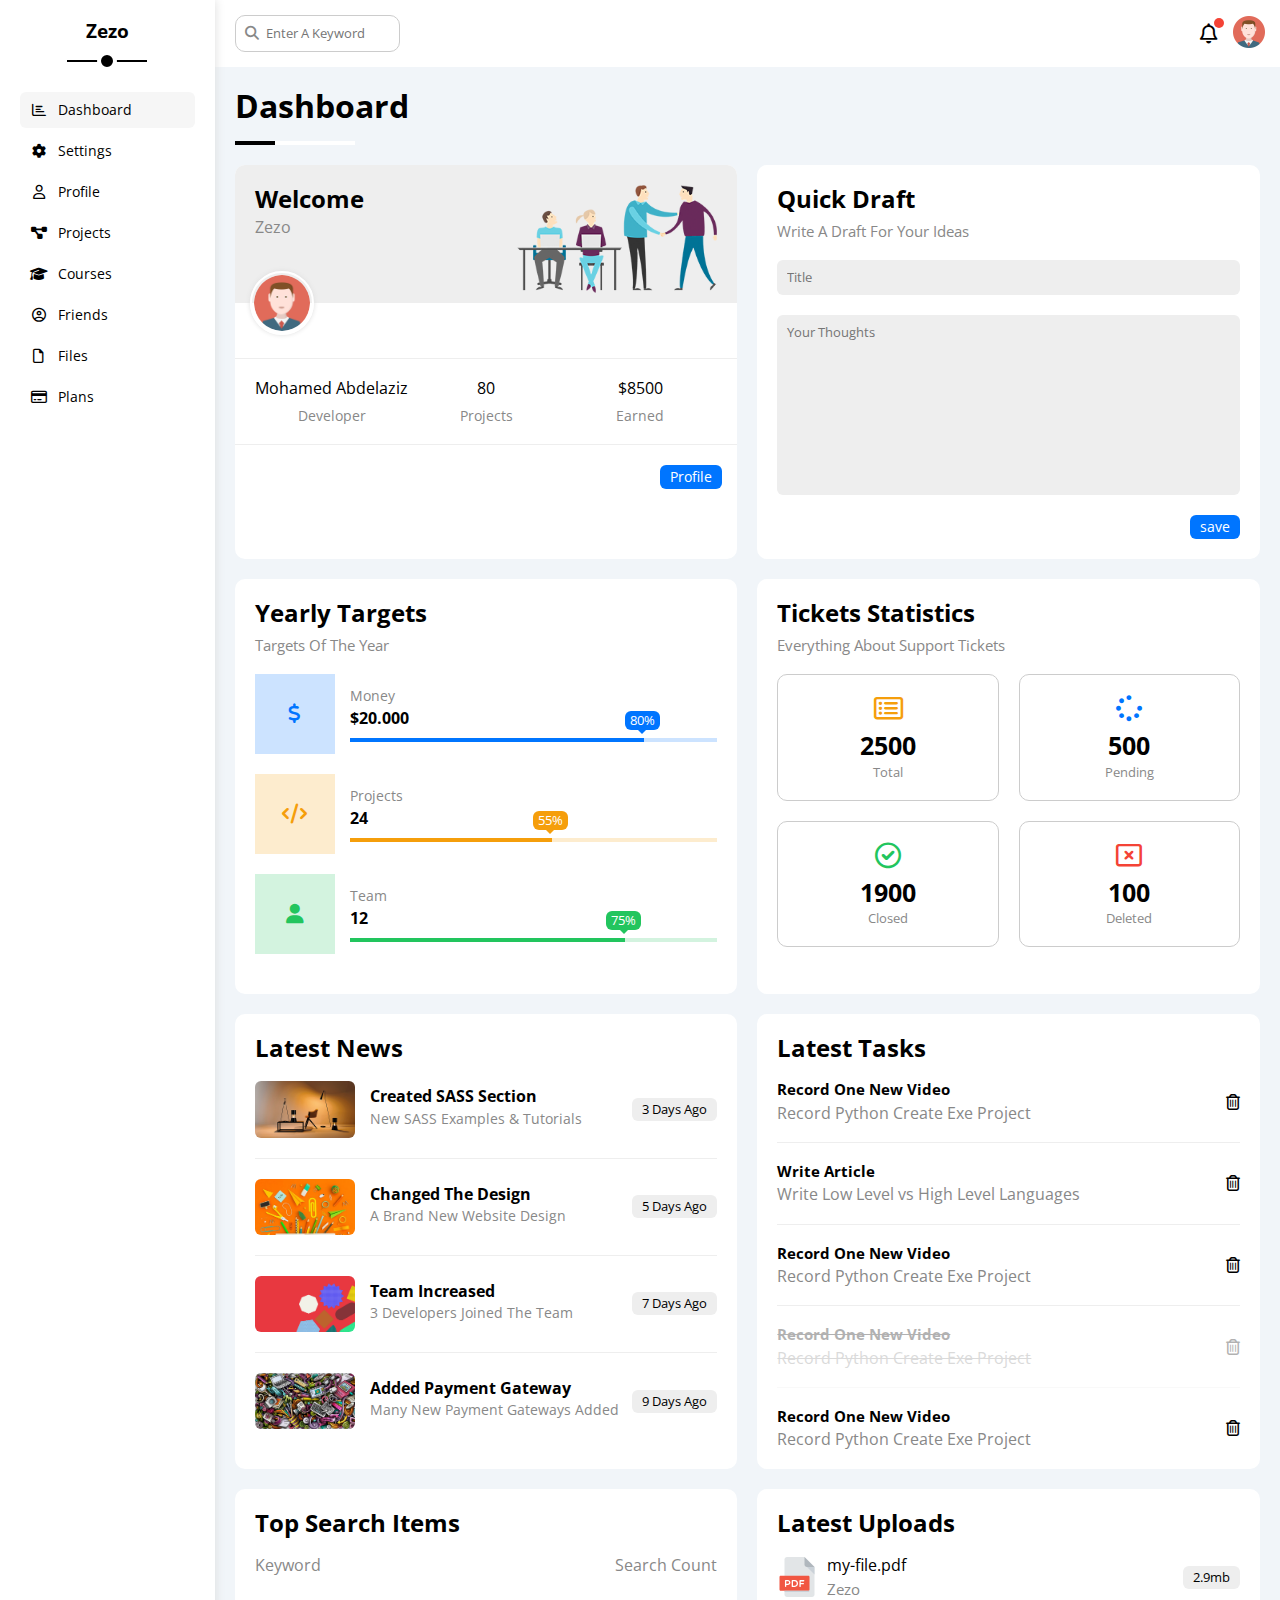
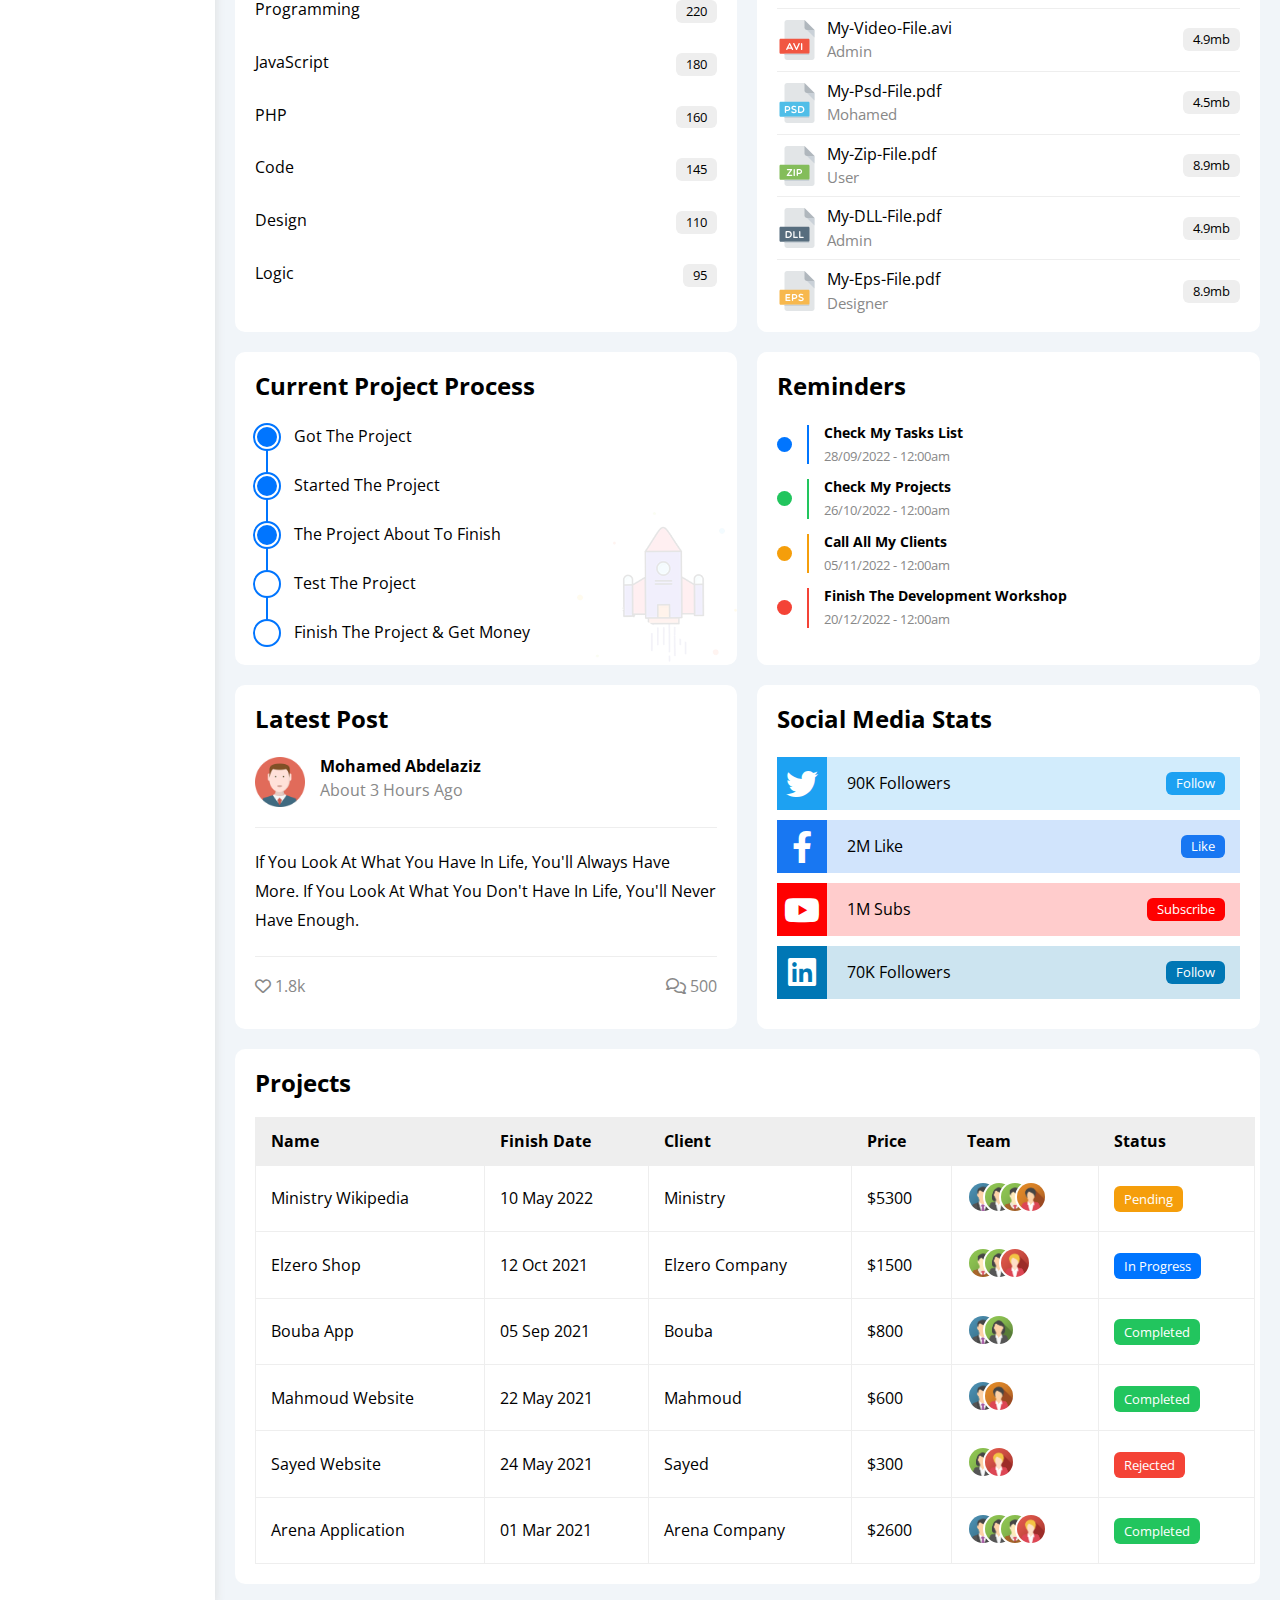
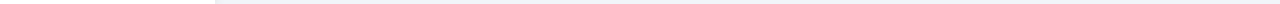
<file: index.html>
<!DOCTYPE html>
<html lang="en">
  <head>
    <meta charset="UTF-8" />
    <meta http-equiv="X-UA-Compatible" content="IE=edge" />
    <meta name="viewport" content="width=device-width, initial-scale=1.0" />
    <!-- Render Elements Normally -->
    <link rel="stylesheet" href="css/normalize.css" />
    <!-- Font Awesome Library -->
    <link rel="stylesheet" href="css/all.min.css" />
    <!-- CSS Framework -->
    <link rel="stylesheet" href="css/framework.css" />
    <!-- CSS Main File -->
    <link rel="stylesheet" href="css/style.css" />
    <!-- Google Fonts -->
    <link rel="preconnect" href="https://fonts.googleapis.com" />
    <link rel="preconnect" href="https://fonts.gstatic.com" crossorigin />
    <link
      href="https://fonts.googleapis.com/css2?family=Open+Sans:wght@300;500;600;700;800&display=swap"
      rel="stylesheet"
    />
    <title>Dashboard</title>
  </head>
  <body>
    <div class="page d-flex">
      <div class="sidebar bg-white p-20 pos-rel">
        <h3 class="pos-rel txt-c mt-0">Zezo</h3>
        <ul>
          <li>
            <a
              href="index.html"
              class="active d-flex align-c fs-14 c-black rad-6 p-10"
            >
              <i class="fa-regular fa-chart-bar fa-fw"></i>
              <span class="fs-14">Dashboard</span>
            </a>
          </li>
          <li>
            <a
              href="settings.html"
              class="d-flex align-c fs-14 c-black rad-6 p-10"
            >
              <i class="fa-solid fa-gear fa-fw"></i>
              <span class="fs-14">Settings</span>
            </a>
          </li>
          <li>
            <a
              href="profile.html"
              class="d-flex align-c fs-14 c-black rad-6 p-10"
            >
              <i class="fa-regular fa-user fa-fw"></i>
              <span class="fs-14">Profile</span>
            </a>
          </li>
          <li>
            <a
              href="projects.html"
              class="d-flex align-c fs-14 c-black rad-6 p-10"
            >
              <i class="fa-solid fa-diagram-project fa-fw"></i>
              <span class="fs-14">Projects</span>
            </a>
          </li>
          <li>
            <a
              href="courses.html"
              class="d-flex align-c fs-14 c-black rad-6 p-10"
            >
              <i class="fa-solid fa-graduation-cap fa-fw"></i>
              <span class="fs-14">Courses</span>
            </a>
          </li>
          <li>
            <a
              href="friends.html"
              class="d-flex align-c fs-14 c-black rad-6 p-10"
            >
              <i class="fa-regular fa-circle-user fa-fw"></i>
              <span class="fs-14">Friends</span>
            </a>
          </li>
          <li>
            <a
              href="files.html"
              class="d-flex align-c fs-14 c-black rad-6 p-10"
            >
              <i class="fa-regular fa-file fa-fw"></i>
              <span class="fs-14">Files</span>
            </a>
          </li>
          <li>
            <a
              href="plans.html"
              class="d-flex align-c fs-14 c-black rad-6 p-10"
            >
              <i class="fa-regular fa-credit-card fa-fw"></i>
              <span class="fs-14">Plans</span>
            </a>
          </li>
        </ul>
      </div>
      <div class="content w-full hide-ovrflw">
        <!-- Start Head -->
        <div class="head bg-white p-15 between-flex">
          <div class="search pos-rel">
            <input
              type="search"
              class="p-10 rad-10 b-ccc"
              placeholder="Enter A Keyword"
            />
          </div>
          <div class="icons d-flex align-c">
            <span class="notification pos-rel">
              <i class="fa-regular fa-bell fa-lg"></i>
            </span>
            <a href="profile.html">
              <img src="images/avatar.png" alt="avatar" />
            </a>
          </div>
        </div>
        <!-- End Head -->
        <h1 class="pos-rel ml-20">Dashboard</h1>
        <div class="wrapper d-grid gap-20 mr-20 ml-20 mb-20">
          <!-- Start Welcome Widget -->
          <div
            class="welcome bg-white rad-10 txt-c-mobile block-mobile hide-ovrflw"
          >
            <div class="intro p-20 bg-eee d-flex space-between">
              <div class="text">
                <h2 class="m-0">Welcome</h2>
                <p class="c-grey mt-5">Zezo</p>
              </div>
              <img class="hide-mobile" src="images/welcome.png" alt="welcome" />
            </div>
            <img src="images/avatar.png" alt="avatar" class="avatar" />
            <div
              class="body bg-white txt-c p-20 mt-20 mb-20 block-mobile d-flex bt-eee bb-eee"
            >
              <div>
                Mohamed Abdelaziz
                <span class="d-block c-grey fs-14 mt-10">Developer</span>
              </div>
              <div>
                80 <span class="d-block c-grey fs-14 mt-10">Projects</span>
              </div>
              <div>
                $8500 <span class="d-block c-grey fs-14 mt-10">Earned</span>
              </div>
            </div>
            <a
              href="profile.html"
              class="visit d-block fs-14 bg-blue c-white w-fit btn-shape"
              >Profile</a
            >
          </div>
          <!-- End Welcome Widget -->
          <!-- Start Quick Draft Widget -->
          <div class="quick-draft p-20 bg-white rad-10">
            <h2 class="mt-0 mb-10">Quick Draft</h2>
            <p class="mt-0 mb-20 c-grey fs-15">Write A Draft For Your Ideas</p>
            <form action="">
              <input
                class="d-block mb-20 rad-6 w-full p-10 b-none bg-eee fs-13"
                type="text"
                placeholder="Title"
              />
              <textarea
                class="d-block mb-20 rad-6 w-full p-10 b-none bg-eee fs-13"
                placeholder="Your Thoughts"
              ></textarea>
              <input
                class="save d-block bg-blue b-none w-fit fs-14 c-white btn-shape"
                type="submit"
                value="save"
              />
            </form>
          </div>
          <!-- End Quick Draft Widget -->
          <!-- Start Targets -->
          <div class="targets bg-white p-20 rad-10">
            <h2 class="mt-0 mb-10">Yearly Targets</h2>
            <p class="mt-0 mb-20 fs-15 c-grey">Targets Of The Year</p>
            <div class="target-row mb-20 center-flex money">
              <div class="icon center-flex">
                <i class="fa-solid fa-dollar-sign fa-lg c-blue"></i>
              </div>
              <div class="details">
                <span class="fs-14 c-grey">Money</span>
                <span class="d-block mt-5 mb-10 fw-bold">$20.000</span>
                <div class="progress pos-rel">
                  <span
                    class="bg-blue pos-rel d-block money"
                    style="width: 80%"
                  >
                    <span class="bg-blue c-white rad-6 fs-13">80%</span>
                  </span>
                </div>
              </div>
            </div>
            <div class="target-row mb-20 center-flex projects">
              <div class="icon center-flex">
                <i class="fa-solid fa-code fa-lg c-orange"></i>
              </div>
              <div class="details">
                <span class="fs-14 c-grey">Projects</span>
                <span class="d-block mt-5 mb-10 fw-bold">24</span>
                <div class="progress pos-rel">
                  <span
                    class="bg-orange pos-rel d-block projects"
                    style="width: 55%"
                  >
                    <span class="bg-orange c-white rad-6 fs-13">55%</span>
                  </span>
                </div>
              </div>
            </div>
            <div class="target-row mb-20 center-flex team">
              <div class="icon center-flex">
                <i class="fa-solid fa-user fa-lg c-green"></i>
              </div>
              <div class="details">
                <span class="fs-14 c-grey">Team</span>
                <span class="d-block mt-5 mb-10 fw-bold">12</span>
                <div class="progress pos-rel">
                  <span
                    class="bg-green pos-rel d-block team"
                    style="width: 75%"
                  >
                    <span class="bg-green c-white rad-6 fs-13">75%</span>
                  </span>
                </div>
              </div>
            </div>
          </div>
          <!-- End Targets -->
          <!-- Start Tickets -->
          <div class="tickets p-20 rad-10 bg-white">
            <h2 class="mt-0 mb-10">Tickets Statistics</h2>
            <p class="mt-0 mb-20 fs-15 c-grey">
              Everything About Support Tickets
            </p>
            <div class="d-flex wrap gap-20 txt-c">
              <div class="box p-20 rad-10 fs-13 c-grey b-ccc">
                <i
                  class="fa-regular fa-rectangle-list fa-2x mb-10 c-orange"
                ></i>
                <span class="fw-bold fs-25 mb-5 c-black d-block">2500</span>
                Total
              </div>
              <div class="box p-20 rad-10 fs-13 c-grey b-ccc">
                <i class="fa-solid fa-spinner fa-2x mb-10 c-blue"></i>
                <span class="fw-bold fs-25 mb-5 c-black d-block">500</span>
                Pending
              </div>
              <div class="box p-20 rad-10 fs-13 c-grey b-ccc">
                <i class="fa-regular fa-circle-check fa-2x mb-10 c-green"></i>
                <span class="fw-bold fs-25 mb-5 c-black d-block">1900</span>
                Closed
              </div>
              <div class="box p-20 rad-10 fs-13 c-grey b-ccc">
                <i class="fa-regular fa-rectangle-xmark fa-2x mb-10 c-red"></i>
                <span class="fw-bold fs-25 mb-5 c-black d-block">100</span>
                Deleted
              </div>
            </div>
          </div>
          <!-- End Tickets -->
          <!-- Start Lates News -->
          <div class="latest-news bg-white p-20 txt-c-mobile rad-10">
            <h2 class="mt-0 mb-20">Latest News</h2>
            <div
              class="news-row pb-20 mb-20 d-flex align-c block-mobile bb-eee"
            >
              <img
                class="w-100 mr-15 rad-6"
                src="images/news-01.png"
                alt="news"
              />
              <div class="info">
                <h3 class="mt-5 mb-5 fs-16">Created SASS Section</h3>
                <p class="mt-0 mb-10 fs-14 c-grey">
                  New SASS Examples & Tutorials
                </p>
              </div>
              <div class="bg-eee fs-13 btn-shape w-fit">3 Days Ago</div>
            </div>
            <div
              class="news-row pb-20 mb-20 d-flex align-c block-mobile bb-eee"
            >
              <img
                class="w-100 mr-15 rad-6"
                src="images/news-02.png"
                alt="news"
              />
              <div class="info">
                <h3 class="mt-5 mb-5 fs-16">Changed The Design</h3>
                <p class="mt-0 mb-10 fs-14 c-grey">
                  A Brand New Website Design
                </p>
              </div>
              <div class="bg-eee fs-13 btn-shape w-fit">5 Days Ago</div>
            </div>
            <div
              class="news-row pb-20 mb-20 d-flex align-c block-mobile bb-eee"
            >
              <img
                class="w-100 mr-15 rad-6"
                src="images/news-03.png"
                alt="news"
              />
              <div class="info">
                <h3 class="mt-5 mb-5 fs-16">Team Increased</h3>
                <p class="mt-0 mb-10 fs-14 c-grey">
                  3 Developers Joined The Team
                </p>
              </div>
              <div class="bg-eee fs-13 btn-shape w-fit">7 Days Ago</div>
            </div>
            <div class="news-row d-flex align-c block-mobile">
              <img
                class="w-100 mr-15 rad-6"
                src="images/news-04.png"
                alt="news"
              />
              <div class="info">
                <h3 class="mt-5 mb-5 fs-16">Added Payment Gateway</h3>
                <p class="mt-0 mb-10 fs-14 c-grey">
                  Many New Payment Gateways Added
                </p>
              </div>
              <div class="bg-eee fs-13 btn-shape w-fit">9 Days Ago</div>
            </div>
          </div>
          <!-- End Lates News -->
          <!-- Start Tasks -->
          <div class="tasks bg-white p-20 rad-10">
            <h2 class="mt-0 mb-20">Latest Tasks</h2>
            <div class="task-row between-flex pb-20 mb-20 bb-eee">
              <div class="text">
                <h3 class="mt-0 mb-5 fs-15">Record One New Video</h3>
                <p class="m-0 c-grey">Record Python Create Exe Project</p>
              </div>
              <i class="fa-regular fa-trash-can delete"></i>
            </div>
            <div class="task-row between-flex pb-20 mb-20 bb-eee">
              <div class="text">
                <h3 class="mt-0 mb-5 fs-15">Write Article</h3>
                <p class="m-0 c-grey">
                  Write Low Level vs High Level Languages
                </p>
              </div>
              <i class="fa-regular fa-trash-can delete"></i>
            </div>
            <div class="task-row between-flex pb-20 mb-20 bb-eee">
              <div class="text">
                <h3 class="mt-0 mb-5 fs-15">Record One New Video</h3>
                <p class="m-0 c-grey">Record Python Create Exe Project</p>
              </div>
              <i class="fa-regular fa-trash-can delete"></i>
            </div>
            <div class="task-row between-flex pb-20 mb-20 bb-eee finished">
              <div class="text">
                <h3 class="mt-0 mb-5 fs-15">Record One New Video</h3>
                <p class="m-0 c-grey">Record Python Create Exe Project</p>
              </div>
              <i class="fa-regular fa-trash-can delete"></i>
            </div>
            <div class="task-row between-flex">
              <div class="text">
                <h3 class="mt-0 mb-5 fs-15">Record One New Video</h3>
                <p class="m-0 c-grey">Record Python Create Exe Project</p>
              </div>
              <i class="fa-regular fa-trash-can delete"></i>
            </div>
          </div>
          <!-- End Tasks -->
          <!-- Start Search -->
          <div class="search-items bg-white p-20 rad-10">
            <h2 class="mt-0 mb-20">Top Search Items</h2>
            <div class="items-head d-flex space-between mb-10">
              <span class="c-grey">Keyword</span>
              <span class="c-grey">Search Count</span>
            </div>
            <div class="items pt-15 pb-15 d-flex space-between">
              <span>Programming</span>
              <span class="btn-shape bg-eee fs-13">220</span>
            </div>
            <div class="items pt-15 pb-15 d-flex space-between">
              <span>JavaScript</span>
              <span class="btn-shape bg-eee fs-13">180</span>
            </div>
            <div class="items pt-15 pb-15 d-flex space-between">
              <span>PHP</span>
              <span class="btn-shape bg-eee fs-13">160</span>
            </div>
            <div class="items pt-15 pb-15 d-flex space-between">
              <span>Code</span>
              <span class="btn-shape bg-eee fs-13">145</span>
            </div>
            <div class="items pt-15 pb-15 d-flex space-between">
              <span>Design</span>
              <span class="btn-shape bg-eee fs-13">110</span>
            </div>
            <div class="items pt-15 pb-15 d-flex space-between">
              <span>Logic</span>
              <span class="btn-shape bg-eee fs-13">95</span>
            </div>
          </div>
          <!-- End Search -->
          <!-- Start Lates Uploads -->
          <div class="latest-news bg-white p-20 rad-10">
            <h2 class="mt-0 mb-20">Latest Uploads</h2>
            <ul class="m-0">
              <li class="pb-10 mb-10 bb-eee between-flex">
                <div class="d-flex align-c">
                  <img class="w-40 h-40 mr-10" src="images/pdf.svg" alt="pdf" />
                  <div>
                    <span class="d-block mb-5">my-file.pdf</span>
                    <span class="c-grey fs-15">Zezo</span>
                  </div>
                </div>
                <div class="fs-13 bg-eee btn-shape">2.9mb</div>
              </li>
              <li class="pb-10 mb-10 bb-eee between-flex">
                <div class="d-flex align-c">
                  <img class="w-40 h-40 mr-10" src="images/avi.svg" alt="pdf" />
                  <div>
                    <span class="d-block mb-5">My-Video-File.avi</span>
                    <span class="c-grey fs-15">Admin</span>
                  </div>
                </div>
                <div class="fs-13 bg-eee btn-shape">4.9mb</div>
              </li>
              <li class="pb-10 mb-10 bb-eee between-flex">
                <div class="d-flex align-c">
                  <img class="w-40 h-40 mr-10" src="images/psd.svg" alt="pdf" />
                  <div>
                    <span class="d-block mb-5">My-Psd-File.pdf</span>
                    <span class="c-grey fs-15">Mohamed</span>
                  </div>
                </div>
                <div class="fs-13 bg-eee btn-shape">4.5mb</div>
              </li>
              <li class="pb-10 mb-10 bb-eee between-flex">
                <div class="d-flex align-c">
                  <img class="w-40 h-40 mr-10" src="images/zip.svg" alt="pdf" />
                  <div>
                    <span class="d-block mb-5">My-Zip-File.pdf</span>
                    <span class="c-grey fs-15">User</span>
                  </div>
                </div>
                <div class="fs-13 bg-eee btn-shape">8.9mb</div>
              </li>
              <li class="pb-10 mb-10 bb-eee between-flex">
                <div class="d-flex align-c">
                  <img class="w-40 h-40 mr-10" src="images/dll.svg" alt="pdf" />
                  <div>
                    <span class="d-block mb-5">My-DLL-File.pdf</span>
                    <span class="c-grey fs-15">Admin</span>
                  </div>
                </div>
                <div class="fs-13 bg-eee btn-shape">4.9mb</div>
              </li>
              <li class="between-flex">
                <div class="d-flex align-c">
                  <img class="w-40 h-40 mr-10" src="images/eps.svg" alt="pdf" />
                  <div>
                    <span class="d-block mb-5">My-Eps-File.pdf</span>
                    <span class="c-grey fs-15">Designer</span>
                  </div>
                </div>
                <div class="fs-13 bg-eee btn-shape">8.9mb</div>
              </li>
            </ul>
          </div>
          <!-- End Lates Uploads -->
          <!-- Start Current Project -->
          <div class="current-project bg-white p-20 rad-10 pos-rel">
            <h2 class="mt-0 mb-20">Current Project Process</h2>
            <img class="hide-mobile" src="images/project.png" alt="rocket" />
            <ul class="m-0 pos-rel">
              <li class="mt-25 d-flex align-c done">Got The Project</li>
              <li class="mt-25 d-flex align-c done">Started The Project</li>
              <li class="mt-25 d-flex align-c done">
                The Project About To Finish
              </li>
              <li class="mt-25 d-flex align-c current">Test The Project</li>
              <li class="mt-25 d-flex align-c">
                Finish The Project & Get Money
              </li>
            </ul>
          </div>
          <!-- End Current Project -->
          <!-- Start Reminders -->
          <div class="reminders bg-white p-20 rad-10">
            <h2 class="mt-0 mb-25">Reminders</h2>
            <div class="reminder mt-15 d-flex align-c">
              <span class="d-block bg-blue rad-half mr-15"></span>
              <div class="pl-15 blue">
                <p class="fs-14 fw-bold mt-0 mb-5">Check My Tasks List</p>
                <span class="c-grey fs-13">28/09/2022 - 12:00am</span>
              </div>
            </div>
            <div class="reminder mt-15 d-flex align-c">
              <span class="d-block bg-green rad-half mr-15"></span>
              <div class="pl-15 green">
                <p class="fs-14 fw-bold mt-0 mb-5">Check My Projects</p>
                <span class="c-grey fs-13">26/10/2022 - 12:00am</span>
              </div>
            </div>
            <div class="reminder mt-15 d-flex align-c">
              <span class="d-block bg-orange rad-half mr-15"></span>
              <div class="pl-15 orange">
                <p class="fs-14 fw-bold mt-0 mb-5">Call All My Clients</p>
                <span class="c-grey fs-13">05/11/2022 - 12:00am</span>
              </div>
            </div>
            <div class="reminder mt-15 d-flex align-c">
              <span class="d-block bg-red rad-half mr-15"></span>
              <div class="pl-15 red">
                <p class="fs-14 fw-bold mt-0 mb-5">
                  Finish The Development Workshop
                </p>
                <span class="c-grey fs-13">20/12/2022 - 12:00am</span>
              </div>
            </div>
          </div>
          <!-- End Reminders -->
          <!-- Start Lates Post -->
          <div class="latest-post bg-white p-20 rad-10">
            <h2 class="mt-0 mb-25">Latest Post</h2>
            <div class="d-flex">
              <img
                class="w-50 h-50 mr-15 avatar"
                src="images/avatar.png"
                alt="avatar"
              />
              <div>
                <span class="fw-bold d-block mb-5">Mohamed Abdelaziz</span>
                <span class="c-grey">About 3 Hours Ago</span>
              </div>
            </div>
            <div
              class="bt-eee bb-eee pt-20 pb-20 mt-20 mb-20 txt-c-mobile post"
            >
              If you look at what you have in life, you'll always have more. If
              you look at what you don't have in life, you'll never have enough.
            </div>
            <div class="c-grey between-flex">
              <span>
                <i class="fa-regular fa-heart"></i>
                1.8k
              </span>
              <span>
                <i class="fa-regular fa-comments"></i>
                500
              </span>
            </div>
          </div>
          <!-- End Lates Post -->
          <!-- Start Social Media -->
          <div class="social-media bg-white p-20 rad-10">
            <h2 class="mt-0 mb-25">Social Media Stats</h2>
            <div class="box twitter p-15 mb-10 pos-rel between-flex">
              <i
                class="fa-brands fa-twitter fa-2x c-white h-full center-flex w-50"
              ></i>
              <span>90K Followers</span>
              <a class="fs-13 btn-shape c-white" href="#">Follow</a>
            </div>
            <div class="box facebook p-15 mb-10 pos-rel between-flex">
              <i
                class="fa-brands fa-facebook-f fa-2x c-white h-full center-flex w-50"
              ></i>
              <span>2M Like</span>
              <a class="fs-13 btn-shape c-white" href="#">Like</a>
            </div>
            <div class="box youtube p-15 mb-10 pos-rel between-flex">
              <i
                class="fa-brands fa-youtube fa-2x c-white h-full center-flex w-50"
              ></i>
              <span> 1M Subs</span>
              <a class="fs-13 btn-shape c-white" href="#">Subscribe</a>
            </div>
            <div class="box linkedin p-15 mb-10 pos-rel between-flex">
              <i
                class="fa-brands fa-linkedin fa-2x c-white h-full center-flex w-50"
              ></i>
              <span>70K Followers</span>
              <a class="fs-13 btn-shape c-white" href="#">Follow</a>
            </div>
          </div>
          <!-- End Social Media -->
        </div>
        <!-- Start Table -->
        <div class="project-table p-20 rad-10 bg-white m-20">
          <h2 class="mt-0 mb-20">Projects</h2>
          <table class="w-full">
            <thead>
              <tr class="bg-eee">
                <td class="fw-bold bb-eee bl-eee p-15">Name</td>
                <td class="fw-bold bb-eee bl-eee p-15">Finish Date</td>
                <td class="fw-bold bb-eee bl-eee p-15">Client</td>
                <td class="fw-bold bb-eee bl-eee p-15">Price</td>
                <td class="fw-bold bb-eee bl-eee p-15">Team</td>
                <td class="fw-bold bb-eee bl-eee p-15">Status</td>
              </tr>
            </thead>
            <tbody>
              <tr>
                <td class="bb-eee bl-eee p-15">Ministry Wikipedia</td>
                <td class="bb-eee bl-eee p-15">10 May 2022</td>
                <td class="bb-eee bl-eee p-15">Ministry</td>
                <td class="bb-eee bl-eee p-15">$5300</td>
                <td class="bb-eee bl-eee p-15">
                  <img src="images/team-01.png" alt="team" />
                  <img src="images/team-02.png" alt="team" />
                  <img src="images/team-03.png" alt="team" />
                  <img src="images/team-04.png" alt="team" />
                </td>
                <td class="bb-eee bl-eee p-15 br-eee">
                  <span class="fs-13 btn-shape bg-orange c-white">Pending</span>
                </td>
              </tr>
              <tr>
                <td class="bb-eee bl-eee p-15">Elzero Shop</td>
                <td class="bb-eee bl-eee p-15">12 Oct 2021</td>
                <td class="bb-eee bl-eee p-15">Elzero Company</td>
                <td class="bb-eee bl-eee p-15">$1500</td>
                <td class="bb-eee bl-eee p-15">
                  <img src="images/team-03.png" alt="team" />
                  <img src="images/team-02.png" alt="team" />
                  <img src="images/team-05.png" alt="team" />
                </td>
                <td class="bb-eee bl-eee p-15 br-eee">
                  <span class="fs-13 btn-shape bg-blue c-white"
                    >In Progress</span
                  >
                </td>
              </tr>
              <tr>
                <td class="bb-eee bl-eee p-15">Bouba App</td>
                <td class="bb-eee bl-eee p-15">05 Sep 2021</td>
                <td class="bb-eee bl-eee p-15">Bouba</td>
                <td class="bb-eee bl-eee p-15">$800</td>
                <td class="bb-eee bl-eee p-15">
                  <img src="images/team-01.png" alt="team" />
                  <img src="images/team-02.png" alt="team" />
                </td>
                <td class="bb-eee bl-eee p-15 br-eee">
                  <span class="fs-13 btn-shape bg-green c-white"
                    >Completed</span
                  >
                </td>
              </tr>
              <tr>
                <td class="bb-eee bl-eee p-15">Mahmoud Website</td>
                <td class="bb-eee bl-eee p-15">22 May 2021</td>
                <td class="bb-eee bl-eee p-15">Mahmoud</td>
                <td class="bb-eee bl-eee p-15">$600</td>
                <td class="bb-eee bl-eee p-15">
                  <img src="images/team-01.png" alt="team" />
                  <img src="images/team-04.png" alt="team" />
                </td>
                <td class="bb-eee bl-eee p-15 br-eee">
                  <span class="fs-13 btn-shape bg-green c-white"
                    >Completed</span
                  >
                </td>
              </tr>
              <tr>
                <td class="bb-eee bl-eee p-15">Sayed Website</td>
                <td class="bb-eee bl-eee p-15">24 May 2021</td>
                <td class="bb-eee bl-eee p-15">Sayed</td>
                <td class="bb-eee bl-eee p-15">$300</td>
                <td class="bb-eee bl-eee p-15">
                  <img src="images/team-02.png" alt="team" />
                  <img src="images/team-05.png" alt="team" />
                </td>
                <td class="bb-eee bl-eee p-15 br-eee">
                  <span class="fs-13 btn-shape bg-red c-white">Rejected</span>
                </td>
              </tr>
              <tr>
                <td class="bb-eee bl-eee p-15">Arena Application</td>
                <td class="bb-eee bl-eee p-15">01 Mar 2021</td>
                <td class="bb-eee bl-eee p-15">Arena Company</td>
                <td class="bb-eee bl-eee p-15">$2600</td>
                <td class="bb-eee bl-eee p-15">
                  <img src="images/team-01.png" alt="team" />
                  <img src="images/team-02.png" alt="team" />
                  <img src="images/team-03.png" alt="team" />
                  <img src="images/team-05.png" alt="team" />
                </td>
                <td class="bb-eee bl-eee p-15 br-eee">
                  <span class="fs-13 btn-shape bg-green c-white"
                    >Completed</span
                  >
                </td>
              </tr>
            </tbody>
          </table>
        </div>
        <!-- End Table -->
      </div>
    </div>
  </body>
</html>
</file>
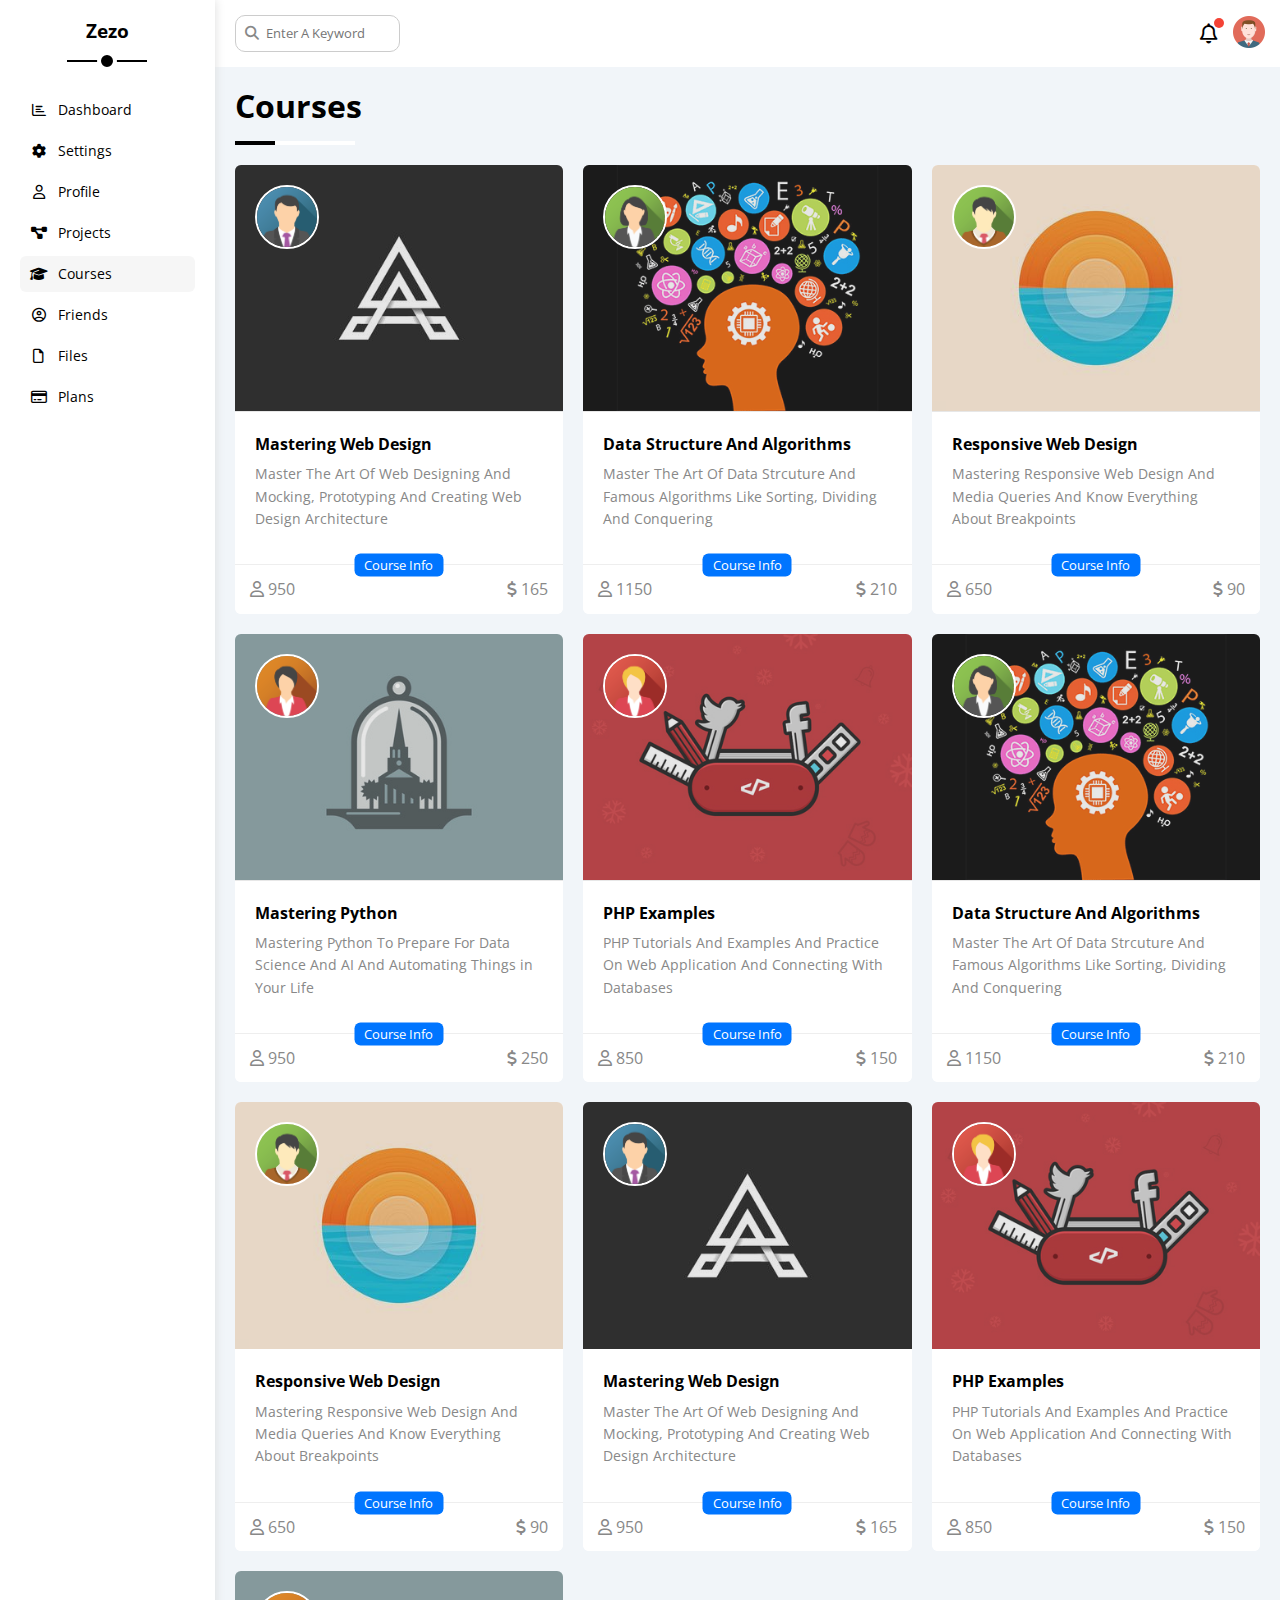
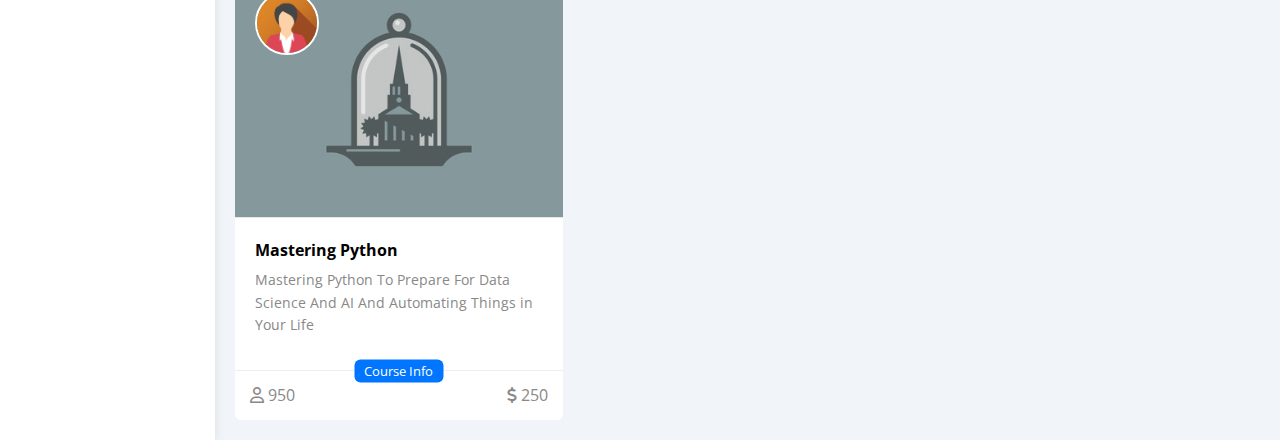
<file: courses.html>
<!DOCTYPE html>
<html lang="en">
  <head>
    <meta charset="UTF-8" />
    <meta http-equiv="X-UA-Compatible" content="IE=edge" />
    <meta name="viewport" content="width=device-width, initial-scale=1.0" />
    <!-- Render Elements Normally -->
    <link rel="stylesheet" href="css/normalize.css" />
    <!-- Font Awesome Library -->
    <link rel="stylesheet" href="css/all.min.css" />
    <!-- CSS Framework -->
    <link rel="stylesheet" href="css/framework.css" />
    <!-- CSS Main File -->
    <link rel="stylesheet" href="css/style.css" />
    <!-- Google Fonts -->
    <link rel="preconnect" href="https://fonts.googleapis.com" />
    <link rel="preconnect" href="https://fonts.gstatic.com" crossorigin />
    <link
      href="https://fonts.googleapis.com/css2?family=Open+Sans:wght@300;500;600;700;800&display=swap"
      rel="stylesheet"
    />
    <title>Courses</title>
  </head>
  <body>
    <div class="page d-flex">
      <div class="sidebar bg-white p-20 pos-rel">
        <h3 class="pos-rel txt-c mt-0">Zezo</h3>
        <ul>
          <li>
            <a
              href="index.html"
              class="d-flex align-c fs-14 c-black rad-6 p-10"
            >
              <i class="fa-regular fa-chart-bar fa-fw"></i>
              <span class="fs-14">Dashboard</span>
            </a>
          </li>
          <li>
            <a
              href="settings.html"
              class="d-flex align-c fs-14 c-black rad-6 p-10"
            >
              <i class="fa-solid fa-gear fa-fw"></i>
              <span class="fs-14">Settings</span>
            </a>
          </li>
          <li>
            <a
              href="profile.html"
              class="d-flex align-c fs-14 c-black rad-6 p-10"
            >
              <i class="fa-regular fa-user fa-fw"></i>
              <span class="fs-14">Profile</span>
            </a>
          </li>
          <li>
            <a
              href="projects.html"
              class="d-flex align-c fs-14 c-black rad-6 p-10"
            >
              <i class="fa-solid fa-diagram-project fa-fw"></i>
              <span class="fs-14">Projects</span>
            </a>
          </li>
          <li>
            <a
              href="courses.html"
              class="active d-flex align-c fs-14 c-black rad-6 p-10"
            >
              <i class="fa-solid fa-graduation-cap fa-fw"></i>
              <span class="fs-14">Courses</span>
            </a>
          </li>
          <li>
            <a
              href="friends.html"
              class="d-flex align-c fs-14 c-black rad-6 p-10"
            >
              <i class="fa-regular fa-circle-user fa-fw"></i>
              <span class="fs-14">Friends</span>
            </a>
          </li>
          <li>
            <a
              href="files.html"
              class="d-flex align-c fs-14 c-black rad-6 p-10"
            >
              <i class="fa-regular fa-file fa-fw"></i>
              <span class="fs-14">Files</span>
            </a>
          </li>
          <li>
            <a
              href="plans.html"
              class="d-flex align-c fs-14 c-black rad-6 p-10"
            >
              <i class="fa-regular fa-credit-card fa-fw"></i>
              <span class="fs-14">Plans</span>
            </a>
          </li>
        </ul>
      </div>
      <div class="content w-full hide-ovrflw">
        <!-- Start Head -->
        <div class="head bg-white p-15 between-flex">
          <div class="search pos-rel">
            <input
              type="search"
              class="p-10 rad-10 b-ccc"
              placeholder="Enter A Keyword"
            />
          </div>
          <div class="icons d-flex align-c">
            <span class="notification pos-rel">
              <i class="fa-regular fa-bell fa-lg"></i>
            </span>
            <a href="profile.html">
              <img src="images/avatar.png" alt="avatar" />
            </a>
          </div>
        </div>
        <!-- End Head -->
        <h1 class="pos-rel ml-20">Courses</h1>
        <!-- Start Courses -->
        <div class="courses-page m-20 d-grid gap-20">
          <div class="course bg-white rad-6 pos-rel hide-ovrflw">
            <div class="cover-holder">
              <img class="cover" src="images/course-01.jpg" alt="course" />
            </div>
            <img class="instructor" src="images/team-01.png" alt="instructor" />
            <div class="p-20 bg-white">
              <h4 class="m-0">Mastering Web Design</h4>
              <p class="mt-10 c-grey fs-14">
                Master The Art Of Web Designing And Mocking, Prototyping And
                Creating Web Design Architecture
              </p>
            </div>
            <div class="info pos-rel between-flex bt-eee p-15 bg-white">
              <span class="bg-blue c-white btn-shape fs-13">Course Info</span>
              <span class="c-grey">
                <i class="fa-regular fa-user"></i>
                950
              </span>
              <span class="c-grey">
                <i class="fa-solid fa-dollar-sign"></i>
                165
              </span>
            </div>
          </div>
          <div class="course bg-white rad-6 pos-rel hide-ovrflw">
            <div class="cover-holder">
              <img class="cover" src="images/course-02.jpg" alt="course" />
            </div>
            <img class="instructor" src="images/team-02.png" alt="instructor" />
            <div class="p-20 bg-white">
              <h4 class="m-0">Data Structure And Algorithms</h4>
              <p class="mt-10 c-grey fs-14">
                Master The Art Of Data Strcuture And Famous Algorithms Like
                Sorting, Dividing And Conquering
              </p>
            </div>
            <div class="info pos-rel between-flex bt-eee p-15 bg-white">
              <span class="bg-blue c-white btn-shape fs-13">Course Info</span>
              <span class="c-grey">
                <i class="fa-regular fa-user"></i>
                1150
              </span>
              <span class="c-grey">
                <i class="fa-solid fa-dollar-sign"></i>
                210
              </span>
            </div>
          </div>
          <div class="course bg-white rad-6 pos-rel hide-ovrflw">
            <div class="cover-holder">
              <img class="cover" src="images/course-03.jpg" alt="course" />
            </div>
            <img class="instructor" src="images/team-03.png" alt="instructor" />
            <div class="p-20 bg-white">
              <h4 class="m-0">Responsive Web Design</h4>
              <p class="mt-10 c-grey fs-14">
                Mastering Responsive Web Design And Media Queries And Know
                Everything About Breakpoints
              </p>
            </div>
            <div class="info pos-rel between-flex bt-eee p-15 bg-white">
              <span class="bg-blue c-white btn-shape fs-13">Course Info</span>
              <span class="c-grey">
                <i class="fa-regular fa-user"></i>
                650
              </span>
              <span class="c-grey">
                <i class="fa-solid fa-dollar-sign"></i>
                90
              </span>
            </div>
          </div>

          <div class="course bg-white rad-6 pos-rel hide-ovrflw">
            <div class="cover-holder">
              <img class="cover" src="images/course-04.jpg" alt="course" />
            </div>
            <img class="instructor" src="images/team-04.png" alt="instructor" />
            <div class="p-20 bg-white">
              <h4 class="m-0">Mastering Python</h4>
              <p class="mt-10 c-grey fs-14">
                Mastering Python To Prepare For Data Science And AI And
                Automating Things in Your Life
              </p>
            </div>
            <div class="info pos-rel between-flex bt-eee p-15 bg-white">
              <span class="bg-blue c-white btn-shape fs-13">Course Info</span>
              <span class="c-grey">
                <i class="fa-regular fa-user"></i>
                950
              </span>
              <span class="c-grey">
                <i class="fa-solid fa-dollar-sign"></i>
                250
              </span>
            </div>
          </div>

          <div class="course bg-white rad-6 pos-rel hide-ovrflw">
            <div class="cover-holder">
              <img class="cover" src="images/course-05.jpg" alt="course" />
            </div>
            <img class="instructor" src="images/team-05.png" alt="instructor" />
            <div class="p-20 bg-white">
              <h4 class="m-0">PHP Examples</h4>
              <p class="mt-10 c-grey fs-14">
                PHP Tutorials And Examples And Practice On Web Application And
                Connecting With Databases
              </p>
            </div>
            <div class="info pos-rel between-flex bt-eee p-15 bg-white">
              <span class="bg-blue c-white btn-shape fs-13">Course Info</span>
              <span class="c-grey">
                <i class="fa-regular fa-user"></i>
                850
              </span>
              <span class="c-grey">
                <i class="fa-solid fa-dollar-sign"></i>
                150
              </span>
            </div>
          </div>

          <div class="course bg-white rad-6 pos-rel hide-ovrflw">
            <div class="cover-holder">
              <img class="cover" src="images/course-02.jpg" alt="course" />
            </div>
            <img class="instructor" src="images/team-02.png" alt="instructor" />
            <div class="p-20 bg-white">
              <h4 class="m-0">Data Structure And Algorithms</h4>
              <p class="mt-10 c-grey fs-14">
                Master The Art Of Data Strcuture And Famous Algorithms Like
                Sorting, Dividing And Conquering
              </p>
            </div>
            <div class="info pos-rel between-flex bt-eee p-15 bg-white">
              <span class="bg-blue c-white btn-shape fs-13">Course Info</span>
              <span class="c-grey">
                <i class="fa-regular fa-user"></i>
                1150
              </span>
              <span class="c-grey">
                <i class="fa-solid fa-dollar-sign"></i>
                210
              </span>
            </div>
          </div>

          <div class="course bg-white rad-6 pos-rel hide-ovrflw">
            <div class="cover-holder">
              <img class="cover" src="images/course-03.jpg" alt="course" />
            </div>
            <img class="instructor" src="images/team-03.png" alt="instructor" />
            <div class="p-20 bg-white">
              <h4 class="m-0">Responsive Web Design</h4>
              <p class="mt-10 c-grey fs-14">
                Mastering Responsive Web Design And Media Queries And Know
                Everything About Breakpoints
              </p>
            </div>
            <div class="info pos-rel between-flex bt-eee p-15 bg-white">
              <span class="bg-blue c-white btn-shape fs-13">Course Info</span>
              <span class="c-grey">
                <i class="fa-regular fa-user"></i>
                650
              </span>
              <span class="c-grey">
                <i class="fa-solid fa-dollar-sign"></i>
                90
              </span>
            </div>
          </div>

          <div class="course bg-white rad-6 pos-rel hide-ovrflw">
            <div class="cover-holder">
              <img class="cover" src="images/course-01.jpg" alt="course" />
            </div>
            <img class="instructor" src="images/team-01.png" alt="instructor" />
            <div class="p-20 bg-white">
              <h4 class="m-0">Mastering Web Design</h4>
              <p class="mt-10 c-grey fs-14">
                Master The Art Of Web Designing And Mocking, Prototyping And
                Creating Web Design Architecture
              </p>
            </div>
            <div class="info pos-rel between-flex bt-eee p-15 bg-white">
              <span class="bg-blue c-white btn-shape fs-13">Course Info</span>
              <span class="c-grey">
                <i class="fa-regular fa-user"></i>
                950
              </span>
              <span class="c-grey">
                <i class="fa-solid fa-dollar-sign"></i>
                165
              </span>
            </div>
          </div>

          <div class="course bg-white rad-6 pos-rel hide-ovrflw">
            <div class="cover-holder">
              <img class="cover" src="images/course-05.jpg" alt="course" />
            </div>
            <img class="instructor" src="images/team-05.png" alt="instructor" />
            <div class="p-20 bg-white">
              <h4 class="m-0">PHP Examples</h4>
              <p class="mt-10 c-grey fs-14">
                PHP Tutorials And Examples And Practice On Web Application And
                Connecting With Databases
              </p>
            </div>
            <div class="info pos-rel between-flex bt-eee p-15 bg-white">
              <span class="bg-blue c-white btn-shape fs-13">Course Info</span>
              <span class="c-grey">
                <i class="fa-regular fa-user"></i>
                850
              </span>
              <span class="c-grey">
                <i class="fa-solid fa-dollar-sign"></i>
                150
              </span>
            </div>
          </div>

          <div class="course bg-white rad-6 pos-rel hide-ovrflw">
            <div class="cover-holder">
              <img class="cover" src="images/course-04.jpg" alt="course" />
            </div>
            <img class="instructor" src="images/team-04.png" alt="instructor" />
            <div class="p-20 bg-white">
              <h4 class="m-0">Mastering Python</h4>
              <p class="mt-10 c-grey fs-14">
                Mastering Python To Prepare For Data Science And AI And
                Automating Things in Your Life
              </p>
            </div>
            <div class="info pos-rel between-flex bt-eee p-15 bg-white">
              <span class="bg-blue c-white btn-shape fs-13">Course Info</span>
              <span class="c-grey">
                <i class="fa-regular fa-user"></i>
                950
              </span>
              <span class="c-grey">
                <i class="fa-solid fa-dollar-sign"></i>
                250
              </span>
            </div>
          </div>
        </div>
        <!-- End Courses -->
      </div>
    </div>
  </body>
</html>
</file>
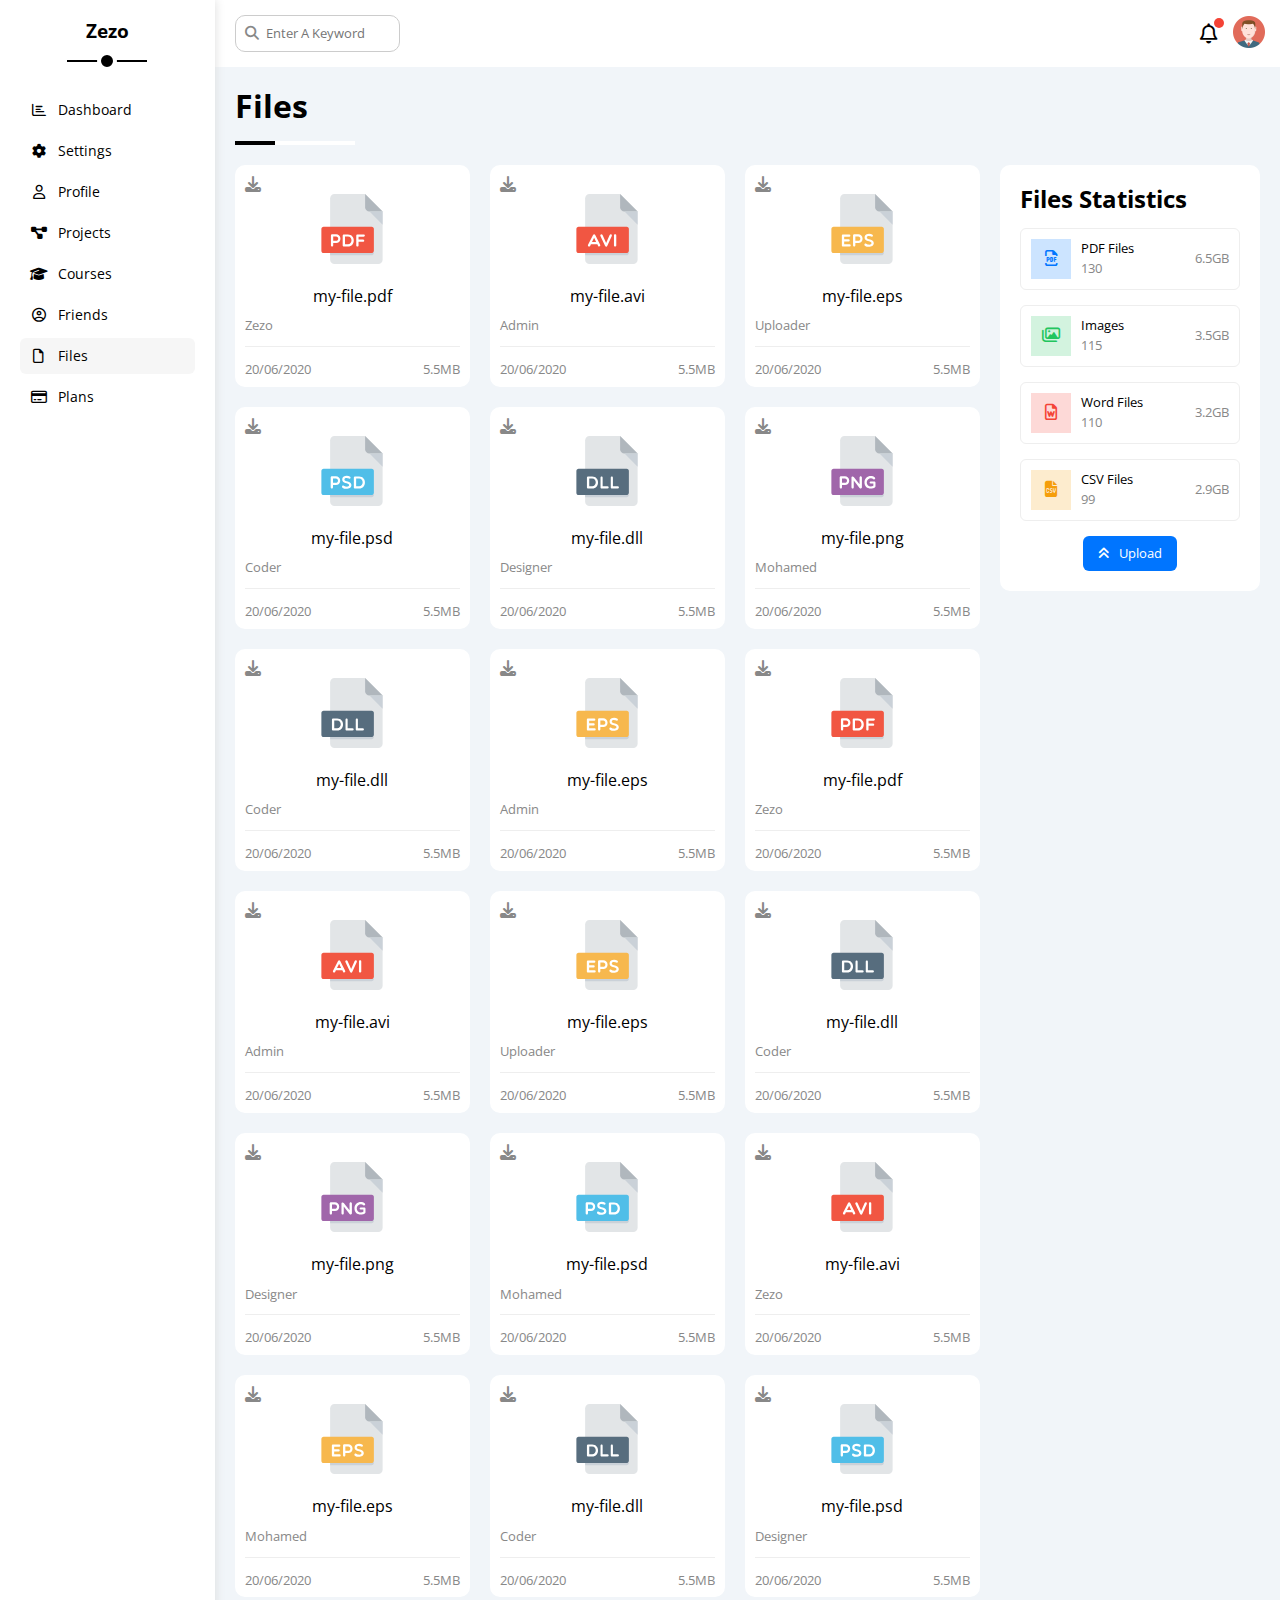
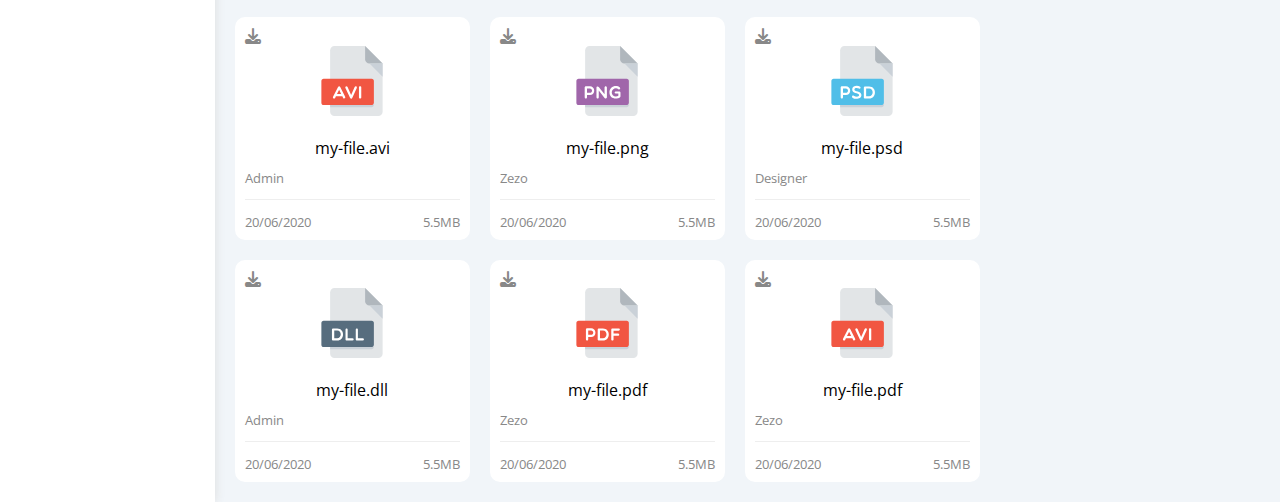
<file: files.html>
<!DOCTYPE html>
<html lang="en">
  <head>
    <meta charset="UTF-8" />
    <meta http-equiv="X-UA-Compatible" content="IE=edge" />
    <meta name="viewport" content="width=device-width, initial-scale=1.0" />
    <!-- Render Elements Normally -->
    <link rel="stylesheet" href="css/normalize.css" />
    <!-- Font Awesome Library -->
    <link rel="stylesheet" href="css/all.min.css" />
    <!-- CSS Framework -->
    <link rel="stylesheet" href="css/framework.css" />
    <!-- CSS Main File -->
    <link rel="stylesheet" href="css/style.css" />
    <!-- Google Fonts -->
    <link rel="preconnect" href="https://fonts.googleapis.com" />
    <link rel="preconnect" href="https://fonts.gstatic.com" crossorigin />
    <link
      href="https://fonts.googleapis.com/css2?family=Open+Sans:wght@300;500;600;700;800&display=swap"
      rel="stylesheet"
    />
    <title>Files</title>
  </head>
  <body>
    <div class="page d-flex">
      <div class="sidebar bg-white p-20 pos-rel">
        <h3 class="pos-rel txt-c mt-0">Zezo</h3>
        <ul>
          <li>
            <a
              href="index.html"
              class="d-flex align-c fs-14 c-black rad-6 p-10"
            >
              <i class="fa-regular fa-chart-bar fa-fw"></i>
              <span class="fs-14">Dashboard</span>
            </a>
          </li>
          <li>
            <a
              href="settings.html"
              class="d-flex align-c fs-14 c-black rad-6 p-10"
            >
              <i class="fa-solid fa-gear fa-fw"></i>
              <span class="fs-14">Settings</span>
            </a>
          </li>
          <li>
            <a
              href="profile.html"
              class="d-flex align-c fs-14 c-black rad-6 p-10"
            >
              <i class="fa-regular fa-user fa-fw"></i>
              <span class="fs-14">Profile</span>
            </a>
          </li>
          <li>
            <a
              href="projects.html"
              class="d-flex align-c fs-14 c-black rad-6 p-10"
            >
              <i class="fa-solid fa-diagram-project fa-fw"></i>
              <span class="fs-14">Projects</span>
            </a>
          </li>
          <li>
            <a
              href="courses.html"
              class="d-flex align-c fs-14 c-black rad-6 p-10"
            >
              <i class="fa-solid fa-graduation-cap fa-fw"></i>
              <span class="fs-14">Courses</span>
            </a>
          </li>
          <li>
            <a
              href="friends.html"
              class="d-flex align-c fs-14 c-black rad-6 p-10"
            >
              <i class="fa-regular fa-circle-user fa-fw"></i>
              <span class="fs-14">Friends</span>
            </a>
          </li>
          <li>
            <a
              href="files.html"
              class="active d-flex align-c fs-14 c-black rad-6 p-10"
            >
              <i class="fa-regular fa-file fa-fw"></i>
              <span class="fs-14">Files</span>
            </a>
          </li>
          <li>
            <a
              href="plans.html"
              class="d-flex align-c fs-14 c-black rad-6 p-10"
            >
              <i class="fa-regular fa-credit-card fa-fw"></i>
              <span class="fs-14">Plans</span>
            </a>
          </li>
        </ul>
      </div>
      <div class="content w-full hide-ovrflw">
        <!-- Start Head -->
        <div class="head bg-white p-15 between-flex">
          <div class="search pos-rel">
            <input
              type="search"
              class="p-10 rad-10 b-ccc"
              placeholder="Enter A Keyword"
            />
          </div>
          <div class="icons d-flex align-c">
            <span class="notification pos-rel">
              <i class="fa-regular fa-bell fa-lg"></i>
            </span>
            <a href="profile.html">
              <img src="images/avatar.png" alt="avatar" />
            </a>
          </div>
        </div>
        <!-- End Head -->
        <h1 class="pos-rel ml-20">Files</h1>
        <!-- Start Files -->
        <div class="files-page m-20 d-flex gap-20">
          <div class="files-stats rad-10 p-20 bg-white">
            <h2 class="mt-0 mb-15 txt-c-mobile">Files Statistics</h2>
            <div class="d-flex align-c b-eee p-10 rad-6 mb-15 fs-13">
              <i
                class="fa-regular fa-file-pdf fa-lg blue center-flex c-blue mr-10 h-40 w-40 p-10 icon"
              ></i>
              <div class="info">
                <span>PDF Files</span>
                <span class="d-block c-grey fs-13 mt-5">130</span>
              </div>
              <div class="size fs-13 c-grey">6.5GB</div>
            </div>
            <div class="d-flex align-c b-eee p-10 rad-6 mb-15 fs-13">
              <i
                class="fa-regular fa-images fa-lg green center-flex c-green mr-10 h-40 w-40 p-10 icon"
              ></i>
              <div class="info">
                <span>Images</span>
                <span class="d-block c-grey fs-13 mt-5">115</span>
              </div>
              <div class="size fs-13 c-grey">3.5GB</div>
            </div>
            <div class="d-flex align-c b-eee p-10 rad-6 mb-15 fs-13">
              <i
                class="fa-regular fa-file-word fa-lg red center-flex c-red mr-10 h-40 w-40 p-10 icon"
              ></i>
              <div class="info">
                <span>Word Files</span>
                <span class="d-block c-grey fs-13 mt-5">110</span>
              </div>
              <div class="size fs-13 c-grey">3.2GB</div>
            </div>
            <div class="d-flex align-c b-eee p-10 rad-6 fs-13">
              <i
                class="fa-solid fa-file-csv fa-lg orange center-flex c-orange mr-10 h-40 w-40 p-10 icon"
              ></i>
              <div class="info">
                <span>CSV Files</span>
                <span class="d-block c-grey fs-13 mt-5">99</span>
              </div>
              <div class="size fs-13 c-grey">2.9GB</div>
            </div>
            <a
              class="upload btn-shape c-white bg-blue center-flex p-15 w-fit fs-13"
              href="#"
            >
              <i class="fa-solid fa-angles-up mr-10"></i>
              Upload</a
            >
          </div>
          <div class="files-content d-grid gap-20">
            <div class="file rad-10 bg-white p-10">
              <i class="fa-solid fa-download c-grey p-absolute"></i>
              <div class="icon txt-c">
                <img class="w-70 h-70" src="images/pdf.svg" alt="pdf" />
              </div>
              <div class="txt-c mt-20 mb-10">my-file.pdf</div>
              <p class="c-grey fs-13">Zezo</p>
              <div class="info between-flex pt-15 bt-eee">
                <span class="c-grey fs-13">20/06/2020 </span>
                <span class="c-grey fs-13">5.5MB</span>
              </div>
            </div>
            <div class="file rad-10 bg-white p-10">
              <i class="fa-solid fa-download c-grey p-absolute"></i>
              <div class="icon txt-c">
                <img class="w-70 h-70" src="images/avi.svg" alt="pdf" />
              </div>
              <div class="txt-c mt-20 mb-10">my-file.avi</div>
              <p class="c-grey fs-13">Admin</p>
              <div class="info between-flex pt-15 bt-eee">
                <span class="c-grey fs-13">20/06/2020 </span>
                <span class="c-grey fs-13">5.5MB</span>
              </div>
            </div>
            <div class="file rad-10 bg-white p-10">
              <i class="fa-solid fa-download c-grey p-absolute"></i>
              <div class="icon txt-c">
                <img class="w-70 h-70" src="images/eps.svg" alt="pdf" />
              </div>
              <div class="txt-c mt-20 mb-10">my-file.eps</div>
              <p class="c-grey fs-13">Uploader</p>
              <div class="info between-flex pt-15 bt-eee">
                <span class="c-grey fs-13">20/06/2020 </span>
                <span class="c-grey fs-13">5.5MB</span>
              </div>
            </div>
            <div class="file rad-10 bg-white p-10">
              <i class="fa-solid fa-download c-grey p-absolute"></i>
              <div class="icon txt-c">
                <img class="w-70 h-70" src="images/psd.svg" alt="pdf" />
              </div>
              <div class="txt-c mt-20 mb-10">my-file.psd</div>
              <p class="c-grey fs-13">Coder</p>
              <div class="info between-flex pt-15 bt-eee">
                <span class="c-grey fs-13">20/06/2020 </span>
                <span class="c-grey fs-13">5.5MB</span>
              </div>
            </div>
            <div class="file rad-10 bg-white p-10">
              <i class="fa-solid fa-download c-grey p-absolute"></i>
              <div class="icon txt-c">
                <img class="w-70 h-70" src="images/dll.svg" alt="pdf" />
              </div>
              <div class="txt-c mt-20 mb-10">my-file.dll</div>
              <p class="c-grey fs-13">Designer</p>
              <div class="info between-flex pt-15 bt-eee">
                <span class="c-grey fs-13">20/06/2020 </span>
                <span class="c-grey fs-13">5.5MB</span>
              </div>
            </div>
            <div class="file rad-10 bg-white p-10">
              <i class="fa-solid fa-download c-grey p-absolute"></i>
              <div class="icon txt-c">
                <img class="w-70 h-70" src="images/png.svg" alt="pdf" />
              </div>
              <div class="txt-c mt-20 mb-10">my-file.png</div>
              <p class="c-grey fs-13">Mohamed</p>
              <div class="info between-flex pt-15 bt-eee">
                <span class="c-grey fs-13">20/06/2020 </span>
                <span class="c-grey fs-13">5.5MB</span>
              </div>
            </div>
            <div class="file rad-10 bg-white p-10">
              <i class="fa-solid fa-download c-grey p-absolute"></i>
              <div class="icon txt-c">
                <img class="w-70 h-70" src="images/dll.svg" alt="pdf" />
              </div>
              <div class="txt-c mt-20 mb-10">my-file.dll</div>
              <p class="c-grey fs-13">Coder</p>
              <div class="info between-flex pt-15 bt-eee">
                <span class="c-grey fs-13">20/06/2020 </span>
                <span class="c-grey fs-13">5.5MB</span>
              </div>
            </div>
            <div class="file rad-10 bg-white p-10">
              <i class="fa-solid fa-download c-grey p-absolute"></i>
              <div class="icon txt-c">
                <img class="w-70 h-70" src="images/eps.svg" alt="pdf" />
              </div>
              <div class="txt-c mt-20 mb-10">my-file.eps</div>
              <p class="c-grey fs-13">Admin</p>
              <div class="info between-flex pt-15 bt-eee">
                <span class="c-grey fs-13">20/06/2020 </span>
                <span class="c-grey fs-13">5.5MB</span>
              </div>
            </div>
            <div class="file rad-10 bg-white p-10">
              <i class="fa-solid fa-download c-grey p-absolute"></i>
              <div class="icon txt-c">
                <img class="w-70 h-70" src="images/pdf.svg" alt="pdf" />
              </div>
              <div class="txt-c mt-20 mb-10">my-file.pdf</div>
              <p class="c-grey fs-13">Zezo</p>
              <div class="info between-flex pt-15 bt-eee">
                <span class="c-grey fs-13">20/06/2020 </span>
                <span class="c-grey fs-13">5.5MB</span>
              </div>
            </div>
            <div class="file rad-10 bg-white p-10">
              <i class="fa-solid fa-download c-grey p-absolute"></i>
              <div class="icon txt-c">
                <img class="w-70 h-70" src="images/avi.svg" alt="pdf" />
              </div>
              <div class="txt-c mt-20 mb-10">my-file.avi</div>
              <p class="c-grey fs-13">Admin</p>
              <div class="info between-flex pt-15 bt-eee">
                <span class="c-grey fs-13">20/06/2020 </span>
                <span class="c-grey fs-13">5.5MB</span>
              </div>
            </div>
            <div class="file rad-10 bg-white p-10">
              <i class="fa-solid fa-download c-grey p-absolute"></i>
              <div class="icon txt-c">
                <img class="w-70 h-70" src="images/eps.svg" alt="pdf" />
              </div>
              <div class="txt-c mt-20 mb-10">my-file.eps</div>
              <p class="c-grey fs-13">Uploader</p>
              <div class="info between-flex pt-15 bt-eee">
                <span class="c-grey fs-13">20/06/2020 </span>
                <span class="c-grey fs-13">5.5MB</span>
              </div>
            </div>
            <div class="file rad-10 bg-white p-10">
              <i class="fa-solid fa-download c-grey p-absolute"></i>
              <div class="icon txt-c">
                <img class="w-70 h-70" src="images/dll.svg" alt="pdf" />
              </div>
              <div class="txt-c mt-20 mb-10">my-file.dll</div>
              <p class="c-grey fs-13">Coder</p>
              <div class="info between-flex pt-15 bt-eee">
                <span class="c-grey fs-13">20/06/2020 </span>
                <span class="c-grey fs-13">5.5MB</span>
              </div>
            </div>
            <div class="file rad-10 bg-white p-10">
              <i class="fa-solid fa-download c-grey p-absolute"></i>
              <div class="icon txt-c">
                <img class="w-70 h-70" src="images/png.svg" alt="pdf" />
              </div>
              <div class="txt-c mt-20 mb-10">my-file.png</div>
              <p class="c-grey fs-13">Designer</p>
              <div class="info between-flex pt-15 bt-eee">
                <span class="c-grey fs-13">20/06/2020 </span>
                <span class="c-grey fs-13">5.5MB</span>
              </div>
            </div>
            <div class="file rad-10 bg-white p-10">
              <i class="fa-solid fa-download c-grey p-absolute"></i>
              <div class="icon txt-c">
                <img class="w-70 h-70" src="images/psd.svg" alt="pdf" />
              </div>
              <div class="txt-c mt-20 mb-10">my-file.psd</div>
              <p class="c-grey fs-13">Mohamed</p>
              <div class="info between-flex pt-15 bt-eee">
                <span class="c-grey fs-13">20/06/2020 </span>
                <span class="c-grey fs-13">5.5MB</span>
              </div>
            </div>
            <div class="file rad-10 bg-white p-10">
              <i class="fa-solid fa-download c-grey p-absolute"></i>
              <div class="icon txt-c">
                <img class="w-70 h-70" src="images/avi.svg" alt="pdf" />
              </div>
              <div class="txt-c mt-20 mb-10">my-file.avi</div>
              <p class="c-grey fs-13">Zezo</p>
              <div class="info between-flex pt-15 bt-eee">
                <span class="c-grey fs-13">20/06/2020 </span>
                <span class="c-grey fs-13">5.5MB</span>
              </div>
            </div>
            <div class="file rad-10 bg-white p-10">
              <i class="fa-solid fa-download c-grey p-absolute"></i>
              <div class="icon txt-c">
                <img class="w-70 h-70" src="images/eps.svg" alt="pdf" />
              </div>
              <div class="txt-c mt-20 mb-10">my-file.eps</div>
              <p class="c-grey fs-13">Mohamed</p>
              <div class="info between-flex pt-15 bt-eee">
                <span class="c-grey fs-13">20/06/2020 </span>
                <span class="c-grey fs-13">5.5MB</span>
              </div>
            </div>
            <div class="file rad-10 bg-white p-10">
              <i class="fa-solid fa-download c-grey p-absolute"></i>
              <div class="icon txt-c">
                <img class="w-70 h-70" src="images/dll.svg" alt="pdf" />
              </div>
              <div class="txt-c mt-20 mb-10">my-file.dll</div>
              <p class="c-grey fs-13">Coder</p>
              <div class="info between-flex pt-15 bt-eee">
                <span class="c-grey fs-13">20/06/2020 </span>
                <span class="c-grey fs-13">5.5MB</span>
              </div>
            </div>
            <div class="file rad-10 bg-white p-10">
              <i class="fa-solid fa-download c-grey p-absolute"></i>
              <div class="icon txt-c">
                <img class="w-70 h-70" src="images/psd.svg" alt="pdf" />
              </div>
              <div class="txt-c mt-20 mb-10">my-file.psd</div>
              <p class="c-grey fs-13">Designer</p>
              <div class="info between-flex pt-15 bt-eee">
                <span class="c-grey fs-13">20/06/2020 </span>
                <span class="c-grey fs-13">5.5MB</span>
              </div>
            </div>
            <div class="file rad-10 bg-white p-10">
              <i class="fa-solid fa-download c-grey p-absolute"></i>
              <div class="icon txt-c">
                <img class="w-70 h-70" src="images/avi.svg" alt="pdf" />
              </div>
              <div class="txt-c mt-20 mb-10">my-file.avi</div>
              <p class="c-grey fs-13">Admin</p>
              <div class="info between-flex pt-15 bt-eee">
                <span class="c-grey fs-13">20/06/2020 </span>
                <span class="c-grey fs-13">5.5MB</span>
              </div>
            </div>
            <div class="file rad-10 bg-white p-10">
              <i class="fa-solid fa-download c-grey p-absolute"></i>
              <div class="icon txt-c">
                <img class="w-70 h-70" src="images/png.svg" alt="pdf" />
              </div>
              <div class="txt-c mt-20 mb-10">my-file.png</div>
              <p class="c-grey fs-13">Zezo</p>
              <div class="info between-flex pt-15 bt-eee">
                <span class="c-grey fs-13">20/06/2020 </span>
                <span class="c-grey fs-13">5.5MB</span>
              </div>
            </div>
            <div class="file rad-10 bg-white p-10">
              <i class="fa-solid fa-download c-grey p-absolute"></i>
              <div class="icon txt-c">
                <img class="w-70 h-70" src="images/psd.svg" alt="pdf" />
              </div>
              <div class="txt-c mt-20 mb-10">my-file.psd</div>
              <p class="c-grey fs-13">Designer</p>
              <div class="info between-flex pt-15 bt-eee">
                <span class="c-grey fs-13">20/06/2020 </span>
                <span class="c-grey fs-13">5.5MB</span>
              </div>
            </div>
            <div class="file rad-10 bg-white p-10">
              <i class="fa-solid fa-download c-grey p-absolute"></i>
              <div class="icon txt-c">
                <img class="w-70 h-70" src="images/dll.svg" alt="pdf" />
              </div>
              <div class="txt-c mt-20 mb-10">my-file.dll</div>
              <p class="c-grey fs-13">Admin</p>
              <div class="info between-flex pt-15 bt-eee">
                <span class="c-grey fs-13">20/06/2020 </span>
                <span class="c-grey fs-13">5.5MB</span>
              </div>
            </div>
            <div class="file rad-10 bg-white p-10">
              <i class="fa-solid fa-download c-grey p-absolute"></i>
              <div class="icon txt-c">
                <img class="w-70 h-70" src="images/pdf.svg" alt="pdf" />
              </div>
              <div class="txt-c mt-20 mb-10">my-file.pdf</div>
              <p class="c-grey fs-13">Zezo</p>
              <div class="info between-flex pt-15 bt-eee">
                <span class="c-grey fs-13">20/06/2020 </span>
                <span class="c-grey fs-13">5.5MB</span>
              </div>
            </div>
            <div class="file rad-10 bg-white p-10">
              <i class="fa-solid fa-download c-grey p-absolute"></i>
              <div class="icon txt-c">
                <img class="w-70 h-70" src="images/avi.svg" alt="pdf" />
              </div>
              <div class="txt-c mt-20 mb-10">my-file.pdf</div>
              <p class="c-grey fs-13">Zezo</p>
              <div class="info between-flex pt-15 bt-eee">
                <span class="c-grey fs-13">20/06/2020 </span>
                <span class="c-grey fs-13">5.5MB</span>
              </div>
            </div>
          </div>
        </div>
        <!-- End Files -->
      </div>
    </div>
  </body>
</html>
</file>
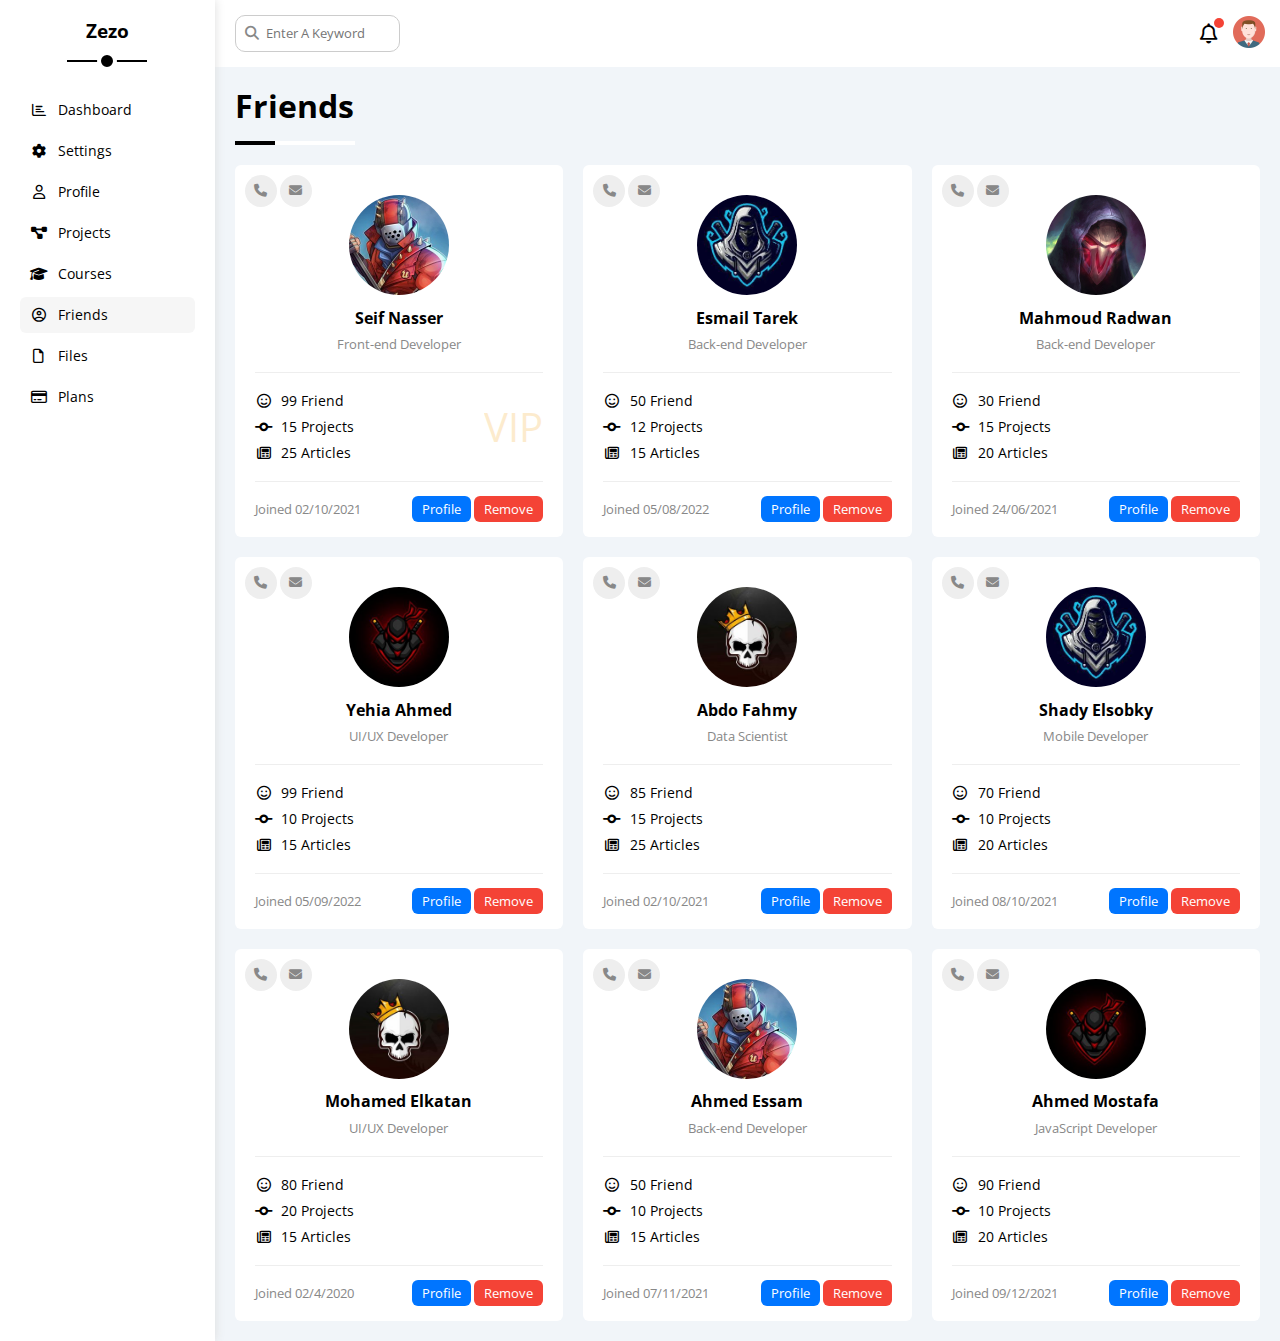
<file: friends.html>
<!DOCTYPE html>
<html lang="en">
  <head>
    <meta charset="UTF-8" />
    <meta http-equiv="X-UA-Compatible" content="IE=edge" />
    <meta name="viewport" content="width=device-width, initial-scale=1.0" />
    <!-- Render Elements Normally -->
    <link rel="stylesheet" href="css/normalize.css" />
    <!-- Font Awesome Library -->
    <link rel="stylesheet" href="css/all.min.css" />
    <!-- CSS Framework -->
    <link rel="stylesheet" href="css/framework.css" />
    <!-- CSS Main File -->
    <link rel="stylesheet" href="css/style.css" />
    <!-- Google Fonts -->
    <link rel="preconnect" href="https://fonts.googleapis.com" />
    <link rel="preconnect" href="https://fonts.gstatic.com" crossorigin />
    <link
      href="https://fonts.googleapis.com/css2?family=Open+Sans:wght@300;500;600;700;800&display=swap"
      rel="stylesheet"
    />
    <title>Friends</title>
  </head>
  <body>
    <div class="page d-flex">
      <div class="sidebar bg-white p-20 pos-rel">
        <h3 class="pos-rel txt-c mt-0">Zezo</h3>
        <ul>
          <li>
            <a
              href="index.html"
              class="d-flex align-c fs-14 c-black rad-6 p-10"
            >
              <i class="fa-regular fa-chart-bar fa-fw"></i>
              <span class="fs-14">Dashboard</span>
            </a>
          </li>
          <li>
            <a
              href="settings.html"
              class="d-flex align-c fs-14 c-black rad-6 p-10"
            >
              <i class="fa-solid fa-gear fa-fw"></i>
              <span class="fs-14">Settings</span>
            </a>
          </li>
          <li>
            <a
              href="profile.html"
              class="d-flex align-c fs-14 c-black rad-6 p-10"
            >
              <i class="fa-regular fa-user fa-fw"></i>
              <span class="fs-14">Profile</span>
            </a>
          </li>
          <li>
            <a
              href="projects.html"
              class="d-flex align-c fs-14 c-black rad-6 p-10"
            >
              <i class="fa-solid fa-diagram-project fa-fw"></i>
              <span class="fs-14">Projects</span>
            </a>
          </li>
          <li>
            <a
              href="courses.html"
              class="d-flex align-c fs-14 c-black rad-6 p-10"
            >
              <i class="fa-solid fa-graduation-cap fa-fw"></i>
              <span class="fs-14">Courses</span>
            </a>
          </li>
          <li>
            <a
              href="friends.html"
              class="active d-flex align-c fs-14 c-black rad-6 p-10"
            >
              <i class="fa-regular fa-circle-user fa-fw"></i>
              <span class="fs-14">Friends</span>
            </a>
          </li>
          <li>
            <a
              href="files.html"
              class="d-flex align-c fs-14 c-black rad-6 p-10"
            >
              <i class="fa-regular fa-file fa-fw"></i>
              <span class="fs-14">Files</span>
            </a>
          </li>
          <li>
            <a
              href="plans.html"
              class="d-flex align-c fs-14 c-black rad-6 p-10"
            >
              <i class="fa-regular fa-credit-card fa-fw"></i>
              <span class="fs-14">Plans</span>
            </a>
          </li>
        </ul>
      </div>
      <div class="content w-full hide-ovrflw">
        <!-- Start Head -->
        <div class="head bg-white p-15 between-flex">
          <div class="search pos-rel">
            <input
              type="search"
              class="p-10 rad-10 b-ccc"
              placeholder="Enter A Keyword"
            />
          </div>
          <div class="icons d-flex align-c">
            <span class="notification pos-rel">
              <i class="fa-regular fa-bell fa-lg"></i>
            </span>
            <a href="profile.html">
              <img src="images/avatar.png" alt="avatar" />
            </a>
          </div>
        </div>
        <!-- End Head -->
        <h1 class="pos-rel ml-20">Friends</h1>
        <!-- Start Friends -->
        <div class="friends-page m-20 d-grid gap-20">
          <div class="friend p-20 rad-6 bg-white pos-rel">
            <div class="txt-c">
              <img
                class="rad-half mb-10 mt-10 w-100 h-100"
                src="images/friend-01.jpg"
                alt="friend"
              />
              <h4 class="m-0">Seif Nasser</h4>
              <p class="mt-10 mb-10 c-grey fs-13">Front-end Developer</p>
              <div class="pt-20 pb-20 mt-20 mb-20 bt-eee bb-eee pos-rel">
                <span class="vip">VIP</span>
                <span class="d-block mb-10 fs-14">
                  <i class="fa-regular fa-face-smile fa-fw mr-5"></i>
                  99 Friend
                </span>
                <span class="d-block mb-10 fs-14">
                  <i class="fa-solid fa-code-commit fa-fw mr-5"></i>
                  15 Projects
                </span>
                <span class="d-block fs-14">
                  <i class="fa-regular fa-newspaper fa-fw mr-5"></i>
                  25 Articles
                </span>
              </div>
              <div class="between-flex">
                <span class="c-grey fs-13">Joined 02/10/2021</span>
                <div class="buttons fs-13">
                  <a class="btn-shape bg-blue c-white" href="#">Profile</a>
                  <a class="btn-shape bg-red c-white" href="#">Remove</a>
                </div>
              </div>
            </div>
          </div>
          <div class="friend p-20 rad-6 bg-white pos-rel">
            <div class="txt-c">
              <img
                class="rad-half mb-10 mt-10 w-100 h-100"
                src="images/friend-02.jpg"
                alt="friend"
              />
              <h4 class="m-0">Esmail Tarek</h4>
              <p class="mt-10 mb-10 c-grey fs-13">Back-end Developer</p>
              <div class="pt-20 pb-20 mt-20 mb-20 bt-eee bb-eee">
                <span class="d-block mb-10 fs-14">
                  <i class="fa-regular fa-face-smile fa-fw mr-5"></i>
                  50 Friend
                </span>
                <span class="d-block mb-10 fs-14">
                  <i class="fa-solid fa-code-commit fa-fw mr-5"></i>
                  12 Projects
                </span>
                <span class="d-block fs-14">
                  <i class="fa-regular fa-newspaper fa-fw mr-5"></i>
                  15 Articles
                </span>
              </div>
              <div class="between-flex">
                <span class="c-grey fs-13">Joined 05/08/2022</span>
                <div class="buttons fs-13">
                  <a class="btn-shape bg-blue c-white" href="#">Profile</a>
                  <a class="btn-shape bg-red c-white" href="#">Remove</a>
                </div>
              </div>
            </div>
          </div>
          <div class="friend p-20 rad-6 bg-white pos-rel">
            <div class="txt-c">
              <img
                class="rad-half mb-10 mt-10 w-100 h-100"
                src="images/friend-03.jpg"
                alt="friend"
              />
              <h4 class="m-0">Mahmoud Radwan</h4>
              <p class="mt-10 mb-10 c-grey fs-13">Back-end Developer</p>
              <div class="pt-20 pb-20 mt-20 mb-20 bt-eee bb-eee">
                <span class="d-block mb-10 fs-14">
                  <i class="fa-regular fa-face-smile fa-fw mr-5"></i>
                  30 Friend
                </span>
                <span class="d-block mb-10 fs-14">
                  <i class="fa-solid fa-code-commit fa-fw mr-5"></i>
                  15 Projects
                </span>
                <span class="d-block fs-14">
                  <i class="fa-regular fa-newspaper fa-fw mr-5"></i>
                  20 Articles
                </span>
              </div>
              <div class="between-flex">
                <span class="c-grey fs-13">Joined 24/06/2021</span>
                <div class="buttons fs-13">
                  <a class="btn-shape bg-blue c-white" href="#">Profile</a>
                  <a class="btn-shape bg-red c-white" href="#">Remove</a>
                </div>
              </div>
            </div>
          </div>
          <div class="friend p-20 rad-6 bg-white pos-rel">
            <div class="txt-c">
              <img
                class="rad-half mb-10 mt-10 w-100 h-100"
                src="images/friend-04.jpg"
                alt="friend"
              />
              <h4 class="m-0">Yehia Ahmed</h4>
              <p class="mt-10 mb-10 c-grey fs-13">UI/UX Developer</p>
              <div class="pt-20 pb-20 mt-20 mb-20 bt-eee bb-eee">
                <span class="d-block mb-10 fs-14">
                  <i class="fa-regular fa-face-smile fa-fw mr-5"></i>
                  99 Friend
                </span>
                <span class="d-block mb-10 fs-14">
                  <i class="fa-solid fa-code-commit fa-fw mr-5"></i>
                  10 Projects
                </span>
                <span class="d-block fs-14">
                  <i class="fa-regular fa-newspaper fa-fw mr-5"></i>
                  15 Articles
                </span>
              </div>
              <div class="between-flex">
                <span class="c-grey fs-13">Joined 05/09/2022</span>
                <div class="buttons fs-13">
                  <a class="btn-shape bg-blue c-white" href="#">Profile</a>
                  <a class="btn-shape bg-red c-white" href="#">Remove</a>
                </div>
              </div>
            </div>
          </div>
          <div class="friend p-20 rad-6 bg-white pos-rel">
            <div class="txt-c">
              <img
                class="rad-half mb-10 mt-10 w-100 h-100"
                src="images/friend-05.jpg"
                alt="friend"
              />
              <h4 class="m-0">Abdo Fahmy</h4>
              <p class="mt-10 mb-10 c-grey fs-13">Data Scientist</p>
              <div class="pt-20 pb-20 mt-20 mb-20 bt-eee bb-eee">
                <span class="d-block mb-10 fs-14">
                  <i class="fa-regular fa-face-smile fa-fw mr-5"></i>
                  85 Friend
                </span>
                <span class="d-block mb-10 fs-14">
                  <i class="fa-solid fa-code-commit fa-fw mr-5"></i>
                  15 Projects
                </span>
                <span class="d-block fs-14">
                  <i class="fa-regular fa-newspaper fa-fw mr-5"></i>
                  25 Articles
                </span>
              </div>
              <div class="between-flex">
                <span class="c-grey fs-13">Joined 02/10/2021</span>
                <div class="buttons fs-13">
                  <a class="btn-shape bg-blue c-white" href="#">Profile</a>
                  <a class="btn-shape bg-red c-white" href="#">Remove</a>
                </div>
              </div>
            </div>
          </div>
          <div class="friend p-20 rad-6 bg-white pos-rel">
            <div class="txt-c">
              <img
                class="rad-half mb-10 mt-10 w-100 h-100"
                src="images/friend-02.jpg"
                alt="friend"
              />
              <h4 class="m-0">Shady Elsobky</h4>
              <p class="mt-10 mb-10 c-grey fs-13">Mobile Developer</p>
              <div class="pt-20 pb-20 mt-20 mb-20 bt-eee bb-eee">
                <span class="d-block mb-10 fs-14">
                  <i class="fa-regular fa-face-smile fa-fw mr-5"></i>
                  70 Friend
                </span>
                <span class="d-block mb-10 fs-14">
                  <i class="fa-solid fa-code-commit fa-fw mr-5"></i>
                  10 Projects
                </span>
                <span class="d-block fs-14">
                  <i class="fa-regular fa-newspaper fa-fw mr-5"></i>
                  20 Articles
                </span>
              </div>
              <div class="between-flex">
                <span class="c-grey fs-13">Joined 08/10/2021</span>
                <div class="buttons fs-13">
                  <a class="btn-shape bg-blue c-white" href="#">Profile</a>
                  <a class="btn-shape bg-red c-white" href="#">Remove</a>
                </div>
              </div>
            </div>
          </div>
          <div class="friend p-20 rad-6 bg-white pos-rel">
            <div class="txt-c">
              <img
                class="rad-half mb-10 mt-10 w-100 h-100"
                src="images/friend-05.jpg"
                alt="friend"
              />
              <h4 class="m-0">Mohamed Elkatan</h4>
              <p class="mt-10 mb-10 c-grey fs-13">UI/UX Developer</p>
              <div class="pt-20 pb-20 mt-20 mb-20 bt-eee bb-eee">
                <span class="d-block mb-10 fs-14">
                  <i class="fa-regular fa-face-smile fa-fw mr-5"></i>
                  80 Friend
                </span>
                <span class="d-block mb-10 fs-14">
                  <i class="fa-solid fa-code-commit fa-fw mr-5"></i>
                  20 Projects
                </span>
                <span class="d-block fs-14">
                  <i class="fa-regular fa-newspaper fa-fw mr-5"></i>
                  15 Articles
                </span>
              </div>
              <div class="between-flex">
                <span class="c-grey fs-13">Joined 02/4/2020</span>
                <div class="buttons fs-13">
                  <a class="btn-shape bg-blue c-white" href="#">Profile</a>
                  <a class="btn-shape bg-red c-white" href="#">Remove</a>
                </div>
              </div>
            </div>
          </div>
          <div class="friend p-20 rad-6 bg-white pos-rel">
            <div class="txt-c">
              <img
                class="rad-half mb-10 mt-10 w-100 h-100"
                src="images/friend-01.jpg"
                alt="friend"
              />
              <h4 class="m-0">Ahmed Essam</h4>
              <p class="mt-10 mb-10 c-grey fs-13">Back-end Developer</p>
              <div class="pt-20 pb-20 mt-20 mb-20 bt-eee bb-eee">
                <span class="d-block mb-10 fs-14">
                  <i class="fa-regular fa-face-smile fa-fw mr-5"></i>
                  50 Friend
                </span>
                <span class="d-block mb-10 fs-14">
                  <i class="fa-solid fa-code-commit fa-fw mr-5"></i>
                  10 Projects
                </span>
                <span class="d-block fs-14">
                  <i class="fa-regular fa-newspaper fa-fw mr-5"></i>
                  15 Articles
                </span>
              </div>
              <div class="between-flex">
                <span class="c-grey fs-13">Joined 07/11/2021</span>
                <div class="buttons fs-13">
                  <a class="btn-shape bg-blue c-white" href="#">Profile</a>
                  <a class="btn-shape bg-red c-white" href="#">Remove</a>
                </div>
              </div>
            </div>
          </div>
          <div class="friend p-20 rad-6 bg-white pos-rel">
            <div class="txt-c">
              <img
                class="rad-half mb-10 mt-10 w-100 h-100"
                src="images/friend-04.jpg"
                alt="friend"
              />
              <h4 class="m-0">Ahmed Mostafa</h4>
              <p class="mt-10 mb-10 c-grey fs-13">JavaScript Developer</p>
              <div class="pt-20 pb-20 mt-20 mb-20 bt-eee bb-eee">
                <span class="d-block mb-10 fs-14">
                  <i class="fa-regular fa-face-smile fa-fw mr-5"></i>
                  90 Friend
                </span>
                <span class="d-block mb-10 fs-14">
                  <i class="fa-solid fa-code-commit fa-fw mr-5"></i>
                  10 Projects
                </span>
                <span class="d-block fs-14">
                  <i class="fa-regular fa-newspaper fa-fw mr-5"></i>
                  20 Articles
                </span>
              </div>
              <div class="between-flex">
                <span class="c-grey fs-13">Joined 09/12/2021</span>
                <div class="buttons fs-13">
                  <a class="btn-shape bg-blue c-white" href="#">Profile</a>
                  <a class="btn-shape bg-red c-white" href="#">Remove</a>
                </div>
              </div>
            </div>
          </div>
        </div>
        <!-- End Friends -->
      </div>
    </div>
  </body>
</html>
</file>
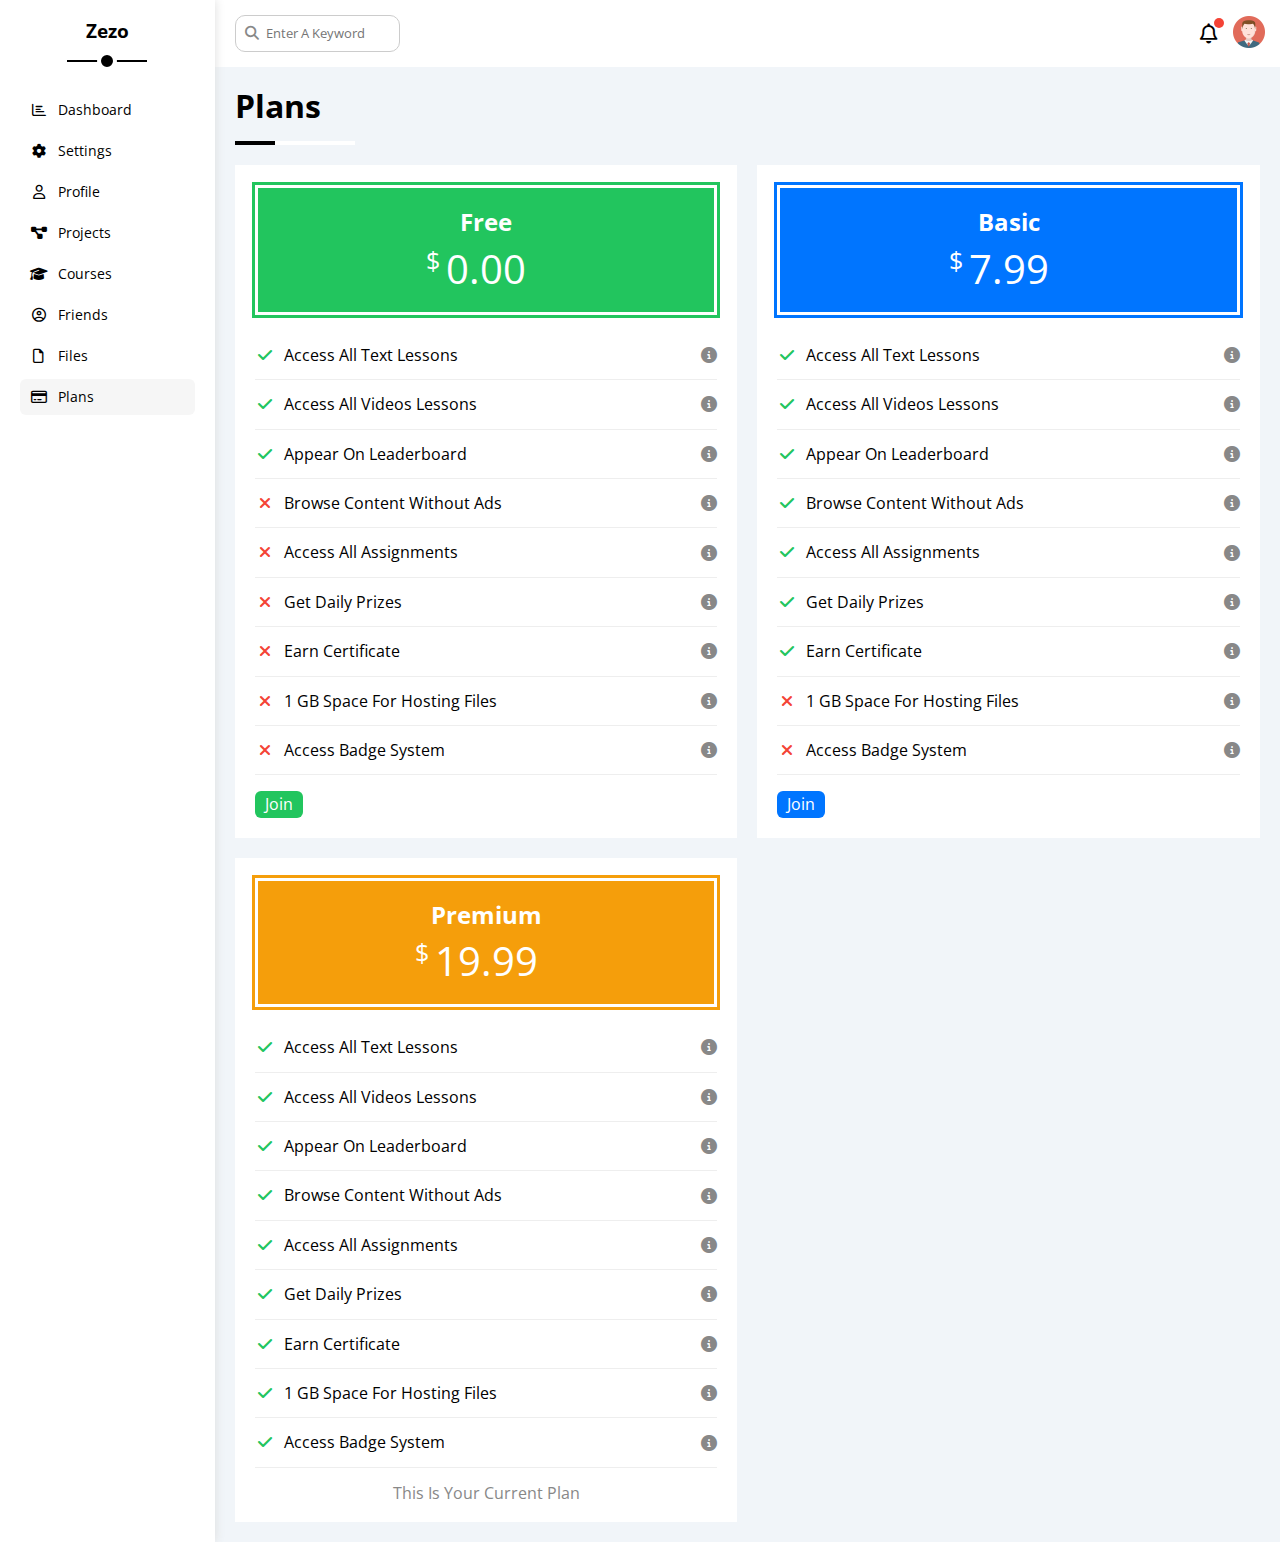
<file: plans.html>
<!DOCTYPE html>
<html lang="en">
  <head>
    <meta charset="UTF-8" />
    <meta http-equiv="X-UA-Compatible" content="IE=edge" />
    <meta name="viewport" content="width=device-width, initial-scale=1.0" />
    <!-- Render Elements Normally -->
    <link rel="stylesheet" href="css/normalize.css" />
    <!-- Font Awesome Library -->
    <link rel="stylesheet" href="css/all.min.css" />
    <!-- CSS Framework -->
    <link rel="stylesheet" href="css/framework.css" />
    <!-- CSS Main File -->
    <link rel="stylesheet" href="css/style.css" />
    <!-- Google Fonts -->
    <link rel="preconnect" href="https://fonts.googleapis.com" />
    <link rel="preconnect" href="https://fonts.gstatic.com" crossorigin />
    <link
      href="https://fonts.googleapis.com/css2?family=Open+Sans:wght@300;500;600;700;800&display=swap"
      rel="stylesheet"
    />
    <title>Plans</title>
  </head>
  <body>
    <div class="page d-flex">
      <div class="sidebar bg-white p-20 pos-rel">
        <h3 class="pos-rel txt-c mt-0">Zezo</h3>
        <ul>
          <li>
            <a
              href="index.html"
              class="d-flex align-c fs-14 c-black rad-6 p-10"
            >
              <i class="fa-regular fa-chart-bar fa-fw"></i>
              <span class="fs-14">Dashboard</span>
            </a>
          </li>
          <li>
            <a
              href="settings.html"
              class="d-flex align-c fs-14 c-black rad-6 p-10"
            >
              <i class="fa-solid fa-gear fa-fw"></i>
              <span class="fs-14">Settings</span>
            </a>
          </li>
          <li>
            <a
              href="profile.html"
              class="d-flex align-c fs-14 c-black rad-6 p-10"
            >
              <i class="fa-regular fa-user fa-fw"></i>
              <span class="fs-14">Profile</span>
            </a>
          </li>
          <li>
            <a
              href="projects.html"
              class="d-flex align-c fs-14 c-black rad-6 p-10"
            >
              <i class="fa-solid fa-diagram-project fa-fw"></i>
              <span class="fs-14">Projects</span>
            </a>
          </li>
          <li>
            <a
              href="courses.html"
              class="d-flex align-c fs-14 c-black rad-6 p-10"
            >
              <i class="fa-solid fa-graduation-cap fa-fw"></i>
              <span class="fs-14">Courses</span>
            </a>
          </li>
          <li>
            <a
              href="friends.html"
              class="d-flex align-c fs-14 c-black rad-6 p-10"
            >
              <i class="fa-regular fa-circle-user fa-fw"></i>
              <span class="fs-14">Friends</span>
            </a>
          </li>
          <li>
            <a
              href="files.html"
              class="d-flex align-c fs-14 c-black rad-6 p-10"
            >
              <i class="fa-regular fa-file fa-fw"></i>
              <span class="fs-14">Files</span>
            </a>
          </li>
          <li>
            <a
              href="plans.html"
              class="active d-flex align-c fs-14 c-black rad-6 p-10"
            >
              <i class="fa-regular fa-credit-card fa-fw"></i>
              <span class="fs-14">Plans</span>
            </a>
          </li>
        </ul>
      </div>
      <div class="content w-full hide-ovrflw">
        <!-- Start Head -->
        <div class="head bg-white p-15 between-flex">
          <div class="search pos-rel">
            <input
              type="search"
              class="p-10 rad-10 b-ccc"
              placeholder="Enter A Keyword"
            />
          </div>
          <div class="icons d-flex align-c">
            <span class="notification pos-rel">
              <i class="fa-regular fa-bell fa-lg"></i>
            </span>
            <a href="profile.html">
              <img src="images/avatar.png" alt="avatar" />
            </a>
          </div>
        </div>
        <!-- End Head -->
        <h1 class="pos-rel ml-20">Plans</h1>
        <!-- Start Plans -->
        <div class="plans-page d-grid m-20 gap-20">
          <div class="plan p-20 bg-white green">
            <div class="top txt-c bg-green p-20">
              <h2 class="m-0 mb-10 c-white">Free</h2>
              <div class="price c-white pos-rel w-fit">
                <span class="pos-abs">$</span>0.00
              </div>
            </div>
            <ul>
              <li class="pt-15 pb-15 bb-eee">
                <i class="fa-solid fa-check fa-fw yes"></i>
                Access All Text Lessons
                <i class="fa-solid fa-circle-info help"></i>
              </li>
              <li class="pt-15 pb-15 bb-eee">
                <i class="fa-solid fa-check fa-fw yes"></i>
                Access All Videos Lessons
                <i class="fa-solid fa-circle-info help"></i>
              </li>
              <li class="pt-15 pb-15 bb-eee">
                <i class="fa-solid fa-check fa-fw yes"></i>
                Appear On Leaderboard
                <i class="fa-solid fa-circle-info help"></i>
              </li>
              <li class="pt-15 pb-15 bb-eee">
                <i class="fa-solid fa-xmark fa-fw"></i>
                Browse Content Without Ads
                <i class="fa-solid fa-circle-info help"></i>
              </li>
              <li class="pt-15 pb-15 bb-eee">
                <i class="fa-solid fa-xmark fa-fw"></i>
                Access All Assignments
                <i class="fa-solid fa-circle-info help"></i>
              </li>
              <li class="pt-15 pb-15 bb-eee">
                <i class="fa-solid fa-xmark fa-fw"></i>
                Get Daily Prizes
                <i class="fa-solid fa-circle-info help"></i>
              </li>
              <li class="pt-15 pb-15 bb-eee">
                <i class="fa-solid fa-xmark fa-fw"></i>
                Earn Certificate
                <i class="fa-solid fa-circle-info help"></i>
              </li>
              <li class="pt-15 pb-15 bb-eee">
                <i class="fa-solid fa-xmark fa-fw"></i>
                1 GB Space For Hosting Files
                <i class="fa-solid fa-circle-info help"></i>
              </li>
              <li class="pt-15 pb-15 bb-eee">
                <i class="fa-solid fa-xmark fa-fw"></i>
                Access Badge System
                <i class="fa-solid fa-circle-info help"></i>
              </li>
            </ul>
            <a class="btn-shape bg-green c-white d-block w-fit" href="#"
              >Join</a
            >
          </div>
          <div class="plan p-20 bg-white blue">
            <div class="top txt-c bg-blue p-20">
              <h2 class="m-0 mb-10 c-white">Basic</h2>
              <div class="price c-white pos-rel w-fit">
                <span class="pos-abs">$</span>7.99
              </div>
            </div>
            <ul>
              <li class="pt-15 pb-15 bb-eee">
                <i class="fa-solid fa-check fa-fw yes"></i>
                Access All Text Lessons
                <i class="fa-solid fa-circle-info help"></i>
              </li>
              <li class="pt-15 pb-15 bb-eee">
                <i class="fa-solid fa-check fa-fw yes"></i>
                Access All Videos Lessons
                <i class="fa-solid fa-circle-info help"></i>
              </li>
              <li class="pt-15 pb-15 bb-eee">
                <i class="fa-solid fa-check fa-fw yes"></i>
                Appear On Leaderboard
                <i class="fa-solid fa-circle-info help"></i>
              </li>
              <li class="pt-15 pb-15 bb-eee">
                <i class="fa-solid fa-check fa-fw yes"></i>
                Browse Content Without Ads
                <i class="fa-solid fa-circle-info help"></i>
              </li>
              <li class="pt-15 pb-15 bb-eee">
                <i class="fa-solid fa-check fa-fw yes"></i>
                Access All Assignments
                <i class="fa-solid fa-circle-info help"></i>
              </li>
              <li class="pt-15 pb-15 bb-eee">
                <i class="fa-solid fa-check fa-fw yes"></i>
                Get Daily Prizes
                <i class="fa-solid fa-circle-info help"></i>
              </li>
              <li class="pt-15 pb-15 bb-eee">
                <i class="fa-solid fa-check fa-fw yes"></i>
                Earn Certificate
                <i class="fa-solid fa-circle-info help"></i>
              </li>
              <li class="pt-15 pb-15 bb-eee">
                <i class="fa-solid fa-xmark fa-fw"></i>
                1 GB Space For Hosting Files
                <i class="fa-solid fa-circle-info help"></i>
              </li>
              <li class="pt-15 pb-15 bb-eee">
                <i class="fa-solid fa-xmark fa-fw"></i>
                Access Badge System
                <i class="fa-solid fa-circle-info help"></i>
              </li>
            </ul>
            <a class="btn-shape bg-blue c-white d-block w-fit" href="#">Join</a>
          </div>
          <div class="plan p-20 bg-white orange">
            <div class="top txt-c bg-orange p-20">
              <h2 class="m-0 mb-10 c-white">Premium</h2>
              <div class="price c-white pos-rel w-fit">
                <span class="pos-abs">$</span>19.99
              </div>
            </div>
            <ul>
              <li class="pt-15 pb-15 bb-eee">
                <i class="fa-solid fa-check fa-fw yes"></i>
                Access All Text Lessons
                <i class="fa-solid fa-circle-info help"></i>
              </li>
              <li class="pt-15 pb-15 bb-eee">
                <i class="fa-solid fa-check fa-fw yes"></i>
                Access All Videos Lessons
                <i class="fa-solid fa-circle-info help"></i>
              </li>
              <li class="pt-15 pb-15 bb-eee">
                <i class="fa-solid fa-check fa-fw yes"></i>
                Appear On Leaderboard
                <i class="fa-solid fa-circle-info help"></i>
              </li>
              <li class="pt-15 pb-15 bb-eee">
                <i class="fa-solid fa-check fa-fw yes"></i>
                Browse Content Without Ads
                <i class="fa-solid fa-circle-info help"></i>
              </li>
              <li class="pt-15 pb-15 bb-eee">
                <i class="fa-solid fa-check fa-fw yes"></i>
                Access All Assignments
                <i class="fa-solid fa-circle-info help"></i>
              </li>
              <li class="pt-15 pb-15 bb-eee">
                <i class="fa-solid fa-check fa-fw yes"></i>
                Get Daily Prizes
                <i class="fa-solid fa-circle-info help"></i>
              </li>
              <li class="pt-15 pb-15 bb-eee">
                <i class="fa-solid fa-check fa-fw yes"></i>
                Earn Certificate
                <i class="fa-solid fa-circle-info help"></i>
              </li>
              <li class="pt-15 pb-15 bb-eee">
                <i class="fa-solid fa-check fa-fw yes"></i>
                1 GB Space For Hosting Files
                <i class="fa-solid fa-circle-info help"></i>
              </li>
              <li class="pt-15 pb-15 bb-eee">
                <i class="fa-solid fa-check fa-fw yes"></i>
                Access Badge System
                <i class="fa-solid fa-circle-info help"></i>
              </li>
            </ul>
            <p class="txt-c c-grey mb-0">This Is Your Current Plan</p>
          </div>
        </div>
        <!-- End Plans -->
      </div>
    </div>
  </body>
</html>
</file>
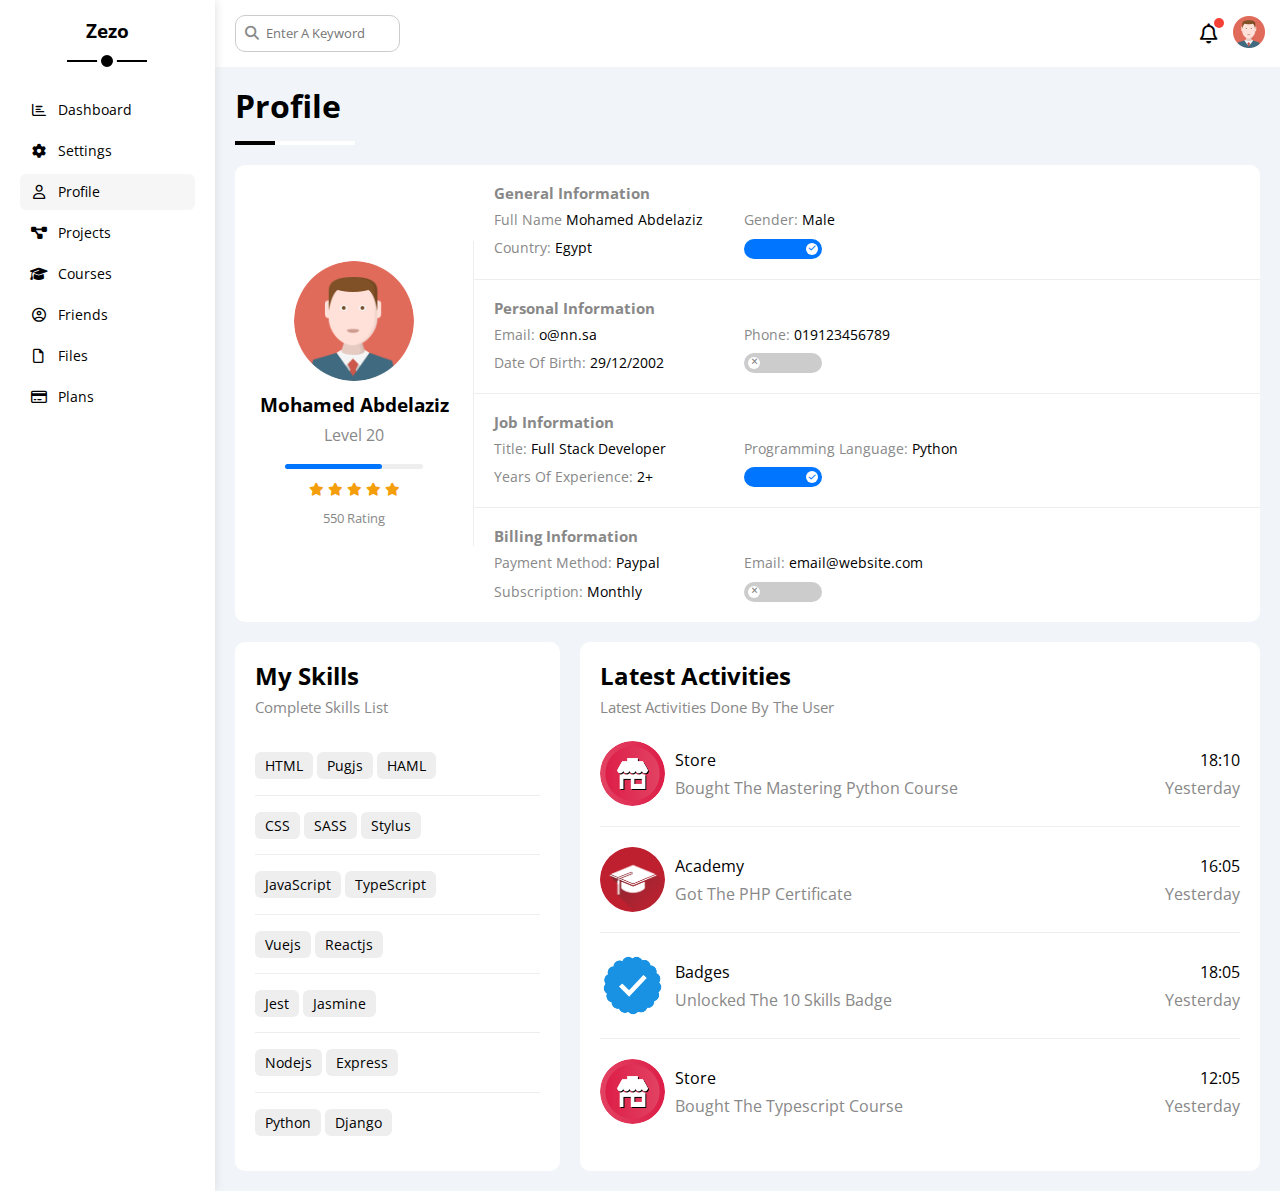
<file: profile.html>
<!DOCTYPE html>
<html lang="en">
  <head>
    <meta charset="UTF-8" />
    <meta http-equiv="X-UA-Compatible" content="IE=edge" />
    <meta name="viewport" content="width=device-width, initial-scale=1.0" />
    <!-- Render Elements Normally -->
    <link rel="stylesheet" href="css/normalize.css" />
    <!-- Font Awesome Library -->
    <link rel="stylesheet" href="css/all.min.css" />
    <!-- CSS Framework -->
    <link rel="stylesheet" href="css/framework.css" />
    <!-- CSS Main File -->
    <link rel="stylesheet" href="css/style.css" />
    <!-- Google Fonts -->
    <link rel="preconnect" href="https://fonts.googleapis.com" />
    <link rel="preconnect" href="https://fonts.gstatic.com" crossorigin />
    <link
      href="https://fonts.googleapis.com/css2?family=Open+Sans:wght@300;500;600;700;800&display=swap"
      rel="stylesheet"
    />
    <title>Profile</title>
  </head>
  <body>
    <div class="page d-flex">
      <div class="sidebar bg-white p-20 pos-rel">
        <h3 class="pos-rel txt-c mt-0">Zezo</h3>
        <ul>
          <li>
            <a
              href="index.html"
              class="d-flex align-c fs-14 c-black rad-6 p-10"
            >
              <i class="fa-regular fa-chart-bar fa-fw"></i>
              <span class="fs-14">Dashboard</span>
            </a>
          </li>
          <li>
            <a
              href="settings.html"
              class="d-flex align-c fs-14 c-black rad-6 p-10"
            >
              <i class="fa-solid fa-gear fa-fw"></i>
              <span class="fs-14">Settings</span>
            </a>
          </li>
          <li>
            <a
              href="profile.html"
              class="active d-flex align-c fs-14 c-black rad-6 p-10"
            >
              <i class="fa-regular fa-user fa-fw"></i>
              <span class="fs-14">Profile</span>
            </a>
          </li>
          <li>
            <a
              href="projects.html"
              class="d-flex align-c fs-14 c-black rad-6 p-10"
            >
              <i class="fa-solid fa-diagram-project fa-fw"></i>
              <span class="fs-14">Projects</span>
            </a>
          </li>
          <li>
            <a
              href="courses.html"
              class="d-flex align-c fs-14 c-black rad-6 p-10"
            >
              <i class="fa-solid fa-graduation-cap fa-fw"></i>
              <span class="fs-14">Courses</span>
            </a>
          </li>
          <li>
            <a
              href="friends.html"
              class="d-flex align-c fs-14 c-black rad-6 p-10"
            >
              <i class="fa-regular fa-circle-user fa-fw"></i>
              <span class="fs-14">Friends</span>
            </a>
          </li>
          <li>
            <a
              href="files.html"
              class="d-flex align-c fs-14 c-black rad-6 p-10"
            >
              <i class="fa-regular fa-file fa-fw"></i>
              <span class="fs-14">Files</span>
            </a>
          </li>
          <li>
            <a
              href="plans.html"
              class="d-flex align-c fs-14 c-black rad-6 p-10"
            >
              <i class="fa-regular fa-credit-card fa-fw"></i>
              <span class="fs-14">Plans</span>
            </a>
          </li>
        </ul>
      </div>
      <div class="content w-full hide-ovrflw">
        <!-- Start Head -->
        <div class="head bg-white p-15 between-flex">
          <div class="search pos-rel">
            <input
              type="search"
              class="p-10 rad-10 b-ccc"
              placeholder="Enter A Keyword"
            />
          </div>
          <div class="icons d-flex align-c">
            <span class="notification pos-rel">
              <i class="fa-regular fa-bell fa-lg"></i>
            </span>
            <a href="profile.html">
              <img src="images/avatar.png" alt="avatar" />
            </a>
          </div>
        </div>
        <!-- End Head -->
        <h1 class="pos-rel ml-20">Profile</h1>
        <!-- Start Profile -->
        <div class="profile-page m-20">
          <!-- Start Overvie -->
          <div class="overview d-flex align-c bg-white rad-10">
            <div class="avatar-box txt-c p-20">
              <img
                class="rad-half mb-10"
                src="images/avatar.png"
                alt="avatar"
              />
              <h3 class="m-0">Mohamed Abdelaziz</h3>
              <p class="c-grey mt-10 mb-20">Level 20</p>
              <div class="progress bg-eee rad-6 pos-rel">
                <span class="rad-6 bg-blue h-full" style="width: 70%"></span>
              </div>
              <div class="rating mb-10 mt-10">
                <i class="fa-solid fa-star c-orange fs-13"></i>
                <i class="fa-solid fa-star c-orange fs-13"></i>
                <i class="fa-solid fa-star c-orange fs-13"></i>
                <i class="fa-solid fa-star c-orange fs-13"></i>
                <i class="fa-solid fa-star c-orange fs-13"></i>
              </div>
              <span class="c-grey fs-13">550 Rating</span>
            </div>
            <div class="info-box d-flex w-full txt-c-mobile">
              <div class="box d-flex p-20 align-c txt-c-mobile bb-eee">
                <h4 class="c-grey fs-15 m-0 w-full">General Information</h4>
                <div class="fs-14">
                  <span class="c-grey">Full Name</span>
                  <span>Mohamed Abdelaziz</span>
                </div>
                <div class="fs-14">
                  <span class="c-grey"> Gender:</span>
                  <span>Male</span>
                </div>
                <div class="fs-14">
                  <span class="c-grey">Country:</span>
                  <span>Egypt</span>
                </div>
                <div class="fs-14">
                  <label>
                    <input class="toggle-checkbox" type="checkbox" checked />
                    <div class="toggle-switch bg-ccc"></div>
                  </label>
                </div>
              </div>
              <div class="box d-flex p-20 align-c txt-c-mobile bb-eee">
                <h4 class="c-grey fs-15 m-0 w-full">Personal Information</h4>
                <div class="fs-14">
                  <span class="c-grey">Email:</span>
                  <span>o@nn.sa</span>
                </div>
                <div class="fs-14">
                  <span class="c-grey">Phone:</span>
                  <span>019123456789</span>
                </div>
                <div class="fs-14">
                  <span class="c-grey"> Date Of Birth:</span>
                  <span>29/12/2002</span>
                </div>
                <div class="fs-14">
                  <label>
                    <input class="toggle-checkbox" type="checkbox" />
                    <div class="toggle-switch bg-ccc"></div>
                  </label>
                </div>
              </div>
              <div class="box d-flex p-20 align-c txt-c-mobile bb-eee">
                <h4 class="c-grey fs-15 m-0 w-full">Job Information</h4>
                <div class="fs-14">
                  <span class="c-grey">Title:</span>
                  <span>Full Stack Developer</span>
                </div>
                <div class="fs-14">
                  <span class="c-grey">Programming Language: </span>
                  <span>Python</span>
                </div>
                <div class="fs-14">
                  <span class="c-grey">Years Of Experience:</span>
                  <span>2+</span>
                </div>
                <div class="fs-14">
                  <label>
                    <input class="toggle-checkbox" type="checkbox" checked />
                    <div class="toggle-switch bg-ccc"></div>
                  </label>
                </div>
              </div>
              <div class="box d-flex p-20 align-c txt-c-mobile">
                <h4 class="c-grey fs-15 m-0 w-full">Billing Information</h4>
                <div class="fs-14">
                  <span class="c-grey">Payment Method:</span>
                  <span>Paypal</span>
                </div>
                <div class="fs-14">
                  <span class="c-grey">Email:</span>
                  <span>email@website.com</span>
                </div>
                <div class="fs-14">
                  <span class="c-grey">Subscription:</span>
                  <span>Monthly</span>
                </div>
                <div class="fs-14">
                  <label>
                    <input class="toggle-checkbox" type="checkbox" />
                    <div class="toggle-switch bg-ccc"></div>
                  </label>
              </div>
            </div>
          </div>
        </div>
        <!-- End Overvie -->
        <!-- Start Other Data -->
        <div class="other-data d-flex gap-20 mt-20">
          <div class="skills p-20 rad-10 bg-white">
            <h2 class="mt-0 mb-10">My Skills</h2>
            <p class="mt-0 mb-20 fs-15 c-grey">Complete Skills List</p>
            <div class="bb-eee pt-20 pb-20 txt-c-mobile">
              <span class="btn-shape bg-eee fs-14">HTML</span>
              <span class="btn-shape bg-eee fs-14">Pugjs</span>
              <span class="btn-shape bg-eee fs-14">HAML</span>
            </div>
            <div class="bb-eee pt-20 pb-20 txt-c-mobile">
              <span class="btn-shape bg-eee fs-14">CSS</span>
              <span class="btn-shape bg-eee fs-14">SASS</span>
              <span class="btn-shape bg-eee fs-14">Stylus</span>
            </div>
            <div class="bb-eee pt-20 pb-20 txt-c-mobile">
              <span class="btn-shape bg-eee fs-14">JavaScript</span>
              <span class="btn-shape bg-eee fs-14">TypeScript</span>
            </div>
            <div class="bb-eee pt-20 pb-20 txt-c-mobile">
              <span class="btn-shape bg-eee fs-14">Vuejs</span>
              <span class="btn-shape bg-eee fs-14">Reactjs</span>
            </div>
            <div class="bb-eee pt-20 pb-20 txt-c-mobile">
              <span class="btn-shape bg-eee fs-14">Jest</span>
              <span class="btn-shape bg-eee fs-14">Jasmine</span>
            </div>
            <div class="bb-eee pt-20 pb-20 txt-c-mobile">
              <span class="btn-shape bg-eee fs-14">Nodejs</span>
              <span class="btn-shape bg-eee fs-14">Express</span>
            </div>
            <div class="pt-20 pb-20 txt-c-mobile">
              <span class="btn-shape bg-eee fs-14">Python</span>
              <span class="btn-shape bg-eee fs-14">Django</span>
            </div>
          </div>
          <div class="activities p-20 rad-10 bg-white">
            <h2 class="mt-0 mb-10">Latest Activities</h2>
            <p class="mt-0 mb-5 fs-15 c-grey">Latest Activities Done By The User</p>
            <div class="activity d-flex align-c txt-c-mobile bb-eee pt-20 pb-20">
              <img class="mr-10 rad-half" src="images/activity-01.png" alt="activity">
              <div class="info">
                <span class="d-block mb-10">Store</span>
                <span class="c-grey">Bought The Mastering Python Course</span>
              </div>
              <div class="date">
                <span class="d-block mb-10">18:10</span>
                <span class="c-grey">Yesterday</span>
              </div>
            </div>
            <div class="activity d-flex align-c txt-c-mobile bb-eee pt-20 pb-20">
              <img class="mr-10 rad-half" src="images/activity-02.png" alt="activity">
              <div class="info">
                <span class="d-block mb-10">Academy</span>
                <span class="c-grey">Got The PHP Certificate</span>
              </div>
              <div class="date">
                <span class="d-block mb-10">16:05</span>
                <span class="c-grey">Yesterday</span>
              </div>
            </div>
            <div class="activity d-flex align-c txt-c-mobile bb-eee pt-20 pb-20">
              <img class="mr-10 rad-half" src="images/activity-03.png" alt="activity">
              <div class="info">
                <span class="d-block mb-10">Badges</span>
                <span class="c-grey">Unlocked The 10 Skills Badge</span>
              </div>
              <div class="date">
                <span class="d-block mb-10">18:05</span>
                <span class="c-grey">Yesterday</span>
              </div>
            </div>
            <div class="activity d-flex align-c txt-c-mobile pt-20 pb-20">
              <img class="mr-10 rad-half" src="images/activity-01.png" alt="activity">
              <div class="info">
                <span class="d-block mb-10">Store</span>
                <span class="c-grey">Bought The Typescript Course</span>
              </div>
              <div class="date">
                <span class="d-block mb-10">12:05</span>
                <span class="c-grey">Yesterday</span>
              </div>
            </div>
          </div>
        </div>
        <!-- End Other Data -->
        <!-- End Profile -->
      </div>
    </div>
  </body>
</html>
</file>
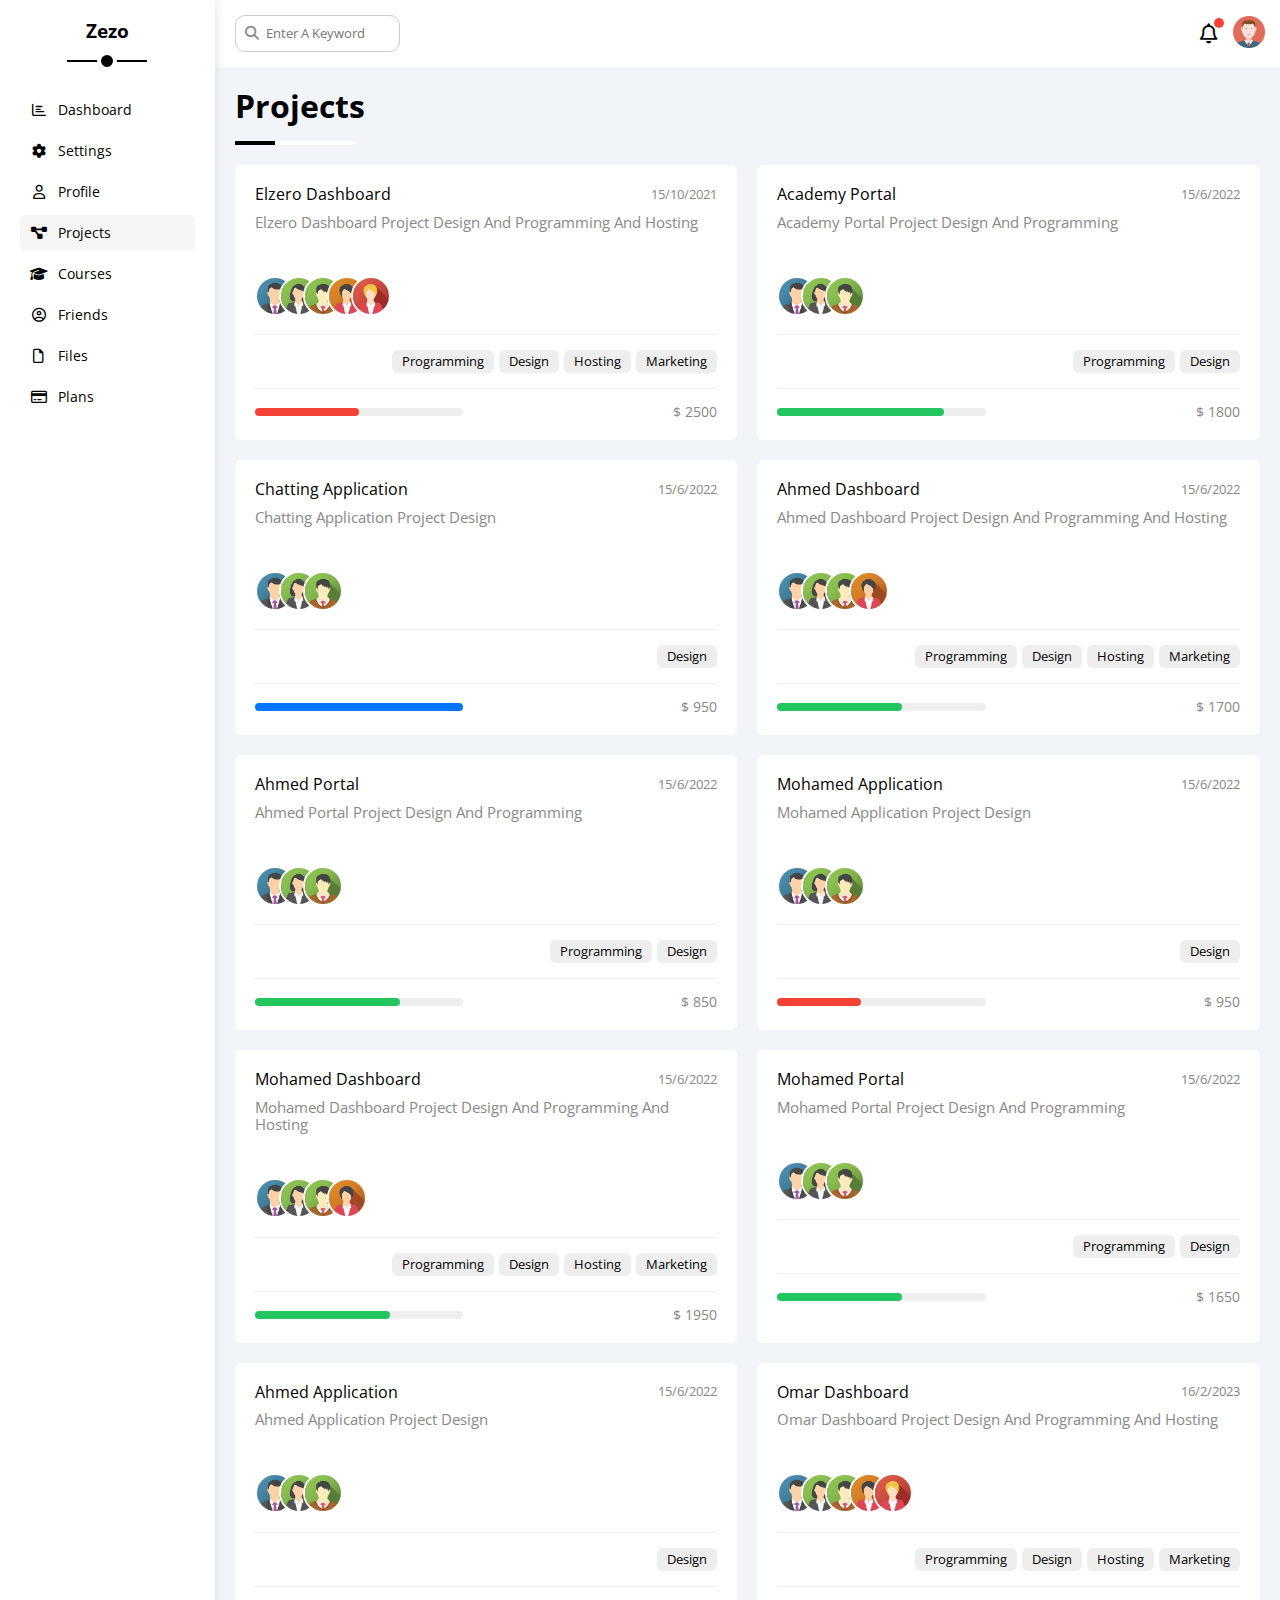
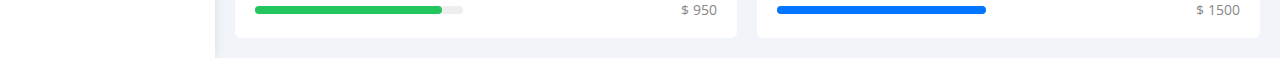
<file: projects.html>
<!DOCTYPE html>
<html lang="en">
  <head>
    <meta charset="UTF-8" />
    <meta http-equiv="X-UA-Compatible" content="IE=edge" />
    <meta name="viewport" content="width=device-width, initial-scale=1.0" />
    <!-- Render Elements Normally -->
    <link rel="stylesheet" href="css/normalize.css" />
    <!-- Font Awesome Library -->
    <link rel="stylesheet" href="css/all.min.css" />
    <!-- CSS Framework -->
    <link rel="stylesheet" href="css/framework.css" />
    <!-- CSS Main File -->
    <link rel="stylesheet" href="css/style.css" />
    <!-- Google Fonts -->
    <link rel="preconnect" href="https://fonts.googleapis.com" />
    <link rel="preconnect" href="https://fonts.gstatic.com" crossorigin />
    <link
      href="https://fonts.googleapis.com/css2?family=Open+Sans:wght@300;500;600;700;800&display=swap"
      rel="stylesheet"
    />
    <title>Projects</title>
  </head>
  <body>
    <div class="page d-flex">
      <div class="sidebar bg-white p-20 pos-rel">
        <h3 class="pos-rel txt-c mt-0">Zezo</h3>
        <ul>
          <li>
            <a
              href="index.html"
              class="d-flex align-c fs-14 c-black rad-6 p-10"
            >
              <i class="fa-regular fa-chart-bar fa-fw"></i>
              <span class="fs-14">Dashboard</span>
            </a>
          </li>
          <li>
            <a
              href="settings.html"
              class="d-flex align-c fs-14 c-black rad-6 p-10"
            >
              <i class="fa-solid fa-gear fa-fw"></i>
              <span class="fs-14">Settings</span>
            </a>
          </li>
          <li>
            <a
              href="profile.html"
              class="d-flex align-c fs-14 c-black rad-6 p-10"
            >
              <i class="fa-regular fa-user fa-fw"></i>
              <span class="fs-14">Profile</span>
            </a>
          </li>
          <li>
            <a
              href="projects.html"
              class="active d-flex align-c fs-14 c-black rad-6 p-10"
            >
              <i class="fa-solid fa-diagram-project fa-fw"></i>
              <span class="fs-14">Projects</span>
            </a>
          </li>
          <li>
            <a
              href="courses.html"
              class="d-flex align-c fs-14 c-black rad-6 p-10"
            >
              <i class="fa-solid fa-graduation-cap fa-fw"></i>
              <span class="fs-14">Courses</span>
            </a>
          </li>
          <li>
            <a
              href="friends.html"
              class="d-flex align-c fs-14 c-black rad-6 p-10"
            >
              <i class="fa-regular fa-circle-user fa-fw"></i>
              <span class="fs-14">Friends</span>
            </a>
          </li>
          <li>
            <a
              href="files.html"
              class="d-flex align-c fs-14 c-black rad-6 p-10"
            >
              <i class="fa-regular fa-file fa-fw"></i>
              <span class="fs-14">Files</span>
            </a>
          </li>
          <li>
            <a
              href="plans.html"
              class="d-flex align-c fs-14 c-black rad-6 p-10"
            >
              <i class="fa-regular fa-credit-card fa-fw"></i>
              <span class="fs-14">Plans</span>
            </a>
          </li>
        </ul>
      </div>
      <div class="content w-full hide-ovrflw">
        <!-- Start Head -->
        <div class="head bg-white p-15 between-flex">
          <div class="search pos-rel">
            <input
              type="search"
              class="p-10 rad-10 b-ccc"
              placeholder="Enter A Keyword"
            />
          </div>
          <div class="icons d-flex align-c">
            <span class="notification pos-rel">
              <i class="fa-regular fa-bell fa-lg"></i>
            </span>
            <a href="profile.html">
              <img src="images/avatar.png" alt="avatar" />
            </a>
          </div>
        </div>
        <!-- End Head -->
        <h1 class="pos-rel ml-20">Projects</h1>
        <!-- Start Projects -->
        <div class="projects-page m-20 d-grid gap-20">
          <div class="project p-20 rad-6 bg-white">
            <div class="between-flex">
              <span>Elzero Dashboard</span>
              <span class="c-grey fs-13">15/10/2021</span>
            </div>
            <p class="mt-10 mb-20 c-grey fs-15">
              Elzero Dashboard Project Design And Programming And Hosting
            </p>
            <div class="images mb-10">
              <img
                class="w-40 h-40 rad-half"
                src="images/team-01.png"
                alt="friend"
              />
              <img
                class="w-40 h-40 rad-half"
                src="images/team-02.png"
                alt="friend"
              />
              <img
                class="w-40 h-40 rad-half"
                src="images/team-03.png"
                alt="friend"
              />
              <img
                class="w-40 h-40 rad-half"
                src="images/team-04.png"
                alt="friend"
              />
              <img
                class="w-40 h-40 rad-half"
                src="images/team-05.png"
                alt="friend"
              />
            </div>
            <div class="keyword d-flex align-c mt-15 pt-15 pb-15 bt-eee bb-eee">
              <span class="btn-shape bg-eee fs-13">Programming</span>
              <span class="btn-shape bg-eee fs-13 ml-5">Design</span>
              <span class="btn-shape bg-eee fs-13 ml-5">Hosting</span>
              <span class="btn-shape bg-eee fs-13 ml-5">Marketing</span>
            </div>
            <div class="info between-flex pt-15">
              <div class="progress pos-rel bg-eee rad-6">
                <span class="bg-red rad-6 h-full" style="width: 50%"></span>
              </div>
              <span class="c-grey fs-14">$ 2500</span>
            </div>
          </div>
          <div class="project p-20 rad-6 bg-white">
            <div class="between-flex">
              <span>Academy Portal</span>
              <span class="c-grey fs-13">15/6/2022 </span>
            </div>
            <p class="mt-10 mb-20 c-grey fs-15">
              Academy Portal Project Design And Programming
            </p>
            <div class="images mb-10">
              <img
                class="w-40 h-40 rad-half"
                src="images/team-01.png"
                alt="friend"
              />
              <img
                class="w-40 h-40 rad-half"
                src="images/team-02.png"
                alt="friend"
              />
              <img
                class="w-40 h-40 rad-half"
                src="images/team-03.png"
                alt="friend"
              />
            </div>
            <div class="keyword d-flex align-c mt-15 pt-15 pb-15 bt-eee bb-eee">
              <span class="btn-shape bg-eee fs-13">Programming</span>
              <span class="btn-shape bg-eee fs-13 ml-5">Design</span>
            </div>
            <div class="info between-flex pt-15">
              <div class="progress pos-rel bg-eee rad-6">
                <span class="bg-green rad-6 h-full" style="width: 80%"></span>
              </div>
              <span class="c-grey fs-14">$ 1800</span>
            </div>
          </div>
          <div class="project p-20 rad-6 bg-white">
            <div class="between-flex">
              <span>Chatting Application</span>
              <span class="c-grey fs-13">15/6/2022 </span>
            </div>
            <p class="mt-10 mb-20 c-grey fs-15">
              Chatting Application Project Design
            </p>
            <div class="images mb-10">
              <img
                class="w-40 h-40 rad-half"
                src="images/team-01.png"
                alt="friend"
              />
              <img
                class="w-40 h-40 rad-half"
                src="images/team-02.png"
                alt="friend"
              />
              <img
                class="w-40 h-40 rad-half"
                src="images/team-03.png"
                alt="friend"
              />
            </div>
            <div class="keyword d-flex align-c mt-15 pt-15 pb-15 bt-eee bb-eee">
              <span class="btn-shape bg-eee fs-13 ml-5">Design</span>
            </div>
            <div class="info between-flex pt-15">
              <div class="progress pos-rel bg-eee rad-6">
                <span class="bg-blue rad-6 h-full" style="width: 100%"></span>
              </div>
              <span class="c-grey fs-14">$ 950</span>
            </div>
          </div>
          <div class="project p-20 rad-6 bg-white">
            <div class="between-flex">
              <span>Ahmed Dashboard</span>
              <span class="c-grey fs-13">15/6/2022 </span>
            </div>
            <p class="mt-10 mb-20 c-grey fs-15">
              Ahmed Dashboard Project Design And Programming And Hosting
            </p>
            <div class="images mb-10">
              <img
                class="w-40 h-40 rad-half"
                src="images/team-01.png"
                alt="friend"
              />
              <img
                class="w-40 h-40 rad-half"
                src="images/team-02.png"
                alt="friend"
              />
              <img
                class="w-40 h-40 rad-half"
                src="images/team-03.png"
                alt="friend"
              />
              <img
                class="w-40 h-40 rad-half"
                src="images/team-04.png"
                alt="friend"
              />
            </div>
            <div class="keyword d-flex align-c mt-15 pt-15 pb-15 bt-eee bb-eee">
              <span class="btn-shape bg-eee fs-13">Programming</span>
              <span class="btn-shape bg-eee fs-13 ml-5">Design</span>
              <span class="btn-shape bg-eee fs-13 ml-5">Hosting</span>
              <span class="btn-shape bg-eee fs-13 ml-5">Marketing</span>
            </div>
            <div class="info between-flex pt-15">
              <div class="progress pos-rel bg-eee rad-6">
                <span class="bg-green rad-6 h-full" style="width: 60%"></span>
              </div>
              <span class="c-grey fs-14">$ 1700</span>
            </div>
          </div>
          <div class="project p-20 rad-6 bg-white">
            <div class="between-flex">
              <span>Ahmed Portal</span>
              <span class="c-grey fs-13">15/6/2022 </span>
            </div>
            <p class="mt-10 mb-20 c-grey fs-15">
              Ahmed Portal Project Design And Programming
            </p>
            <div class="images mb-10">
              <img
                class="w-40 h-40 rad-half"
                src="images/team-01.png"
                alt="friend"
              />
              <img
                class="w-40 h-40 rad-half"
                src="images/team-02.png"
                alt="friend"
              />
              <img
                class="w-40 h-40 rad-half"
                src="images/team-03.png"
                alt="friend"
              />
            </div>
            <div class="keyword d-flex align-c mt-15 pt-15 pb-15 bt-eee bb-eee">
              <span class="btn-shape bg-eee fs-13">Programming</span>
              <span class="btn-shape bg-eee fs-13 ml-5">Design</span>
            </div>
            <div class="info between-flex pt-15">
              <div class="progress pos-rel bg-eee rad-6">
                <span class="bg-green rad-6 h-full" style="width: 70%"></span>
              </div>
              <span class="c-grey fs-14">$ 850</span>
            </div>
          </div>
          <div class="project p-20 rad-6 bg-white">
            <div class="between-flex">
              <span>Mohamed Application</span>
              <span class="c-grey fs-13">15/6/2022 </span>
            </div>
            <p class="mt-10 mb-20 c-grey fs-15">
              Mohamed Application Project Design
            </p>
            <div class="images mb-10">
              <img
                class="w-40 h-40 rad-half"
                src="images/team-01.png"
                alt="friend"
              />
              <img
                class="w-40 h-40 rad-half"
                src="images/team-02.png"
                alt="friend"
              />
              <img
                class="w-40 h-40 rad-half"
                src="images/team-03.png"
                alt="friend"
              />
            </div>
            <div class="keyword d-flex align-c mt-15 pt-15 pb-15 bt-eee bb-eee">
              <span class="btn-shape bg-eee fs-13 ml-5">Design</span>
            </div>
            <div class="info between-flex pt-15">
              <div class="progress pos-rel bg-eee rad-6">
                <span class="bg-red rad-6 h-full" style="width: 40%"></span>
              </div>
              <span class="c-grey fs-14">$ 950</span>
            </div>
          </div>
          <div class="project p-20 rad-6 bg-white">
            <div class="between-flex">
              <span>Mohamed Dashboard</span>
              <span class="c-grey fs-13">15/6/2022 </span>
            </div>
            <p class="mt-10 mb-20 c-grey fs-15">
              Mohamed Dashboard Project Design And Programming And Hosting
            </p>
            <div class="images mb-10">
              <img
                class="w-40 h-40 rad-half"
                src="images/team-01.png"
                alt="friend"
              />
              <img
                class="w-40 h-40 rad-half"
                src="images/team-02.png"
                alt="friend"
              />
              <img
                class="w-40 h-40 rad-half"
                src="images/team-03.png"
                alt="friend"
              />
              <img
                class="w-40 h-40 rad-half"
                src="images/team-04.png"
                alt="friend"
              />
            </div>
            <div class="keyword d-flex align-c mt-15 pt-15 pb-15 bt-eee bb-eee">
              <span class="btn-shape bg-eee fs-13">Programming</span>
              <span class="btn-shape bg-eee fs-13 ml-5">Design</span>
              <span class="btn-shape bg-eee fs-13 ml-5">Hosting</span>
              <span class="btn-shape bg-eee fs-13 ml-5">Marketing</span>
            </div>
            <div class="info between-flex pt-15">
              <div class="progress pos-rel bg-eee rad-6">
                <span class="bg-green rad-6 h-full" style="width: 65%"></span>
              </div>
              <span class="c-grey fs-14">$ 1950</span>
            </div>
          </div>
          <div class="project p-20 rad-6 bg-white">
            <div class="between-flex">
              <span>Mohamed Portal</span>
              <span class="c-grey fs-13">15/6/2022 </span>
            </div>
            <p class="mt-10 mb-20 c-grey fs-15">
              Mohamed Portal Project Design And Programming
            </p>
            <div class="images mb-10">
              <img
                class="w-40 h-40 rad-half"
                src="images/team-01.png"
                alt="friend"
              />
              <img
                class="w-40 h-40 rad-half"
                src="images/team-02.png"
                alt="friend"
              />
              <img
                class="w-40 h-40 rad-half"
                src="images/team-03.png"
                alt="friend"
              />
            </div>
            <div class="keyword d-flex align-c mt-15 pt-15 pb-15 bt-eee bb-eee">
              <span class="btn-shape bg-eee fs-13">Programming</span>
              <span class="btn-shape bg-eee fs-13 ml-5">Design</span>
            </div>
            <div class="info between-flex pt-15">
              <div class="progress pos-rel bg-eee rad-6">
                <span class="bg-green rad-6 h-full" style="width: 60%"></span>
              </div>
              <span class="c-grey fs-14">$ 1650</span>
            </div>
          </div>
          <div class="project p-20 rad-6 bg-white">
            <div class="between-flex">
              <span>Ahmed Application</span>
              <span class="c-grey fs-13">15/6/2022 </span>
            </div>
            <p class="mt-10 mb-20 c-grey fs-15">
              Ahmed Application Project Design
            </p>
            <div class="images mb-10">
              <img
                class="w-40 h-40 rad-half"
                src="images/team-01.png"
                alt="friend"
              />
              <img
                class="w-40 h-40 rad-half"
                src="images/team-02.png"
                alt="friend"
              />
              <img
                class="w-40 h-40 rad-half"
                src="images/team-03.png"
                alt="friend"
              />
            </div>
            <div class="keyword d-flex align-c mt-15 pt-15 pb-15 bt-eee bb-eee">
              <span class="btn-shape bg-eee fs-13 ml-5">Design</span>
            </div>
            <div class="info between-flex pt-15">
              <div class="progress pos-rel bg-eee rad-6">
                <span class="bg-green rad-6 h-full" style="width: 90%"></span>
              </div>
              <span class="c-grey fs-14">$ 950</span>
            </div>
          </div>
          <div class="project p-20 rad-6 bg-white">
            <div class="between-flex">
              <span>Omar Dashboard</span>
              <span class="c-grey fs-13">16/2/2023 </span>
            </div>
            <p class="mt-10 mb-20 c-grey fs-15">
              Omar Dashboard Project Design And Programming And Hosting
            </p>
            <div class="images mb-10">
              <img
                class="w-40 h-40 rad-half"
                src="images/team-01.png"
                alt="friend"
              />
              <img
                class="w-40 h-40 rad-half"
                src="images/team-02.png"
                alt="friend"
              />
              <img
                class="w-40 h-40 rad-half"
                src="images/team-03.png"
                alt="friend"
              />
              <img
                class="w-40 h-40 rad-half"
                src="images/team-04.png"
                alt="friend"
              />
              <img
                class="w-40 h-40 rad-half"
                src="images/team-05.png"
                alt="friend"
              />
            </div>
            <div class="keyword d-flex align-c mt-15 pt-15 pb-15 bt-eee bb-eee">
              <span class="btn-shape bg-eee fs-13">Programming</span>
              <span class="btn-shape bg-eee fs-13 ml-5">Design</span>
              <span class="btn-shape bg-eee fs-13 ml-5">Hosting</span>
              <span class="btn-shape bg-eee fs-13 ml-5">Marketing</span>
            </div>
            <div class="info between-flex pt-15">
              <div class="progress pos-rel bg-eee rad-6">
                <span class="bg-blue rad-6 h-full" style="width: 100%"></span>
              </div>
              <span class="c-grey fs-14">$ 1500</span>
            </div>
          </div>
        </div>
        <!-- End Projects -->
      </div>
    </div>
  </body>
</html>
</file>
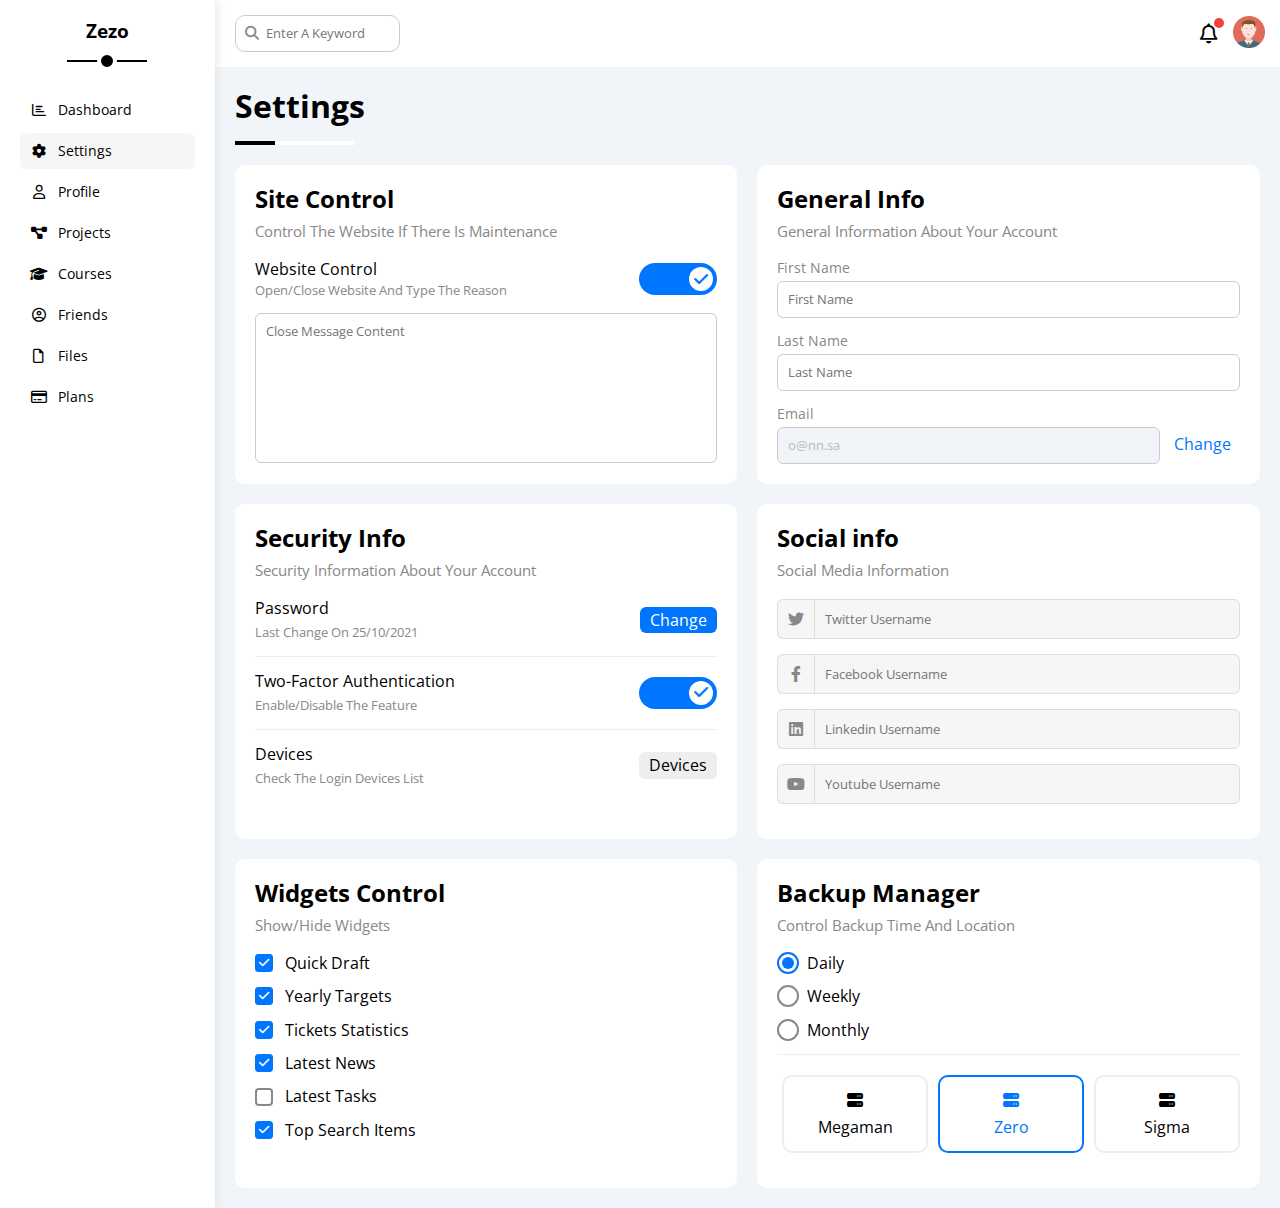
<file: settings.html>
<!DOCTYPE html>
<html lang="en">
  <head>
    <meta charset="UTF-8" />
    <meta http-equiv="X-UA-Compatible" content="IE=edge" />
    <meta name="viewport" content="width=device-width, initial-scale=1.0" />
    <!-- Render Elements Normally -->
    <link rel="stylesheet" href="css/normalize.css" />
    <!-- Font Awesome Library -->
    <link rel="stylesheet" href="css/all.min.css" />
    <!-- CSS Framework -->
    <link rel="stylesheet" href="css/framework.css" />
    <!-- CSS Main File -->
    <link rel="stylesheet" href="css/style.css" />
    <!-- Google Fonts -->
    <link rel="preconnect" href="https://fonts.googleapis.com" />
    <link rel="preconnect" href="https://fonts.gstatic.com" crossorigin />
    <link
      href="https://fonts.googleapis.com/css2?family=Open+Sans:wght@300;500;600;700;800&display=swap"
      rel="stylesheet"
    />
    <title>Settings</title>
  </head>
  <body>
    <div class="page d-flex">
      <div class="sidebar bg-white p-20 pos-rel">
        <h3 class="pos-rel txt-c mt-0">Zezo</h3>
        <ul>
          <li>
            <a
              href="index.html"
              class="d-flex align-c fs-14 c-black rad-6 p-10"
            >
              <i class="fa-regular fa-chart-bar fa-fw"></i>
              <span class="fs-14">Dashboard</span>
            </a>
          </li>
          <li>
            <a
              href="settings.html"
              class="active d-flex align-c fs-14 c-black rad-6 p-10"
            >
              <i class="fa-solid fa-gear fa-fw"></i>
              <span class="fs-14">Settings</span>
            </a>
          </li>
          <li>
            <a
              href="profile.html"
              class="d-flex align-c fs-14 c-black rad-6 p-10"
            >
              <i class="fa-regular fa-user fa-fw"></i>
              <span class="fs-14">Profile</span>
            </a>
          </li>
          <li>
            <a
              href="projects.html"
              class="d-flex align-c fs-14 c-black rad-6 p-10"
            >
              <i class="fa-solid fa-diagram-project fa-fw"></i>
              <span class="fs-14">Projects</span>
            </a>
          </li>
          <li>
            <a
              href="courses.html"
              class="d-flex align-c fs-14 c-black rad-6 p-10"
            >
              <i class="fa-solid fa-graduation-cap fa-fw"></i>
              <span class="fs-14">Courses</span>
            </a>
          </li>
          <li>
            <a
              href="friends.html"
              class="d-flex align-c fs-14 c-black rad-6 p-10"
            >
              <i class="fa-regular fa-circle-user fa-fw"></i>
              <span class="fs-14">Friends</span>
            </a>
          </li>
          <li>
            <a
              href="files.html"
              class="d-flex align-c fs-14 c-black rad-6 p-10"
            >
              <i class="fa-regular fa-file fa-fw"></i>
              <span class="fs-14">Files</span>
            </a>
          </li>
          <li>
            <a
              href="plans.html"
              class="d-flex align-c fs-14 c-black rad-6 p-10"
            >
              <i class="fa-regular fa-credit-card fa-fw"></i>
              <span class="fs-14">Plans</span>
            </a>
          </li>
        </ul>
      </div>
      <div class="content w-full hide-ovrflw">
        <!-- Start Head -->
        <div class="head bg-white p-15 between-flex">
          <div class="search pos-rel">
            <input
              type="search"
              class="p-10 rad-10 b-ccc"
              placeholder="Enter A Keyword"
            />
          </div>
          <div class="icons d-flex align-c">
            <span class="notification pos-rel">
              <i class="fa-regular fa-bell fa-lg"></i>
            </span>
            <a href="profile.html">
              <img src="images/avatar.png" alt="avatar" />
            </a>
          </div>
        </div>
        <!-- End Head -->
        <h1 class="pos-rel ml-20">Settings</h1>
        <!-- Start Settings Box -->
        <div class="settings-page d-grid gap-20 m-20">
          <!-- Start Site Control -->
          <div class="p-20 rad-10 bg-white">
            <h2 class="mt-0 mb-10">Site Control</h2>
            <p class="mt-0 mb-20 c-grey fs-15">
              Control The Website If There Is Maintenance
            </p>
            <div class="mb-15 between-flex">
              <div>
                <span>Website Control</span>
                <p class="fs-13 c-grey mt-5 mb-0">
                  Open/Close Website And Type The Reason
                </p>
              </div>
              <div>
                <label>
                  <input class="toggle-checkbox" type="checkbox" checked />
                  <div class="toggle-switch bg-ccc"></div>
                </label>
              </div>
            </div>
            <textarea
              class="close-message b-ccc no-resize p-10 rad-6 d-block w-full fs-13"
              placeholder="Close Message Content"
            ></textarea>
          </div>
          <!-- End Site Control -->
          <!-- Start General Info -->
          <div class="p-20 rad-10 bg-white">
            <h2 class="mt-0 mb-10">General Info</h2>
            <p class="mt-0 mb-20 c-grey fs-15">
              General Information About Your Account
            </p>
            <div class="mb-15">
              <label class="d-block fs-14 c-grey mb-5" for="first"
                >First Name</label
              >
              <input
                class="b-ccc rad-6 w-full p-10 d-block fs-13"
                type="text"
                id="first"
                placeholder="First Name"
              />
            </div>
            <div class="mb-15">
              <label class="d-block fs-14 c-grey mb-5" for="last"
                >Last Name</label
              >
              <input
                class="b-ccc rad-6 w-full p-10 d-block fs-13"
                type="text"
                id="last"
                placeholder="Last Name"
              />
            </div>
            <div>
              <label class="d-block fs-14 c-grey mb-5" for="email">Email</label>
              <input
                class="email b-ccc rad-6 w-full p-10 d-block fs-13 mr-10"
                type="email"
                id="email"
                placeholder="o@nn.sa"
                disabled
              />
              <a class="c-blue" href="#">Change</a>
            </div>
          </div>
          <!-- End General Info -->
          <!-- Start Security Info -->
          <div class="p-20 rad-10 bg-white">
            <h2 class="mt-0 mb-10">Security Info</h2>
            <p class="mt-0 mb-20 c-grey fs-15">
              Security Information About Your Account
            </p>
            <div class="between-flex bb-eee pb-15 mb-15">
              <div>
                <p class="mt-0 mb-5">Password</p>
                <span class="fs-13 c-grey">Last Change On 25/10/2021</span>
              </div>
              <a class="button btn-shape bg-blue c-white" href="#">Change</a>
            </div>
            <div class="between-flex bb-eee pb-15 mb-15">
              <div>
                <p class="mt-0 mb-5">Two-Factor Authentication</p>
                <span class="fs-13 c-grey">Enable/Disable The Feature</span>
              </div>
              <label>
                <input class="toggle-checkbox" type="checkbox" checked />
                <div class="toggle-switch bg-ccc"></div>
              </label>
            </div>
            <div class="between-flex pb-15">
              <div>
                <p class="mt-0 mb-5">Devices</p>
                <span class="fs-13 c-grey">Check The Login Devices List </span>
              </div>
              <a class="devices btn-shape bg-eee c-black" href="#">Devices</a>
            </div>
          </div>
          <!-- End Security Info -->
          <!-- Start Social -->
          <div class="social p-20 bg-white rad-10">
            <h2 class="mt-0 mb-10">Social info</h2>
            <p class="mt-0 mb-20 c-grey fs-15">Social Media Information</p>
            <div class="d-flex align-c mb-15">
              <i
                class="fa-brands fa-twitter center-flex c-grey b-ddd w-40 h-40"
              ></i>
              <input
                class="h-40 b-ddd w-full fs-13"
                type="text"
                placeholder="Twitter Username"
              />
            </div>
            <div class="d-flex align-c mb-15">
              <i
                class="fa-brands fa-facebook-f center-flex c-grey b-ddd w-40 h-40"
              ></i>
              <input
                class="h-40 b-ddd w-full fs-13"
                type="text"
                placeholder="Facebook Username"
              />
            </div>
            <div class="d-flex align-c mb-15">
              <i
                class="fa-brands fa-linkedin center-flex c-grey b-ddd w-40 h-40"
              ></i>
              <input
                class="h-40 b-ddd w-full fs-13"
                type="text"
                placeholder="Linkedin Username"
              />
            </div>
            <div class="d-flex align-c mb-15">
              <i
                class="fa-brands fa-youtube center-flex c-grey b-ddd w-40 h-40"
              ></i>
              <input
                class="h-40 b-ddd w-full fs-13"
                type="text"
                placeholder="Youtube Username"
              />
            </div>
          </div>
          <!-- End Social -->
          <!-- Start Widgets -->
          <div class="widgets p-20 rad-10 bg-white">
            <h2 class="mt-0 mb-10">Widgets Control</h2>
            <p class="mt-0 mb-20 c-grey fs-15">Show/Hide Widgets</p>
            <div class="control d-flex align-c mb-15">
              <input type="checkbox" id="one" checked />
              <label for="one">Quick Draft</label>
            </div>
            <div class="control d-flex align-c mb-15">
              <input type="checkbox" id="two" checked />
              <label for="two">Yearly Targets</label>
            </div>
            <div class="control d-flex align-c mb-15">
              <input type="checkbox" id="three" checked />
              <label for="three">Tickets Statistics</label>
            </div>
            <div class="control d-flex align-c mb-15">
              <input type="checkbox" id="four" checked />
              <label for="four">Latest News</label>
            </div>
            <div class="control d-flex align-c mb-15">
              <input type="checkbox" id="five" />
              <label for="five">Latest Tasks</label>
            </div>
            <div class="control d-flex align-c mb-15">
              <input type="checkbox" id="six" checked />
              <label for="six">Top Search Items</label>
            </div>
          </div>
          <!-- End Widgets -->
          <!-- Start Backup -->
          <div class="backup p-20 rad-10 bg-white">
            <h2 class="mt-0 mb-10">Backup Manager</h2>
            <p class="mt-0 mb-20 c-grey fs-15">
              Control Backup Time And Location
            </p>
            <div class="control d-flex align-c mb-15">
              <input type="radio" name="time" id="daily" checked />
              <label for="daily">Daily</label>
            </div>
            <div class="control d-flex align-c mb-15">
              <input type="radio" name="time" id="weekly" />
              <label for="weekly">Weekly</label>
            </div>
            <div class="control d-flex align-c mb-15">
              <input type="radio" name="time" id="monthly" />
              <label for="monthly">Monthly</label>
            </div>
            <div class="servers d-flex align-c txt-c bt-eee pt-20 gap-5">
              <input type="radio" name="server" id="megaman" />
              <div class="server w-full rad-10 mb-15">
                <label class="m-15 d-block" for="megaman">
                  <i class="fa-solid fa-server d-block mb-10"></i>
                  Megaman
                </label>
              </div>
              <input type="radio" name="server" id="zero" checked />
              <div class="server w-full rad-10 mb-15">
                <label class="m-15 d-block" for="zero">
                  <i class="fa-solid fa-server d-block mb-10"></i>
                  Zero
                </label>
              </div>
              <input type="radio" name="server" id="sigma" />
              <div class="server w-full rad-10 mb-15">
                <label class="m-15 d-block" for="sigma">
                  <i class="fa-solid fa-server d-block mb-10"></i>
                  Sigma
                </label>
              </div>
            </div>
          </div>
          <!-- End Backup -->
        </div>
        <!-- End Settings Box -->
      </div>
    </div>
  </body>
</html>
</file>
<file: css/framework.css>
/* Start Variables */
:root {
  --blue-color: #0075ff;
  --blue-alt-color: #0d69d5;
  --orange-color: #f59e0b;
  --green-color: #22c55e;
  --red-color: #f44336;
  --grey-color: #888;
  --main-transition: 0.3s;
}
/* End Variables */

/* Start Box */
.d-flex {
  display: flex;
}

.align-c {
  align-items: center;
}

.space-between {
  justify-content: space-between;
}

.wrap {
  flex-wrap: wrap;
}

.d-grid {
  display: grid;
}

.gap-5 {
  gap: 5px;
}

.gap-20 {
  gap: 20px;
}

.d-block {
  display: block;
}

@media (max-width: 767px) {
  .block-mobile {
    display: block;
  }

  .hide-mobile {
    display: none;
  }
}

/* End Box */

/* Start Padding, Margin and width*/
.p-10 {
  padding: 10px;
}

.p-15 {
  padding: 15px;
}

.p-20 {
  padding: 20px;
}

.pt-15 {
  padding-top: 15px;
}

.pt-20 {
  padding-top: 20px;
}

.pb-10 {
  padding-bottom: 10px;
}

.pb-15 {
  padding-bottom: 15px;
}

.pb-20 {
  padding-bottom: 20px;
}

.pl-15 {
  padding-left: 15px;
}

.m-0 {
  margin: 0;
}

.m-15 {
  margin: 15px;
}

.m-20 {
  margin: 20px;
}

.mt-0 {
  margin-top: 0;
}

.mt-5 {
  margin-top: 5px;
}

.mt-10 {
  margin-top: 10px;
}

.mt-15 {
  margin-top: 15px;
}

.mt-20 {
  margin-top: 20px;
}

.mt-25 {
  margin-top: 25px;
}

.mr-5 {
  margin-right: 5px;
}

.mr-10 {
  margin-right: 10px;
}

.mr-15 {
  margin-right: 15px;
}

.mr-20 {
  margin-right: 20px;
}

.mb-0 {
  margin-bottom: 0;
}

.mb-5 {
  margin-bottom: 5px;
}

.mb-10 {
  margin-bottom: 10px;
}

.mb-15 {
  margin-bottom: 15px;
}

.mb-20 {
  margin-bottom: 20px;
}

.mb-25 {
  margin-bottom: 25px;
}

.ml-5 {
  margin-left: 5px;
}

.ml-10 {
  margin-left: 10px;
}

.ml-20 {
  margin-left: 20px;
}

.w-full {
  width: 100%;
}

.w-fit {
  width: fit-content;
}

.w-40 {
  width: 40px;
}

.w-50 {
  width: 50px;
}

.w-70 {
  width: 70px;
}

.w-100 {
  width: 100px;
}

.h-full {
  height: 100%;
}

.h-40 {
  height: 40px;
}

.h-50 {
  height: 50px;
}

.h-70 {
  height: 70px;
}

.h-100 {
  height: 100px;
}
/* End Padding and Margin */

/* Start Color  */
.bg-white {
  background-color: white;
}

.bg-eee {
  background-color: #eee;
}

.bg-ccc {
  background-color: #ccc;
}

.bg-blue {
  background-color: var(--blue-color);
}

.bg-orange {
  background-color: var(--orange-color);
}

.bg-green {
  background-color: var(--green-color);
}

.bg-red {
  background-color: var(--red-color);
}

.bg-grey {
  background-color: var(--grey-color);
}

.c-black {
  color: black;
}

.c-white {
  color: white;
}

.c-grey {
  color: var(--grey-color);
}

.c-blue {
  color: var(--blue-color);
}

.c-orange {
  color: var(--orange-color);
}

.c-green {
  color: var(--green-color);
}

.c-red {
  color: var(--red-color);
}
/* End Color  */

/* Start Position */
.pos-rel {
  position: relative;
}

.pos-abs {
  position: absolute;
}
/* End Position */

/* Start Font */
.txt-c {
  text-align: center;
}

@media (max-width: 767px) {
  .txt-c-mobile {
    text-align: center;
  }
}

.fs-13 {
  font-size: 13px;
}

.fs-14 {
  font-size: 14px;
}

.fs-15 {
  font-size: 15px;
}

.fs-16 {
  font-size: 16px;
}

.fs-25 {
  font-size: 25px;
}

.fw-bold {
  font-weight: bold;
}

/* End Font */
/* Start Borders */
.rad-6 {
  border-radius: 6px;
}

.rad-10 {
  border-radius: 10px;
}

.rad-half {
  border-radius: 50%;
}

.b-none {
  border: none;
}

.b-white {
  border: 1px solid white;
}

.b-ccc {
  border: 1px solid #ccc;
}

.b-ddd {
  border: 1px solid #ddd;
}

.b-eee {
  border: 1px solid #eee;
}

.bt-eee {
  border-top: 1px solid #eee;
}

.br-eee {
  border-right: 1px solid #eee;
}

.bb-eee {
  border-bottom: 1px solid #eee;
}

.bl-eee {
  border-left: 1px solid #eee;
}
/* End Borders */
/* Start Form */
.no-resize {
  resize: none;
}
/* End Form */
/* Start Overflow */
.hide-ovrflw {
  overflow: hidden;
}
/* End Overflow */
/* Start Component */
.center-flex {
  display: flex;
  align-items: center;
  justify-content: center;
}

.between-flex {
  display: flex;
  align-items: center;
  justify-content: space-between;
}

.btn-shape {
  padding: 4px 10px;
  border-radius: 6px;
}

.toggle-checkbox {
  -webkit-appearance: none;
  appearance: none;
  display: none;
}

.toggle-switch {
  position: relative;
  width: 78px;
  height: 32px;
  border-radius: 16px;
  cursor: pointer;
  transition: var(--main-transition);
}
.toggle-switch::before {
  content: "\f00d";
  font-family: "Font Awesome 6 Free";
  font-weight: 900;
  color: var(--grey-color);
  width: 24px;
  height: 24px;
  background-color: white;
  border-radius: 50%;
  position: absolute;
  left: 4px;
  top: 4px;
  display: flex;
  justify-content: center;
  align-items: center;
  transition: var(--main-transition);
}
.toggle-checkbox:checked + .toggle-switch {
  background-color: var(--blue-color);
}

.toggle-checkbox:checked + .toggle-switch::before {
  content: "\f00c";
  left: 50px;
  color: var(--blue-color);
}

.settings-page :disabled {
  cursor: no-drop;
  background-color: #f0f4f8;
}
/* End Component */
</file>
<file: css/style.css>
/* Start Variables */
:root {
  --blue-color: #0075ff;
  --blue-alt-color: #0d69d5;
  --orange-color: #f59e0b;
  --green-color: #22c55e;
  --red-color: #f44336;
  --grey-color: #888;
  --main-transition: 0.3s;
}
/* End Variables */
/* Start Global Rules */
* {
  box-sizing: border-box;
}

*:focus {
  outline: none;
}

body {
  font-family: "Open Sans", sans-serif;
  margin: 0;
}

ul {
  padding: 0;
  list-style: none;
}

a {
  text-decoration: none;
}

::-webkit-scrollbar {
  width: 15px;
}

::-webkit-scrollbar-track {
  background-color: white;
}
::-webkit-scrollbar-thumb {
  background-color: var(--blue-color);
}
/* End Global Rules */
.page {
  background-color: #f1f5f9;
  min-height: 100vh;
}
/* Start Sidebar */
.sidebar {
  width: 250px;
  box-shadow: 0 0 10px #ddd;
}

.sidebar h3 {
  margin-bottom: 50px;
  position: relative;
}

@media (min-width: 768px) {
  .sidebar h3::before,
  .sidebar h3::after {
    content: "";
    position: absolute;
    background-color: black;
    left: 50%;
    transform: translateX(-50%);
  }
  .sidebar h3::before {
    width: 80px;
    height: 2px;
    bottom: -20px;
  }
  .sidebar h3::after {
    width: 12px;
    height: 12px;
    border-radius: 50%;
    border: 4px solid white;
    bottom: -29px;
  }
}

.sidebar ul li {
  margin-bottom: 5px;
}

.sidebar ul li a {
  transition: var(--main-transition);
}

.sidebar ul li a:hover,
.sidebar ul li a.active {
  background-color: #f6f6f6;
}

.sidebar ul li a span {
  margin-left: 10px;
}

@media (max-width: 767px) {
  .sidebar {
    width: 60px;
    padding: 10px;
  }
  .sidebar h3 {
    margin-bottom: 15px;
  }
  .sidebar ul li a span {
    display: none;
  }
}
/* End Sidebar */
/* Start Content */
.head .search::before {
  content: "\f002";
  font-family: "Font Awesome 6 Free";
  font-weight: 900;
  position: absolute;
  left: 15px;
  top: 50%;
  transform: translateY(-50%);
  font-size: 14px;
  color: var(--grey-color);
}

.head .search input {
  margin-left: 5px;
  padding-left: 30px;
  width: 165px;
  transition: width var(--main-transition);
  font-size: 13px;
}

.head .search input:focus {
  width: 200px;
}

.head .search input:focus::placeholder {
  opacity: 0;
}

.head .icons .notification::before {
  content: "";
  position: absolute;
  width: 10px;
  height: 10px;
  background-color: var(--red-color);
  right: -6px;
  top: -6px;
  border-radius: 50%;
}

.head .icons img {
  width: 32px;
  height: 32px;
  margin-left: 15px;
}

h1 {
  margin-bottom: 40px;
}

h1::before,
h1::after {
  content: "";
  position: absolute;
  height: 4px;
  bottom: -20px;
  left: 0;
}

h1::before {
  width: 120px;
  background-color: white;
}

h1::after {
  width: 40px;
  background-color: black;
}

.wrapper {
  grid-template-columns: repeat(auto-fill, minmax(450px, 1fr));
}

@media (max-width: 767px) {
  .wrapper {
    grid-template-columns: minmax(200px, 1fr);
    gap: 10px;
    margin-right: 10px;
    margin-left: 10px;
  }
}
/* Start Welcome */
.welcome .intro img {
  width: 200px;
  margin-bottom: -10px;
}

.welcome .avatar {
  width: 64px;
  height: 64px;
  border: 2px solid white;
  border-radius: 50%;
  padding: 2px;
  box-shadow: 0 0 5px #ddd;
  margin-left: 15px;
  margin-top: -32px;
}

@media (max-width: 767px) {
  .welcome .avatar {
    margin-left: 0;
  }
}

.welcome .body > div {
  flex: 1;
}

@media (max-width: 767px) {
  .welcome .body > div:not(:last-child) {
    margin-bottom: 20px;
  }
}

.welcome .visit {
  margin: 0 15px 15px auto;
  transition: var(--main-transition);
}

.welcome .visit:hover {
  background-color: var(--blue-alt-color);
}
/* End Welcome */
/* Start Quick Draft */
.quick-draft textarea {
  resize: none;
  min-height: 180px;
}

.quick-draft .save {
  margin-left: auto;
  cursor: pointer;
  transition: var(--main-transition);
}

.quick-draft .save:hover {
  background-color: var(--blue-alt-color);
}
/* End Quick Draft */
/* Start Targets */
.targets .target-row .icon {
  width: 80px;
  height: 80px;
  margin-right: 15px;
}

.targets .target-row .details {
  flex: 1;
}

.targets .money .icon,
.targets .money .details .progress {
  background-color: rgb(0 117 255 / 20%);
}

.targets .projects .icon,
.targets .projects .details .progress {
  background-color: rgb(245 158 11 / 20%);
}

.targets .team .icon,
.targets .team .details .progress {
  background-color: rgb(34 197 94 / 20%);
}

.targets .target-row .details .progress {
  height: 4px;
}

.targets .target-row .details .progress > span {
  height: 100%;
}

.targets .target-row .details .progress > span span {
  position: absolute;
  padding: 2px 5px;
  right: -16px;
  bottom: 12px;
}

.targets .target-row .details .progress > span span::before {
  content: "";
  position: absolute;
  border-color: transparent;
  border-width: 5px;
  border-style: solid;
  bottom: -9px;
  left: 50%;
  transform: translateX(-50%);
}

.targets .target-row .details .progress > .money span::before {
  border-top-color: var(--blue-color);
}

.targets .target-row .details .progress > .projects span::before {
  border-top-color: var(--orange-color);
}

.targets .target-row .details .progress > .team span::before {
  border-top-color: var(--green-color);
}
/* End Targets */
/* Start Tickets */
.tickets .box {
  width: calc(50% - 10px);
}

@media (max-width: 767px) {
  .tickets .box {
    width: 100%;
  }
}
/* End Tickets */
/* Start Latest News */
.latest-news .info {
  flex-grow: 1;
}

.latest-news .news-row div:last-child {
  margin-left: auto;
  margin-right: auto;
}
/* End Latest News */
/* Start Tasks */
.tasks .delete {
  cursor: pointer;
  transition: var(--main-transition);
}

.tasks .delete:hover {
  color: var(--red-color);
}

.tasks .finished {
  opacity: 0.3;
}

.tasks .finished h3,
.tasks .finished p {
  text-decoration: line-through;
}
/* End Tasks */
/* Start Current Project */
.current-project img {
  position: absolute;
  width: 160px;
  right: 0;
  bottom: 0;
  opacity: 0.1;
}

.current-project ul::before {
  content: "";
  position: absolute;
  left: 11px;
  height: 100%;
  width: 2px;
  background-color: var(--blue-color);
}

@media (max-width: 767px) {
  .current-project ul::before {
    height: calc(100% - 6px);
  }
}

.current-project ul li::before {
  content: "";
  width: 20px;
  height: 20px;
  background-color: white;
  border-radius: 50%;
  border: 2px solid white;
  outline: 2px solid var(--blue-color);
  display: block;
  margin-right: 15px;
  z-index: 1;
}
.current-project ul li.done::before {
  background-color: var(--blue-color);
}
.current-project ul li.current::before {
  animation: glow 0.8s infinite alternate;
}
/* End Current Project */
/* Start Reminders */
.reminders .reminder > span {
  width: 15px;
  height: 15px;
}

.reminders .blue {
  border-left: 2px solid var(--blue-color);
}

.reminders .green {
  border-left: 2px solid var(--green-color);
}

.reminders .orange {
  border-left: 2px solid var(--orange-color);
}

.reminders .red {
  border-left: 2px solid var(--red-color);
}
/* End Reminders */
/* Start Latest Post */
.latest-post .post {
  text-transform: capitalize;
  line-height: 1.8;
  min-height: 130px;
}
/* End Latest Post */
/* Start Social Media */
.social-media .box {
  padding-left: 70px;
}

.social-media .box i {
  position: absolute;
  left: 0;
  top: 0;
  transition: var(--main-transition);
}

.social-media .box i:hover {
  transform: rotate(5deg);
}

.social-media .twitter {
  background-color: rgb(29 161 242 / 20%);
}

.social-media .twitter i,
.social-media .twitter a {
  background-color: rgb(29, 161, 242);
}

.social-media .facebook {
  background-color: rgb(24, 119, 242, 0.2);
}

.social-media .facebook i,
.social-media .facebook a {
  background-color: rgb(24, 119, 242);
}

.social-media .youtube {
  background-color: rgb(255, 0, 0, 0.2);
}

.social-media .youtube i,
.social-media .youtube a {
  background-color: rgb(255, 0, 0);
}

.social-media .linkedin {
  background-color: rgb(0, 119, 181, 0.2);
}

.social-media .linkedin i,
.social-media .linkedin a {
  background-color: rgb(0, 119, 181);
}
/* End Social Media */
/* End Content */
/* Start Table */
.project-table {
  overflow-x: auto;
}

table {
  min-width: 1000px;
  border-spacing: 0;
}

table img {
  width: 32px;
  height: 32px;
  border-radius: 50%;
  padding: 2px;
  background-color: white;
}

table tbody tr {
  transition: var(--main-transition);
}

table tbody tr:hover {
  background-color: #faf7f7;
}

table tbody td img:not(:first-child) {
  margin-left: -20px;
}

/* End Table */
/* Start Settings */
.settings-page {
  grid-template-columns: repeat(auto-fill, minmax(450px, 1fr));
}
@media (max-width: 767px) {
  .settings-page {
    grid-template-columns: minmax(100px, 1fr);
    margin-left: 10px;
    margin-right: 10px;
    gap: 10px;
  }
}

.settings-page .close-message {
  min-height: 150px;
}

.settings-page .email {
  display: inline-flex;
  width: calc(100% - 80px);
}

.settings-page .email::placeholder {
  color: #bbb;
}

.settings-page .button,
.settings-page .devices {
  transition: var(--main-transition);
}

.settings-page .button:hover {
  background-color: var(--blue-alt-color);
}

.settings-page .devices:hover {
  background-color: #e3e2e2;
}

.settings-page .social > div i {
  border-radius: 6px 0 0 6px;
  border-right: none;
  transition: var(--main-transition);
  background-color: #f6f6f6;
}
.settings-page .social > div:focus-within i {
  color: black;
}
.settings-page .social > div input {
  border-radius: 0 6px 6px 0;
  padding-left: 10px;
  background-color: #f6f6f6;
}

.widgets input[type="checkbox"] {
  -webkit-appearance: none;
  appearance: none;
}
.widgets label {
  padding-left: 30px;
  position: relative;
  cursor: pointer;
}

.widgets label::before,
.widgets label::after {
  position: absolute;
  top: 50%;
  left: 0;
  margin-top: -9px;
  border-radius: 4px;
  transition: var(--main-transition);
}

.widgets label::before {
  content: "";
  width: 14px;
  height: 14px;
  border: 2px solid var(--grey-color);
}

.widgets label:hover:before {
  border-color: var(--blue-alt-color);
}

.widgets label::after {
  content: "\f00c";
  font-family: "Font Awesome 6 Free";
  font-weight: 900;
  font-size: 12px;
  width: 18px;
  height: 18px;
  background-color: var(--blue-color);
  color: white;
  display: flex;
  justify-content: center;
  align-items: center;
  transform: scale(0) rotate(360deg);
}

.widgets input[type="checkbox"]:checked + label::after {
  transform: scale(1);
}

.backup input[type="radio"] {
  -webkit-appearance: none;
  appearance: none;
}

.backup input[type="radio"] + label {
  padding-left: 30px;
  position: relative;
  cursor: pointer;
}

.backup input[type="radio"] + label::before {
  content: "";
  width: 18px;
  height: 18px;
  position: absolute;
  border: 2px solid var(--grey-color);
  left: 0;
  top: 50%;
  transform: translateY(-50%);
  border-radius: 50%;
}

.backup input[type="radio"] + label::after {
  content: "";
  width: 12px;
  height: 12px;
  position: absolute;
  background-color: var(--blue-color);
  border-radius: 50%;
  left: 5px;
  top: 50%;
  transform: translateY(-50%) scale(0);
}

.backup input[type="radio"]:checked + label::before {
  border-color: var(--blue-color);
}

.backup input[type="radio"]:checked + label::after {
  transform: translateY(-50%) scale(1);
}

@media (max-width: 767px) {
  .backup .servers {
    flex-wrap: wrap;
  }
}

.backup .servers .server {
  border: 2px solid #eee;
}

.backup .server label {
  cursor: pointer;
}

.backup .servers input[type="radio"]:checked + .server {
  color: var(--blue-color);
  border-color: var(--blue-color);
}
/* End Settings */
/* Start Profile */
@media (max-width: 767px) {
  .profile-page {
    margin-left: 10px;
    margin-right: 10px;
  }

  .overview {
    flex-direction: column;
    gap: 10px;
  }
}

.avatar-box {
  width: 300px;
}

@media (min-width: 768px) {
  .avatar-box {
    border-right: 1px solid #eee;
  }
}
.avatar-box > img {
  width: 120px;
  height: 120px;
}
.avatar-box .progress {
  width: 70%;
  height: 5px;
  margin: auto;
}

.avatar-box .progress span {
  position: absolute;
  left: 0;
  top: 0;
}

.info-box {
  flex-wrap: wrap;
}

.info-box .box {
  flex-wrap: wrap;
  transition: var(--main-transition);
}

.info-box .box:hover {
  background-color: #f6f6f6;
}

.info-box .box > div {
  min-width: 250px;
  padding: 10px 0 0;
}

.info-box .box .toggle-switch {
  height: 20px;
}
.info-box .box .toggle-switch::before {
  top: 4px;
  width: 12px;
  height: 12px;
  font-size: 8px;
}
.info-box .box input[type="checkbox"]:checked + .toggle-switch::before {
  left: 62px;
}

@media (max-width: 767px) {
  .info-box .box .toggle-switch {
    margin: auto;
  }
}

.other-data {
  flex-wrap: wrap;
}

.other-data .skills {
  flex-grow: 1;
}

.other-data .activities {
  flex-grow: 2;
}

.activities .activity img {
  width: 65px;
  height: 65px;
}

.activities .activity .date {
  margin-left: auto;
  text-align: end;
}

@media (max-width: 767px) {
  .activities .activity {
    flex-direction: column;
  }
  .activities .activity img {
    margin: 0 auto 10px;
  }
  .activities .activity .date {
    margin: 15px auto 0;
    text-align: center;
  }
}
/* End Profile */
/* Start Projects */
.projects-page {
  grid-template-columns: repeat(auto-fill, minmax(450px, 1fr));
}
@media (max-width: 767px) {
  .projects-page {
    grid-template-columns: minmax(100px, 1fr);
    gap: 10px;
    margin-left: 10px;
    margin-right: 10px;
  }
}

.projects-page .project .images {
  margin-top: 45px;
}

.projects-page .project img {
  border: 2px solid white;
  position: relative;
}

.projects-page .project img:hover {
  cursor: pointer;
  z-index: 100;
}

.projects-page .project img:not(:first-child) {
  margin-left: -20px;
}

.projects-page .project .keyword {
  justify-content: flex-end;
}

@media (max-width: 767px) {
  .projects-page .project .keyword {
    flex-direction: column;
    align-items: flex-start;
    justify-content: flex-start;
    gap: 15px;
  }

  .projects-page .project .keyword span {
    margin: 0;
  }
}

.projects-page .project .progress {
  width: 45%;
  height: 8px;
}

.projects-page .project .progress span {
  position: absolute;
  left: 0;
  top: 0;
}
/* End Projects */
/* Start Courses */
.courses-page {
  grid-template-columns: repeat(auto-fill, minmax(300px, 1fr));
}
@media (max-width: 767px) {
  .courses-page {
    grid-template-columns: minmax(100px, 1fr);
    gap: 10px;
    margin-left: 10px;
    margin-right: 10px;
  }
}

.courses-page .course .cover-holder {
  position: relative;
}

.courses-page .course .cover {
  max-width: 100%;
}

.courses-page .course .cover-holder::before {
  content: "";
  position: absolute;
  width: 100%;
  height: calc(100% - 3px);
  left: 0;
  top: 0;
  background-color: rgb(136, 136, 136, 20%);
  z-index: 1;
}

.courses-page .course .instructor {
  width: 64px;
  height: 64px;
  position: absolute;
  left: 20px;
  top: 20px;
  border-radius: 50%;
  border: 2px solid white;
  z-index: 1000;
}

.courses-page .course p {
  line-height: 1.6;
}

.courses-page .course .info span:first-child {
  position: absolute;
  left: 50%;
  top: 0;
  transform: translate(-50%, -50%);
}
/* End Courses */
/* Start Friends */
.friends-page {
  grid-template-columns: repeat(auto-fill, minmax(300px, 1fr));
}
@media (max-width: 767px) {
  .friends-page {
    grid-template-columns: minmax(100px, 1fr);
    gap: 10px;
    margin-left: 10px;
    margin-right: 10px;
  }
}

.friends-page .friend::before,
.friends-page .friend::after {
  font-family: "Font Awesome 6 Free";
  font-weight: 900;
  position: absolute;
  color: var(--grey-color);
  background-color: #eee;
  width: 32px;
  height: 32px;
  border-radius: 50%;
  display: flex;
  justify-content: center;
  align-items: center;
  font-size: 13px;
  cursor: pointer;
  transition: var(--main-transition);
}

.friends-page .friend::before:hover,
.friends-page .friend::after:hover {
  background-color: var(--blue-color);
  color: white;
}

.friends-page .friend::before {
  content: "\f095";
  left: 10px;
  top: 10px;
}

.friends-page .friend::after {
  content: "\f0e0";
  left: 45px;
  top: 10px;
}

.friends-page .friend .vip {
  position: absolute;
  right: 0;
  top: 50%;
  transform: translateY(-50%);
  font-size: 40px;
  color: var(--orange-color);
  opacity: 0.2;
}

.friend div > div {
  text-align: left;
}
/* End Friends */
/* Start Files */
.files-page {
  flex-direction: row-reverse;
  align-items: flex-start;
}

@media (max-width: 767px) {
  .files-page {
    flex-direction: column;
    align-items: normal;
    margin-left: 10px;
    margin-right: 10px;
    gap: 10px;
  }
}

.files-page .files-stats {
  min-width: 260px;
}

.files-page .files-stats .blue {
  background-color: rgb(0, 119, 255, 20%);
}
.files-page .files-stats .green {
  background-color: rgb(34, 197, 94, 20%);
}
.files-page .files-stats .red {
  background-color: rgb(244, 67, 54, 20%);
}
.files-page .files-stats .orange {
  background-color: rgb(245, 158, 11, 20%);
}

.files-page .files-stats .size {
  margin-left: auto;
}

.files-page .files-stats .upload {
  margin: 15px auto 0;
  padding: 10px 15px;
  transition: var(--main-transition);
}

.files-page .files-stats .upload:hover {
  background-color: var(--blue-alt-color);
}

.files-page .files-stats .upload:hover i {
  animation: jump 0.3s infinite ease-in alternate;
}

.files-page .files-content {
  grid-template-columns: repeat(auto-fill, minmax(200px, 1fr));
  flex-grow: 1;
}

.files-page .files-content .file img {
  transition: var(--main-transition);
}

.files-page .files-content .file img:hover {
  transform: rotate(6deg);
}
/* End Files */
/* Start Plans */
.plans-page {
  grid-template-columns: repeat(auto-fill, minmax(450px, 1fr));
}
@media (max-width: 767px) {
  .plans-page {
    grid-template-columns: minmax(250px, 1fr);
    gap: 10px;
    margin-right: 10px;
    margin-left: 10px;
  }
}

.plans-page .plan .top {
  border: 3px solid white;
  outline: 3px solid transparent;
}

.plans-page .plan.green .top {
  outline-color: var(--green-color);
}

.plans-page .plan.blue .top {
  outline-color: var(--blue-color);
}

.plans-page .plan.orange .top {
  outline-color: var(--orange-color);
}

.plans-page .plan .price {
  font-size: 40px;
  margin: auto;
}

.plans-page .plan .price span {
  font-size: 25px;
  left: -20px;
}

.plans-page .plan ul li {
  position: relative;
}

.plans-page .plan ul li i:first-child {
  margin-right: 5px;
}

.plans-page .plan ul li i.yes {
  color: var(--green-color);
}

.plans-page .plan ul li i:not(.yes, .help) {
  color: var(--red-color);
}

.plans-page .plan ul li i.help {
  color: var(--grey-color);
  position: absolute;
  right: 0;
  top: 50%;
  transform: translateY(-50%);
  cursor: pointer;
}

@media (max-width: 767px) {
  .plans-page .plan a {
    margin: auto;
    padding: 6px 16px;
  }
}

/* End Plans */
/* Start Animation */
@keyframes glow {
  from {
    background-color: white;
  }
  to {
    background-color: var(--blue-color);
  }
}

@keyframes jump {
  from {
    transform: translateY(0);
  }
  to {
    transform: translateY(-5px);
  }
}
/* End Animation */
</file>
